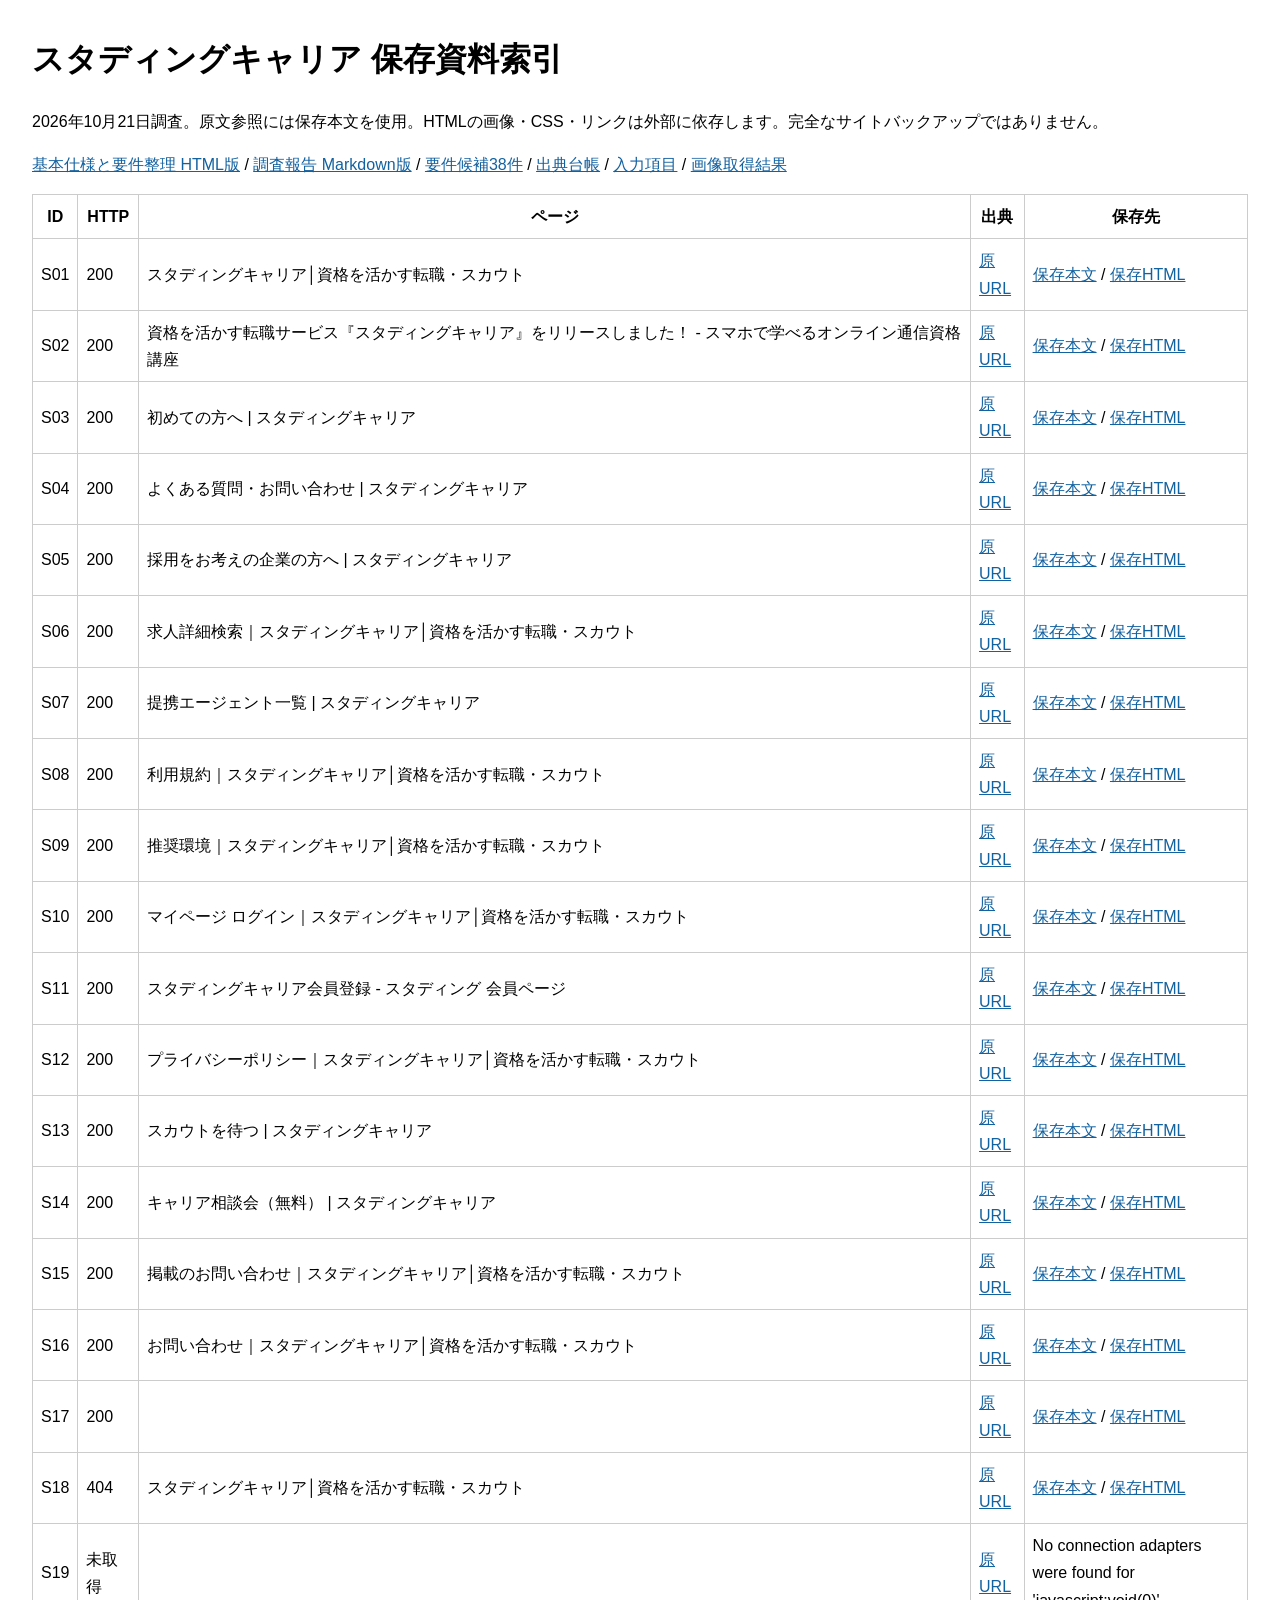
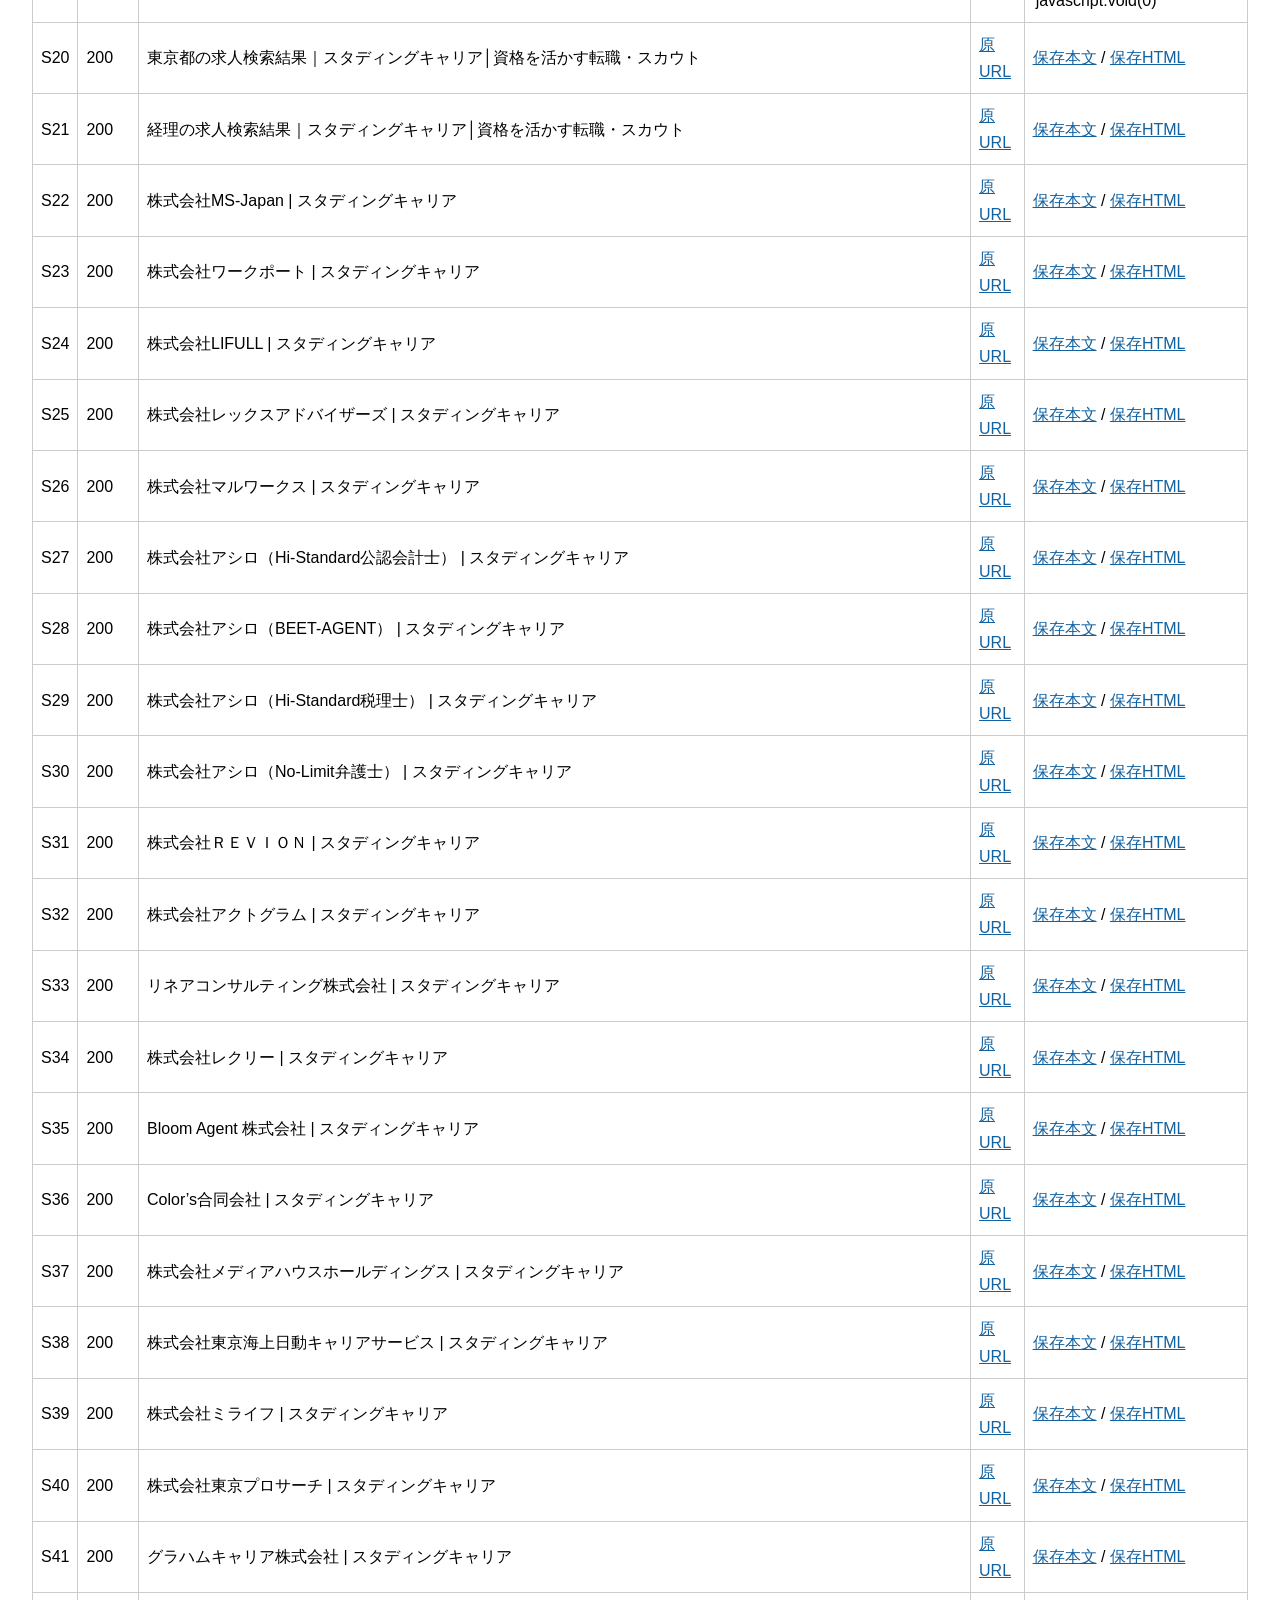
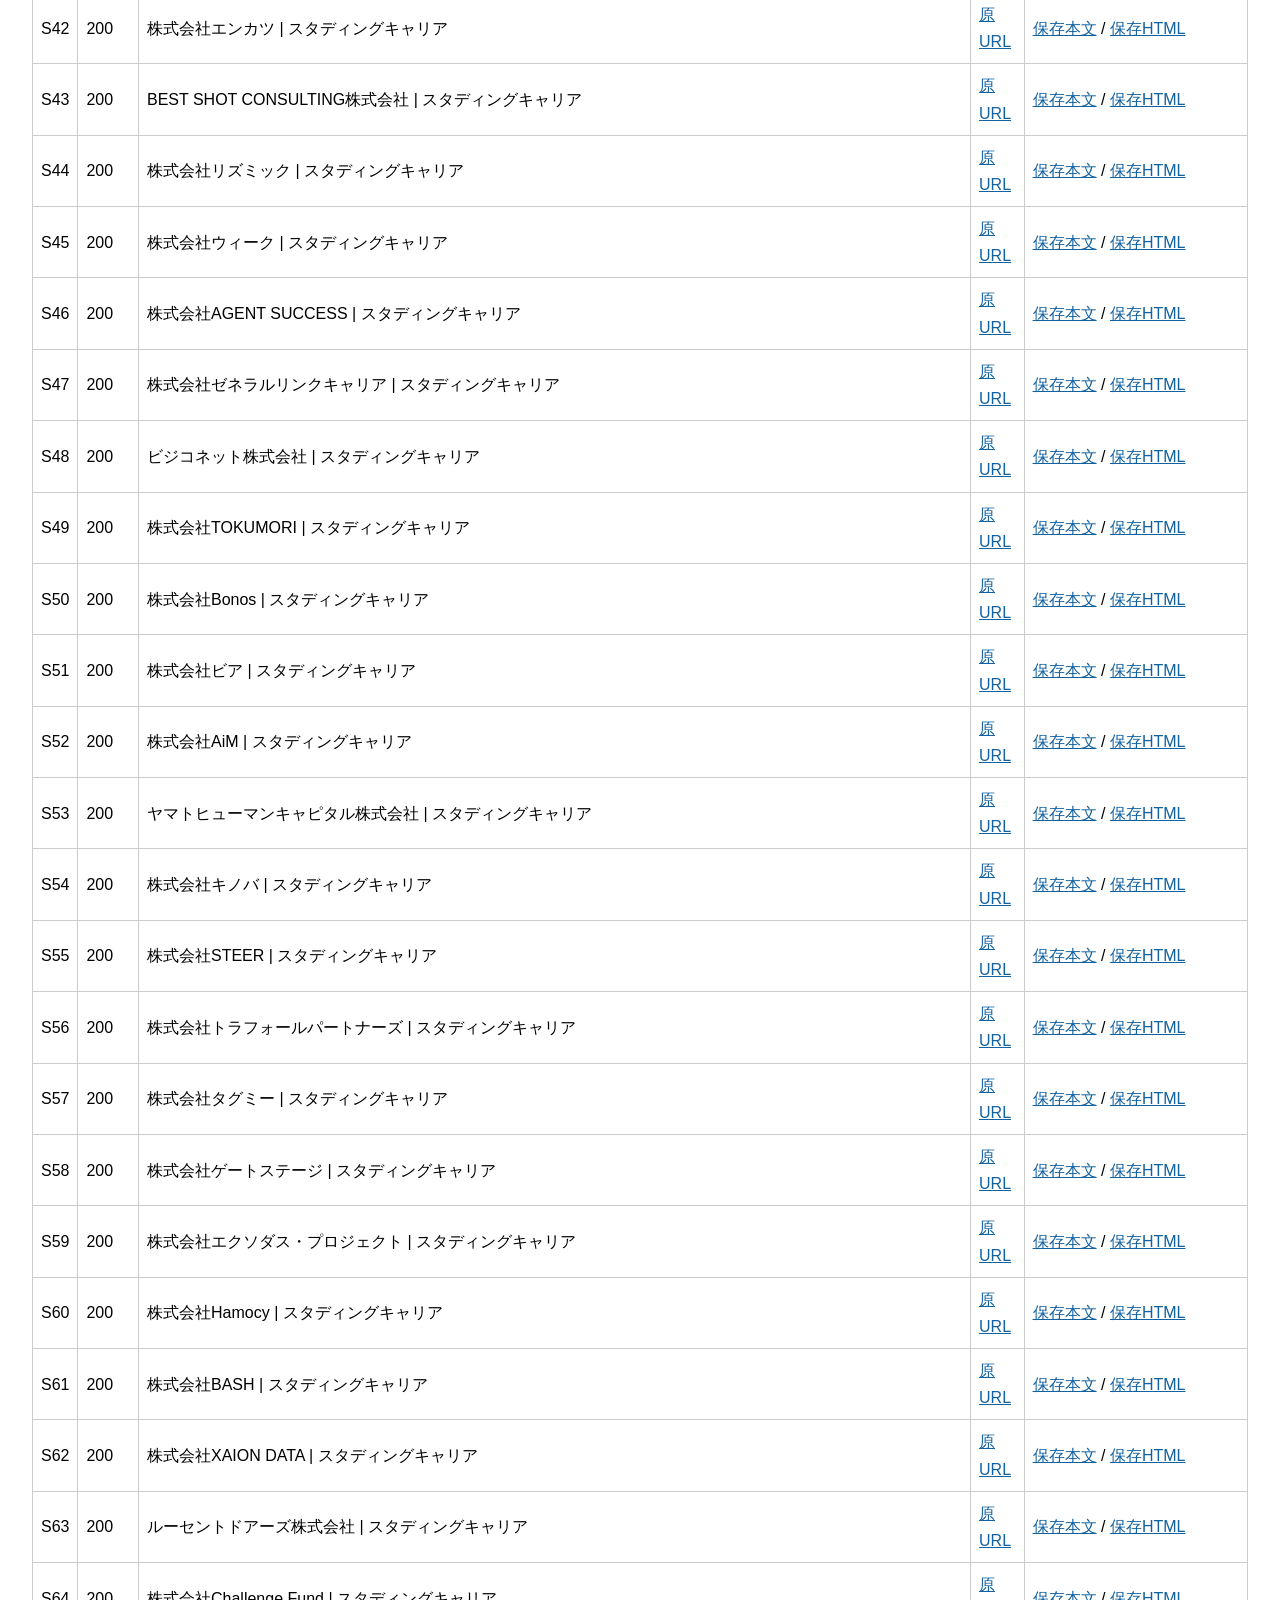
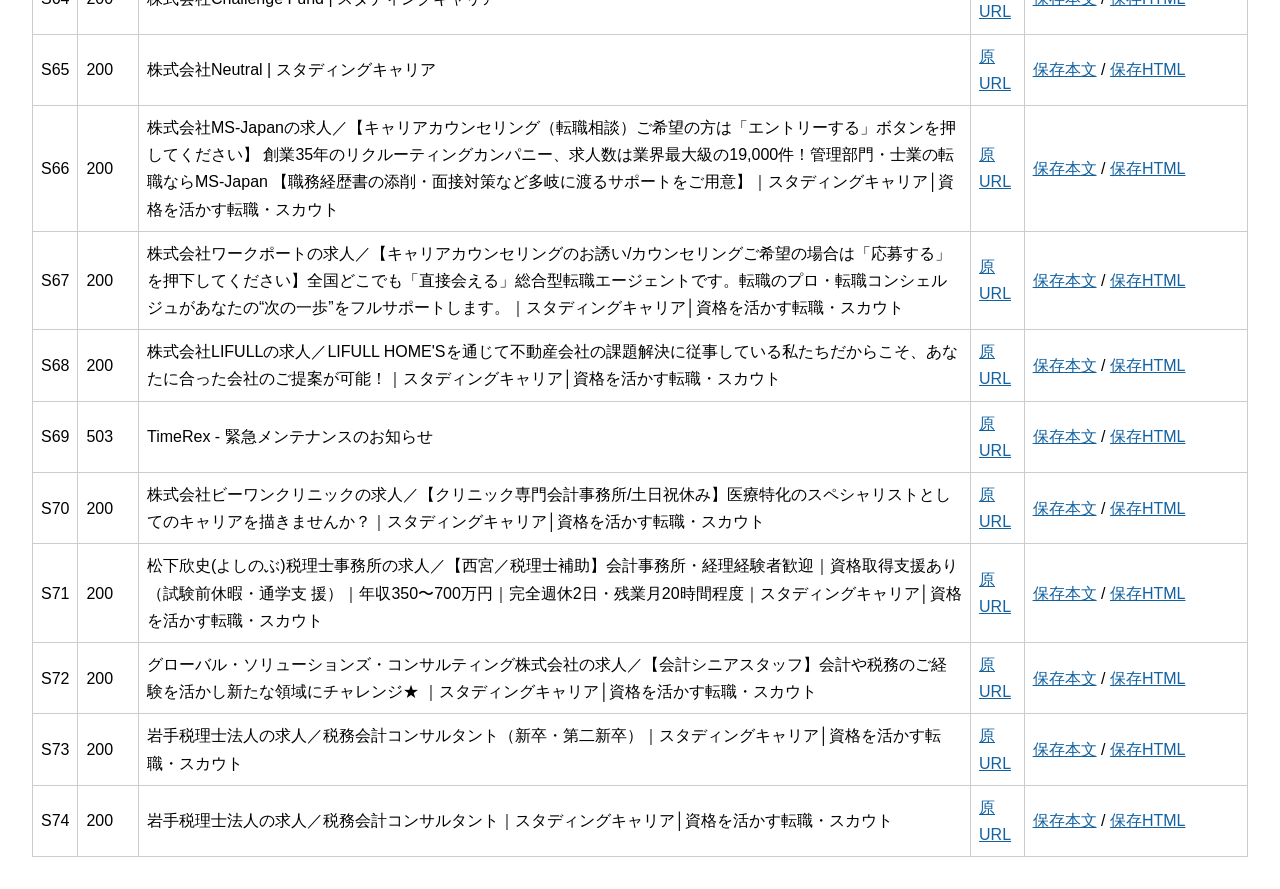
<file: research_20261021/index.html>
<!doctype html><html lang="ja"><meta charset="utf-8"><title>スタディングキャリア 保存資料索引</title><style>body{font:16px/1.7 sans-serif;margin:32px;max-width:1400px}table{border-collapse:collapse;width:100%}td,th{border:1px solid #ccc;padding:8px}a{color:#1261a0}</style><h1>スタディングキャリア 保存資料索引</h1><p>2026年10月21日調査。原文参照には保存本文を使用。HTMLの画像・CSS・リンクは外部に依存します。完全なサイトバックアップではありません。</p><p><a href="基本仕様と要件整理.html">基本仕様と要件整理 HTML版</a> / <a href="要件定義の基礎調査.md">調査報告 Markdown版</a> / <a href="requirements.csv">要件候補38件</a> / <a href="sources.csv">出典台帳</a> / <a href="form_fields.csv">入力項目</a> / <a href="assets_manifest.json">画像取得結果</a></p><table><tr><th>ID</th><th>HTTP</th><th>ページ</th><th>出典</th><th>保存先</th></tr><tr><td>S01</td><td>200</td><td>スタディングキャリア│資格を活かす転職・スカウト</td><td><a href="https://career.studying.jp/">原URL</a></td><td><a href="sources/S01.txt">保存本文</a> / <a href="sources/S01.html">保存HTML</a></td></tr><tr><td>S02</td><td>200</td><td>資格を活かす転職サービス『スタディングキャリア』をリリースしました！ - スマホで学べるオンライン通信資格講座</td><td><a href="https://studying.jp/career_release.html">原URL</a></td><td><a href="sources/S02.txt">保存本文</a> / <a href="sources/S02.html">保存HTML</a></td></tr><tr><td>S03</td><td>200</td><td>初めての方へ  |  スタディングキャリア</td><td><a href="https://career.studying.jp/column/about">原URL</a></td><td><a href="sources/S03.txt">保存本文</a> / <a href="sources/S03.html">保存HTML</a></td></tr><tr><td>S04</td><td>200</td><td>よくある質問・お問い合わせ  |  スタディングキャリア</td><td><a href="https://career.studying.jp/column/faq">原URL</a></td><td><a href="sources/S04.txt">保存本文</a> / <a href="sources/S04.html">保存HTML</a></td></tr><tr><td>S05</td><td>200</td><td>採用をお考えの企業の方へ  |  スタディングキャリア</td><td><a href="https://career.studying.jp/column/corporation">原URL</a></td><td><a href="sources/S05.txt">保存本文</a> / <a href="sources/S05.html">保存HTML</a></td></tr><tr><td>S06</td><td>200</td><td>求人詳細検索｜スタディングキャリア│資格を活かす転職・スカウト</td><td><a href="https://career.studying.jp/kyujin/search-detail">原URL</a></td><td><a href="sources/S06.txt">保存本文</a> / <a href="sources/S06.html">保存HTML</a></td></tr><tr><td>S07</td><td>200</td><td>提携エージェント一覧  |  スタディングキャリア</td><td><a href="https://career.studying.jp/column/agent-list">原URL</a></td><td><a href="sources/S07.txt">保存本文</a> / <a href="sources/S07.html">保存HTML</a></td></tr><tr><td>S08</td><td>200</td><td>利用規約｜スタディングキャリア│資格を活かす転職・スカウト</td><td><a href="https://career.studying.jp/policy?policy_no=7">原URL</a></td><td><a href="sources/S08.txt">保存本文</a> / <a href="sources/S08.html">保存HTML</a></td></tr><tr><td>S09</td><td>200</td><td>推奨環境｜スタディングキャリア│資格を活かす転職・スカウト</td><td><a href="https://career.studying.jp/contents/accessibility">原URL</a></td><td><a href="sources/S09.txt">保存本文</a> / <a href="sources/S09.html">保存HTML</a></td></tr><tr><td>S10</td><td>200</td><td>マイページ ログイン｜スタディングキャリア│資格を活かす転職・スカウト</td><td><a href="https://career.studying.jp/mypage/login">原URL</a></td><td><a href="sources/S10.txt">保存本文</a> / <a href="sources/S10.html">保存HTML</a></td></tr><tr><td>S11</td><td>200</td><td>スタディングキャリア会員登録 - スタディング 会員ページ</td><td><a href="https://member.studying.jp/career/signup/">原URL</a></td><td><a href="sources/S11.txt">保存本文</a> / <a href="sources/S11.html">保存HTML</a></td></tr><tr><td>S12</td><td>200</td><td>プライバシーポリシー｜スタディングキャリア│資格を活かす転職・スカウト</td><td><a href="https://career.studying.jp/policy?policy_no=6">原URL</a></td><td><a href="sources/S12.txt">保存本文</a> / <a href="sources/S12.html">保存HTML</a></td></tr><tr><td>S13</td><td>200</td><td>スカウトを待つ  |  スタディングキャリア</td><td><a href="https://career.studying.jp/column/scout">原URL</a></td><td><a href="sources/S13.txt">保存本文</a> / <a href="sources/S13.html">保存HTML</a></td></tr><tr><td>S14</td><td>200</td><td>キャリア相談会（無料）  |  スタディングキャリア</td><td><a href="https://career.studying.jp/column/careersupport">原URL</a></td><td><a href="sources/S14.txt">保存本文</a> / <a href="sources/S14.html">保存HTML</a></td></tr><tr><td>S15</td><td>200</td><td>掲載のお問い合わせ｜スタディングキャリア│資格を活かす転職・スカウト</td><td><a href="https://career.studying.jp/inquiry">原URL</a></td><td><a href="sources/S15.txt">保存本文</a> / <a href="sources/S15.html">保存HTML</a></td></tr><tr><td>S16</td><td>200</td><td>お問い合わせ｜スタディングキャリア│資格を活かす転職・スカウト</td><td><a href="https://career.studying.jp/member-inquiry">原URL</a></td><td><a href="sources/S16.txt">保存本文</a> / <a href="sources/S16.html">保存HTML</a></td></tr><tr><td>S17</td><td>200</td><td></td><td><a href="https://career.studying.jp/robots.txt">原URL</a></td><td><a href="sources/S17.txt">保存本文</a> / <a href="sources/S17.html">保存HTML</a></td></tr><tr><td>S18</td><td>404</td><td>スタディングキャリア│資格を活かす転職・スカウト</td><td><a href="https://career.studying.jp/sitemap.xml">原URL</a></td><td><a href="sources/S18.txt">保存本文</a> / <a href="sources/S18.html">保存HTML</a></td></tr><tr><td>S19</td><td>未取得</td><td></td><td><a href="javascript:void(0)">原URL</a></td><td>No connection adapters were found for &#x27;javascript:void(0)&#x27;</td></tr><tr><td>S20</td><td>200</td><td>東京都の求人検索結果｜スタディングキャリア│資格を活かす転職・スカウト</td><td><a href="https://career.studying.jp/zenkoku/PC13">原URL</a></td><td><a href="sources/S20.txt">保存本文</a> / <a href="sources/S20.html">保存HTML</a></td></tr><tr><td>S21</td><td>200</td><td>経理の求人検索結果｜スタディングキャリア│資格を活かす転職・スカウト</td><td><a href="https://career.studying.jp/zenkoku/MC2">原URL</a></td><td><a href="sources/S21.txt">保存本文</a> / <a href="sources/S21.html">保存HTML</a></td></tr><tr><td>S22</td><td>200</td><td>株式会社MS-Japan  |  スタディングキャリア</td><td><a href="https://career.studying.jp/column/agent/ms-japan">原URL</a></td><td><a href="sources/S22.txt">保存本文</a> / <a href="sources/S22.html">保存HTML</a></td></tr><tr><td>S23</td><td>200</td><td>株式会社ワークポート  |  スタディングキャリア</td><td><a href="https://career.studying.jp/column/agent/workport">原URL</a></td><td><a href="sources/S23.txt">保存本文</a> / <a href="sources/S23.html">保存HTML</a></td></tr><tr><td>S24</td><td>200</td><td>株式会社LIFULL  |  スタディングキャリア</td><td><a href="https://career.studying.jp/column/agent/lifull">原URL</a></td><td><a href="sources/S24.txt">保存本文</a> / <a href="sources/S24.html">保存HTML</a></td></tr><tr><td>S25</td><td>200</td><td>株式会社レックスアドバイザーズ  |  スタディングキャリア</td><td><a href="https://career.studying.jp/column/agent/rex">原URL</a></td><td><a href="sources/S25.txt">保存本文</a> / <a href="sources/S25.html">保存HTML</a></td></tr><tr><td>S26</td><td>200</td><td>株式会社マルワークス  |  スタディングキャリア</td><td><a href="https://career.studying.jp/column/agent/maruwa-kusu">原URL</a></td><td><a href="sources/S26.txt">保存本文</a> / <a href="sources/S26.html">保存HTML</a></td></tr><tr><td>S27</td><td>200</td><td>株式会社アシロ（Hi-Standard公認会計士）  |  スタディングキャリア</td><td><a href="https://career.studying.jp/column/agent/hi-standard-3">原URL</a></td><td><a href="sources/S27.txt">保存本文</a> / <a href="sources/S27.html">保存HTML</a></td></tr><tr><td>S28</td><td>200</td><td>株式会社アシロ（BEET-AGENT）  |  スタディングキャリア</td><td><a href="https://career.studying.jp/column/agent/beet-agent">原URL</a></td><td><a href="sources/S28.txt">保存本文</a> / <a href="sources/S28.html">保存HTML</a></td></tr><tr><td>S29</td><td>200</td><td>株式会社アシロ（Hi-Standard税理士）  |  スタディングキャリア</td><td><a href="https://career.studying.jp/column/agent/hi-standard-2">原URL</a></td><td><a href="sources/S29.txt">保存本文</a> / <a href="sources/S29.html">保存HTML</a></td></tr><tr><td>S30</td><td>200</td><td>株式会社アシロ（No-Limit弁護士）  |  スタディングキャリア</td><td><a href="https://career.studying.jp/column/agent/ashiro-no-limit-1">原URL</a></td><td><a href="sources/S30.txt">保存本文</a> / <a href="sources/S30.html">保存HTML</a></td></tr><tr><td>S31</td><td>200</td><td>株式会社ＲＥＶＩＯＮ  |  スタディングキャリア</td><td><a href="https://career.studying.jp/column/agent/revion">原URL</a></td><td><a href="sources/S31.txt">保存本文</a> / <a href="sources/S31.html">保存HTML</a></td></tr><tr><td>S32</td><td>200</td><td>株式会社アクトグラム  |  スタディングキャリア</td><td><a href="https://career.studying.jp/column/agent/actgram">原URL</a></td><td><a href="sources/S32.txt">保存本文</a> / <a href="sources/S32.html">保存HTML</a></td></tr><tr><td>S33</td><td>200</td><td>リネアコンサルティング株式会社  |  スタディングキャリア</td><td><a href="https://career.studying.jp/column/agent/lineaconsulting">原URL</a></td><td><a href="sources/S33.txt">保存本文</a> / <a href="sources/S33.html">保存HTML</a></td></tr><tr><td>S34</td><td>200</td><td>株式会社レクリー  |  スタディングキャリア</td><td><a href="https://career.studying.jp/column/agent/recree">原URL</a></td><td><a href="sources/S34.txt">保存本文</a> / <a href="sources/S34.html">保存HTML</a></td></tr><tr><td>S35</td><td>200</td><td>Bloom Agent 株式会社  |  スタディングキャリア</td><td><a href="https://career.studying.jp/column/agent/bloom-agent">原URL</a></td><td><a href="sources/S35.txt">保存本文</a> / <a href="sources/S35.html">保存HTML</a></td></tr><tr><td>S36</td><td>200</td><td>Color’s合同会社  |  スタディングキャリア</td><td><a href="https://career.studying.jp/column/agent/colorsllc">原URL</a></td><td><a href="sources/S36.txt">保存本文</a> / <a href="sources/S36.html">保存HTML</a></td></tr><tr><td>S37</td><td>200</td><td>株式会社メディアハウスホールディングス  |  スタディングキャリア</td><td><a href="https://career.studying.jp/column/agent/mediahouse">原URL</a></td><td><a href="sources/S37.txt">保存本文</a> / <a href="sources/S37.html">保存HTML</a></td></tr><tr><td>S38</td><td>200</td><td>株式会社東京海上日動キャリアサービス  |  スタディングキャリア</td><td><a href="https://career.studying.jp/column/agent/tokyokaijonichidocareer">原URL</a></td><td><a href="sources/S38.txt">保存本文</a> / <a href="sources/S38.html">保存HTML</a></td></tr><tr><td>S39</td><td>200</td><td>株式会社ミライフ  |  スタディングキャリア</td><td><a href="https://career.studying.jp/column/agent/miraif">原URL</a></td><td><a href="sources/S39.txt">保存本文</a> / <a href="sources/S39.html">保存HTML</a></td></tr><tr><td>S40</td><td>200</td><td>株式会社東京プロサーチ  |  スタディングキャリア</td><td><a href="https://career.studying.jp/column/agent/tokyoprofessionalserch">原URL</a></td><td><a href="sources/S40.txt">保存本文</a> / <a href="sources/S40.html">保存HTML</a></td></tr><tr><td>S41</td><td>200</td><td>グラハムキャリア株式会社  |  スタディングキャリア</td><td><a href="https://career.studying.jp/column/agent/grahamcareer">原URL</a></td><td><a href="sources/S41.txt">保存本文</a> / <a href="sources/S41.html">保存HTML</a></td></tr><tr><td>S42</td><td>200</td><td>株式会社エンカツ  |  スタディングキャリア</td><td><a href="https://career.studying.jp/column/agent/enkatsu">原URL</a></td><td><a href="sources/S42.txt">保存本文</a> / <a href="sources/S42.html">保存HTML</a></td></tr><tr><td>S43</td><td>200</td><td>BEST SHOT CONSULTING株式会社  |  スタディングキャリア</td><td><a href="https://career.studying.jp/column/agent/best-shot-consulting">原URL</a></td><td><a href="sources/S43.txt">保存本文</a> / <a href="sources/S43.html">保存HTML</a></td></tr><tr><td>S44</td><td>200</td><td>株式会社リズミック  |  スタディングキャリア</td><td><a href="https://career.studying.jp/column/agent/lismic">原URL</a></td><td><a href="sources/S44.txt">保存本文</a> / <a href="sources/S44.html">保存HTML</a></td></tr><tr><td>S45</td><td>200</td><td>株式会社ウィーク  |  スタディングキャリア</td><td><a href="https://career.studying.jp/column/agent/weec">原URL</a></td><td><a href="sources/S45.txt">保存本文</a> / <a href="sources/S45.html">保存HTML</a></td></tr><tr><td>S46</td><td>200</td><td>株式会社AGENT SUCCESS  |  スタディングキャリア</td><td><a href="https://career.studying.jp/column/agent/agentsuccess">原URL</a></td><td><a href="sources/S46.txt">保存本文</a> / <a href="sources/S46.html">保存HTML</a></td></tr><tr><td>S47</td><td>200</td><td>株式会社ゼネラルリンクキャリア  |  スタディングキャリア</td><td><a href="https://career.studying.jp/column/agent/generallinkcareer">原URL</a></td><td><a href="sources/S47.txt">保存本文</a> / <a href="sources/S47.html">保存HTML</a></td></tr><tr><td>S48</td><td>200</td><td>ビジコネット株式会社  |  スタディングキャリア</td><td><a href="https://career.studying.jp/column/agent/busiconet">原URL</a></td><td><a href="sources/S48.txt">保存本文</a> / <a href="sources/S48.html">保存HTML</a></td></tr><tr><td>S49</td><td>200</td><td>株式会社TOKUMORI  |  スタディングキャリア</td><td><a href="https://career.studying.jp/column/agent/tokumori">原URL</a></td><td><a href="sources/S49.txt">保存本文</a> / <a href="sources/S49.html">保存HTML</a></td></tr><tr><td>S50</td><td>200</td><td>株式会社Bonos  |  スタディングキャリア</td><td><a href="https://career.studying.jp/column/agent/bonos">原URL</a></td><td><a href="sources/S50.txt">保存本文</a> / <a href="sources/S50.html">保存HTML</a></td></tr><tr><td>S51</td><td>200</td><td>株式会社ビア  |  スタディングキャリア</td><td><a href="https://career.studying.jp/column/agent/bia">原URL</a></td><td><a href="sources/S51.txt">保存本文</a> / <a href="sources/S51.html">保存HTML</a></td></tr><tr><td>S52</td><td>200</td><td>株式会社AiM  |  スタディングキャリア</td><td><a href="https://career.studying.jp/column/agent/aim">原URL</a></td><td><a href="sources/S52.txt">保存本文</a> / <a href="sources/S52.html">保存HTML</a></td></tr><tr><td>S53</td><td>200</td><td>ヤマトヒューマンキャピタル株式会社  |  スタディングキャリア</td><td><a href="https://career.studying.jp/column/agent/%e3%83%a4%e3%83%9e%e3%83%88%e3%83%92%e3%83%a5%e3%83%bc%e3%83%9e%e3%83%b3%e3%82%ad%e3%83%a3%e3%83%94%e3%82%bf%e3%83%ab%e6%a0%aa%e5%bc%8f%e4%bc%9a%e7%a4%be">原URL</a></td><td><a href="sources/S53.txt">保存本文</a> / <a href="sources/S53.html">保存HTML</a></td></tr><tr><td>S54</td><td>200</td><td>株式会社キノバ  |  スタディングキャリア</td><td><a href="https://career.studying.jp/column/agent/keenova">原URL</a></td><td><a href="sources/S54.txt">保存本文</a> / <a href="sources/S54.html">保存HTML</a></td></tr><tr><td>S55</td><td>200</td><td>株式会社STEER  |  スタディングキャリア</td><td><a href="https://career.studying.jp/column/agent/steer">原URL</a></td><td><a href="sources/S55.txt">保存本文</a> / <a href="sources/S55.html">保存HTML</a></td></tr><tr><td>S56</td><td>200</td><td>株式会社トラフォールパートナーズ  |  スタディングキャリア</td><td><a href="https://career.studying.jp/column/agent/trufurpartners">原URL</a></td><td><a href="sources/S56.txt">保存本文</a> / <a href="sources/S56.html">保存HTML</a></td></tr><tr><td>S57</td><td>200</td><td>株式会社タグミー  |  スタディングキャリア</td><td><a href="https://career.studying.jp/column/agent/humaribution">原URL</a></td><td><a href="sources/S57.txt">保存本文</a> / <a href="sources/S57.html">保存HTML</a></td></tr><tr><td>S58</td><td>200</td><td>株式会社ゲートステージ  |  スタディングキャリア</td><td><a href="https://career.studying.jp/column/agent/gatestage">原URL</a></td><td><a href="sources/S58.txt">保存本文</a> / <a href="sources/S58.html">保存HTML</a></td></tr><tr><td>S59</td><td>200</td><td>株式会社エクソダス・プロジェクト  |  スタディングキャリア</td><td><a href="https://career.studying.jp/column/agent/ex-p">原URL</a></td><td><a href="sources/S59.txt">保存本文</a> / <a href="sources/S59.html">保存HTML</a></td></tr><tr><td>S60</td><td>200</td><td>株式会社Hamocy  |  スタディングキャリア</td><td><a href="https://career.studying.jp/column/agent/%e6%a0%aa%e5%bc%8f%e4%bc%9a%e7%a4%behamocy">原URL</a></td><td><a href="sources/S60.txt">保存本文</a> / <a href="sources/S60.html">保存HTML</a></td></tr><tr><td>S61</td><td>200</td><td>株式会社BASH  |  スタディングキャリア</td><td><a href="https://career.studying.jp/column/agent/bash">原URL</a></td><td><a href="sources/S61.txt">保存本文</a> / <a href="sources/S61.html">保存HTML</a></td></tr><tr><td>S62</td><td>200</td><td>株式会社XAION DATA  |  スタディングキャリア</td><td><a href="https://career.studying.jp/column/agent/xaion-data">原URL</a></td><td><a href="sources/S62.txt">保存本文</a> / <a href="sources/S62.html">保存HTML</a></td></tr><tr><td>S63</td><td>200</td><td>ルーセントドアーズ株式会社  |  スタディングキャリア</td><td><a href="https://career.studying.jp/column/agent/lucentdoors">原URL</a></td><td><a href="sources/S63.txt">保存本文</a> / <a href="sources/S63.html">保存HTML</a></td></tr><tr><td>S64</td><td>200</td><td>株式会社Challenge Fund  |  スタディングキャリア</td><td><a href="https://career.studying.jp/column/agent/challenge-fund">原URL</a></td><td><a href="sources/S64.txt">保存本文</a> / <a href="sources/S64.html">保存HTML</a></td></tr><tr><td>S65</td><td>200</td><td>株式会社Neutral  |  スタディングキャリア</td><td><a href="https://career.studying.jp/column/agent/neutral">原URL</a></td><td><a href="sources/S65.txt">保存本文</a> / <a href="sources/S65.html">保存HTML</a></td></tr><tr><td>S66</td><td>200</td><td>株式会社MS-Japanの求人／【キャリアカウンセリング（転職相談）ご希望の方は「エントリーする」ボタンを押してください】
創業35年のリクルーティングカンパニー、求人数は業界最大級の19,000件！管理部門・士業の転職ならMS-Japan
【職務経歴書の添削・面接対策など多岐に渡るサポートをご用意】｜スタディングキャリア│資格を活かす転職・スカウト</td><td><a href="https://career.studying.jp/kyujin/229636">原URL</a></td><td><a href="sources/S66.txt">保存本文</a> / <a href="sources/S66.html">保存HTML</a></td></tr><tr><td>S67</td><td>200</td><td>株式会社ワークポートの求人／【キャリアカウンセリングのお誘い/カウンセリングご希望の場合は「応募する」を押下してください】全国どこでも「直接会える」総合型転職エージェントです。転職のプロ・転職コンシェルジュがあなたの“次の一歩”をフルサポートします。｜スタディングキャリア│資格を活かす転職・スカウト</td><td><a href="https://career.studying.jp/kyujin/310845">原URL</a></td><td><a href="sources/S67.txt">保存本文</a> / <a href="sources/S67.html">保存HTML</a></td></tr><tr><td>S68</td><td>200</td><td>株式会社LIFULLの求人／LIFULL HOME&#x27;Sを通じて不動産会社の課題解決に従事している私たちだからこそ、あなたに合った会社のご提案が可能！｜スタディングキャリア│資格を活かす転職・スカウト</td><td><a href="https://career.studying.jp/kyujin/248576">原URL</a></td><td><a href="sources/S68.txt">保存本文</a> / <a href="sources/S68.html">保存HTML</a></td></tr><tr><td>S69</td><td>503</td><td>TimeRex - 緊急メンテナンスのお知らせ</td><td><a href="https://link.studying.jp/wp_career_entry">原URL</a></td><td><a href="sources/S69.txt">保存本文</a> / <a href="sources/S69.html">保存HTML</a></td></tr><tr><td>S70</td><td>200</td><td>株式会社ビーワンクリニックの求人／【クリニック専門会計事務所/土日祝休み】医療特化のスペシャリストとしてのキャリアを描きませんか？｜スタディングキャリア│資格を活かす転職・スカウト</td><td><a href="https://career.studying.jp/kyujin/258525">原URL</a></td><td><a href="sources/S70.txt">保存本文</a> / <a href="sources/S70.html">保存HTML</a></td></tr><tr><td>S71</td><td>200</td><td>松下欣史(よしのぶ)税理士事務所の求人／【西宮／税理士補助】会計事務所・経理経験者歓迎｜資格取得支援あり（試験前休暇・通学支
援）｜年収350〜700万円｜完全週休2日・残業月20時間程度｜スタディングキャリア│資格を活かす転職・スカウト</td><td><a href="https://career.studying.jp/kyujin/324113">原URL</a></td><td><a href="sources/S71.txt">保存本文</a> / <a href="sources/S71.html">保存HTML</a></td></tr><tr><td>S72</td><td>200</td><td>グローバル・ソリューションズ・コンサルティング株式会社の求人／【会計シニアスタッフ】会計や税務のご経験を活かし新たな領域にチャレンジ★ ｜スタディングキャリア│資格を活かす転職・スカウト</td><td><a href="https://career.studying.jp/kyujin/323600">原URL</a></td><td><a href="sources/S72.txt">保存本文</a> / <a href="sources/S72.html">保存HTML</a></td></tr><tr><td>S73</td><td>200</td><td>岩手税理士法人の求人／税務会計コンサルタント（新卒・第二新卒）｜スタディングキャリア│資格を活かす転職・スカウト</td><td><a href="https://career.studying.jp/kyujin/326115">原URL</a></td><td><a href="sources/S73.txt">保存本文</a> / <a href="sources/S73.html">保存HTML</a></td></tr><tr><td>S74</td><td>200</td><td>岩手税理士法人の求人／税務会計コンサルタント｜スタディングキャリア│資格を活かす転職・スカウト</td><td><a href="https://career.studying.jp/kyujin/326114">原URL</a></td><td><a href="sources/S74.txt">保存本文</a> / <a href="sources/S74.html">保存HTML</a></td></tr></table></html>
</file>
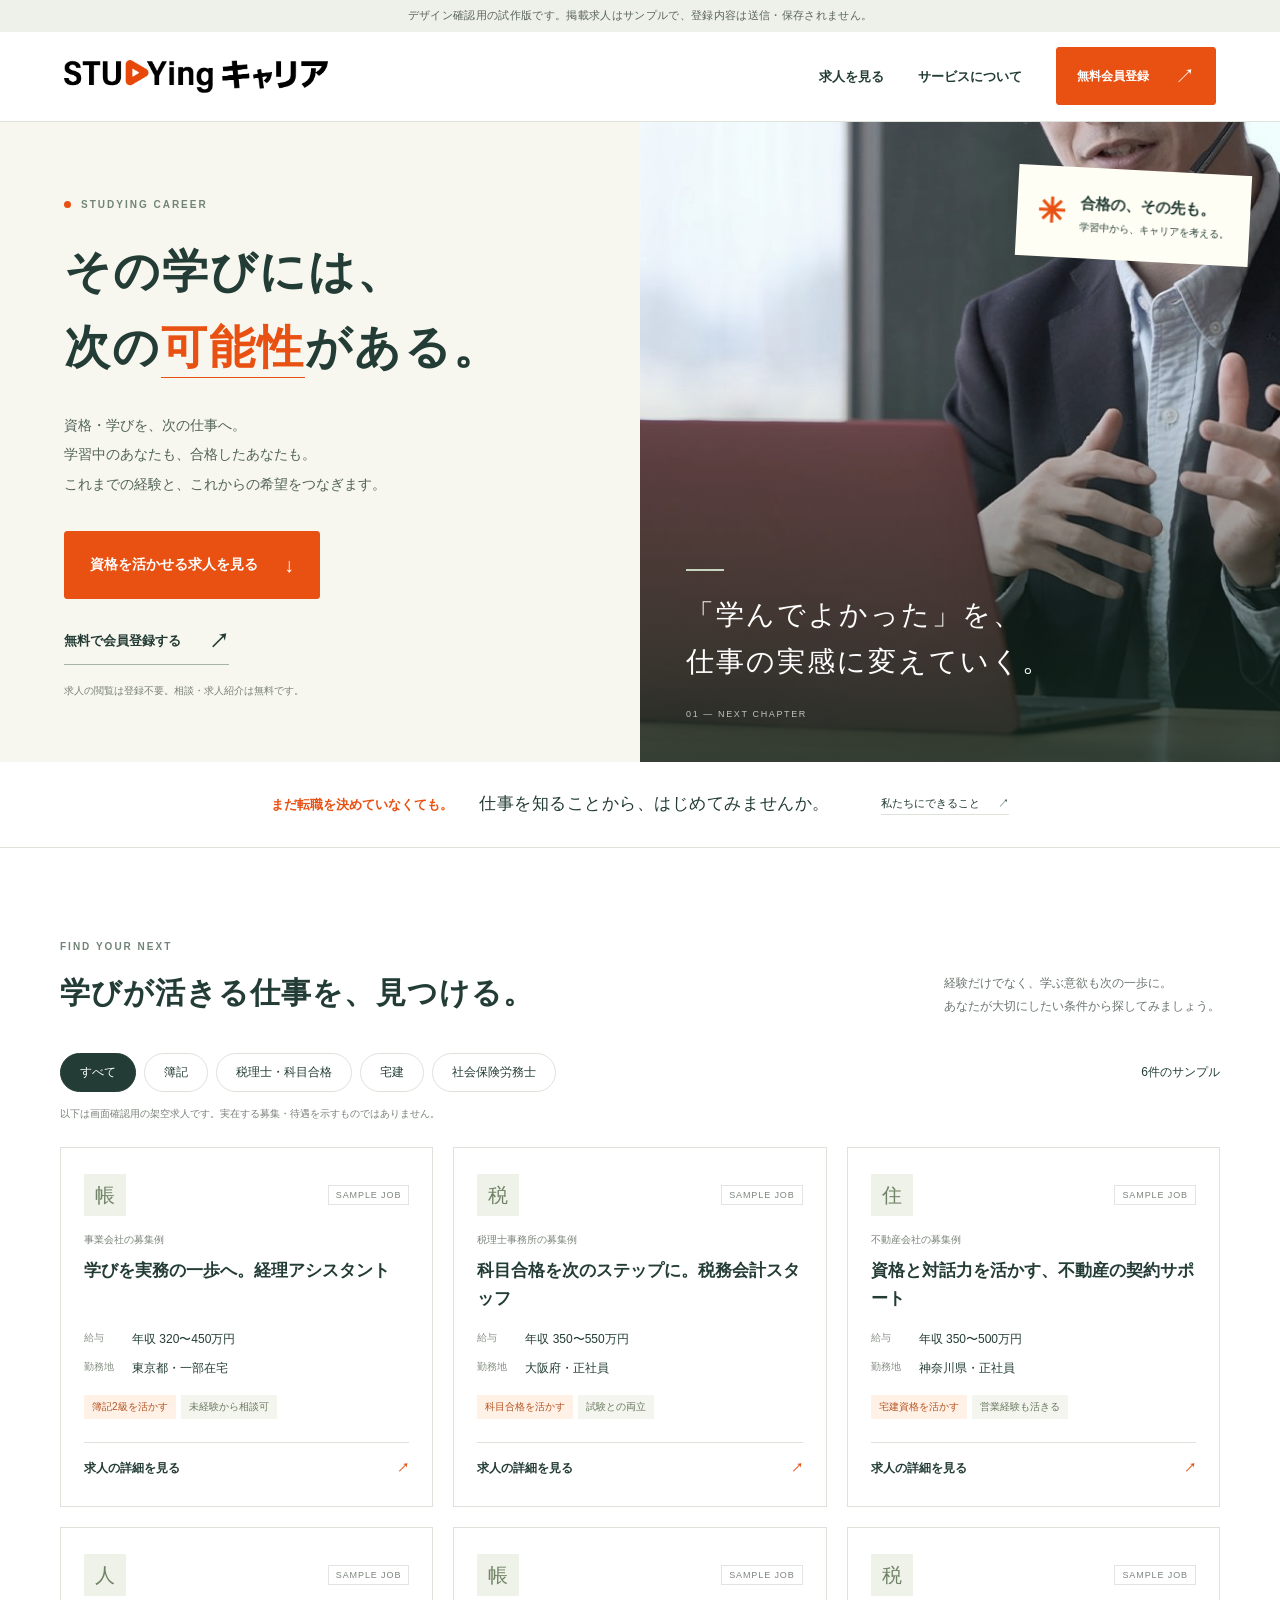
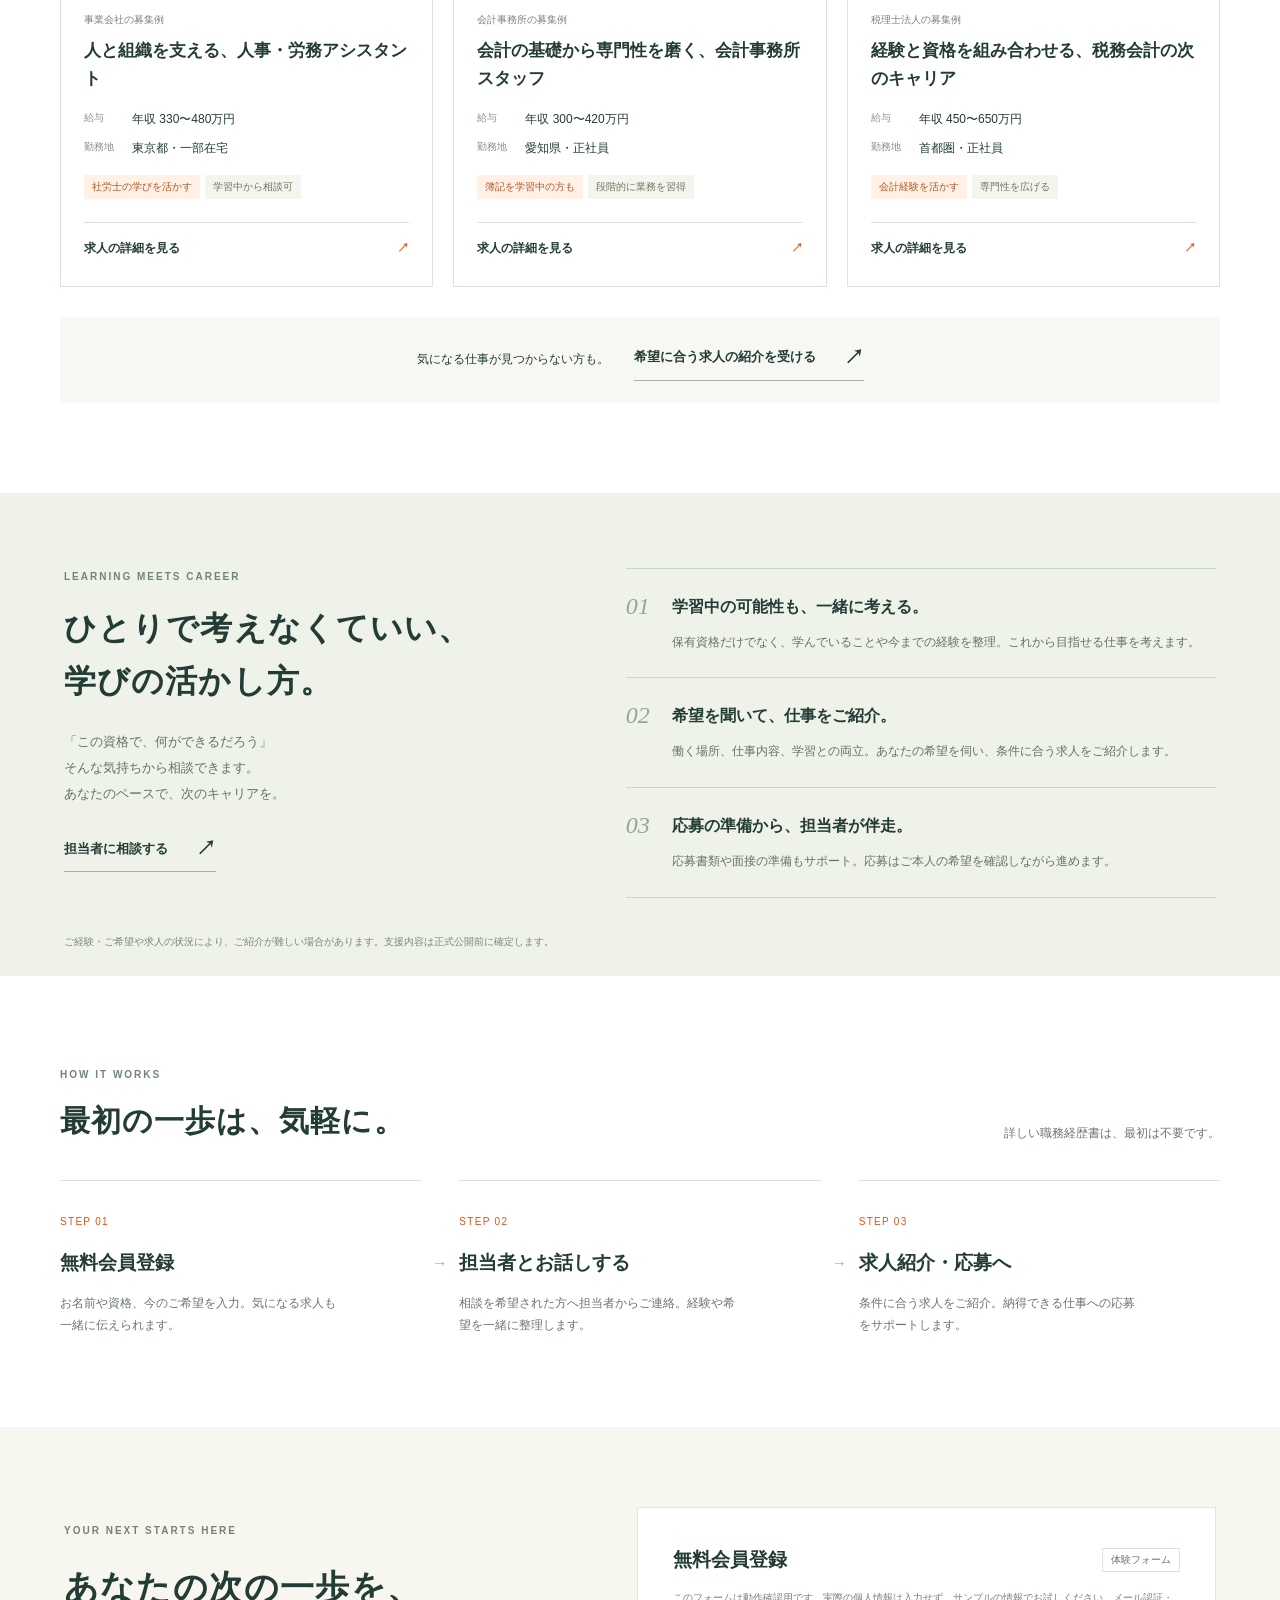
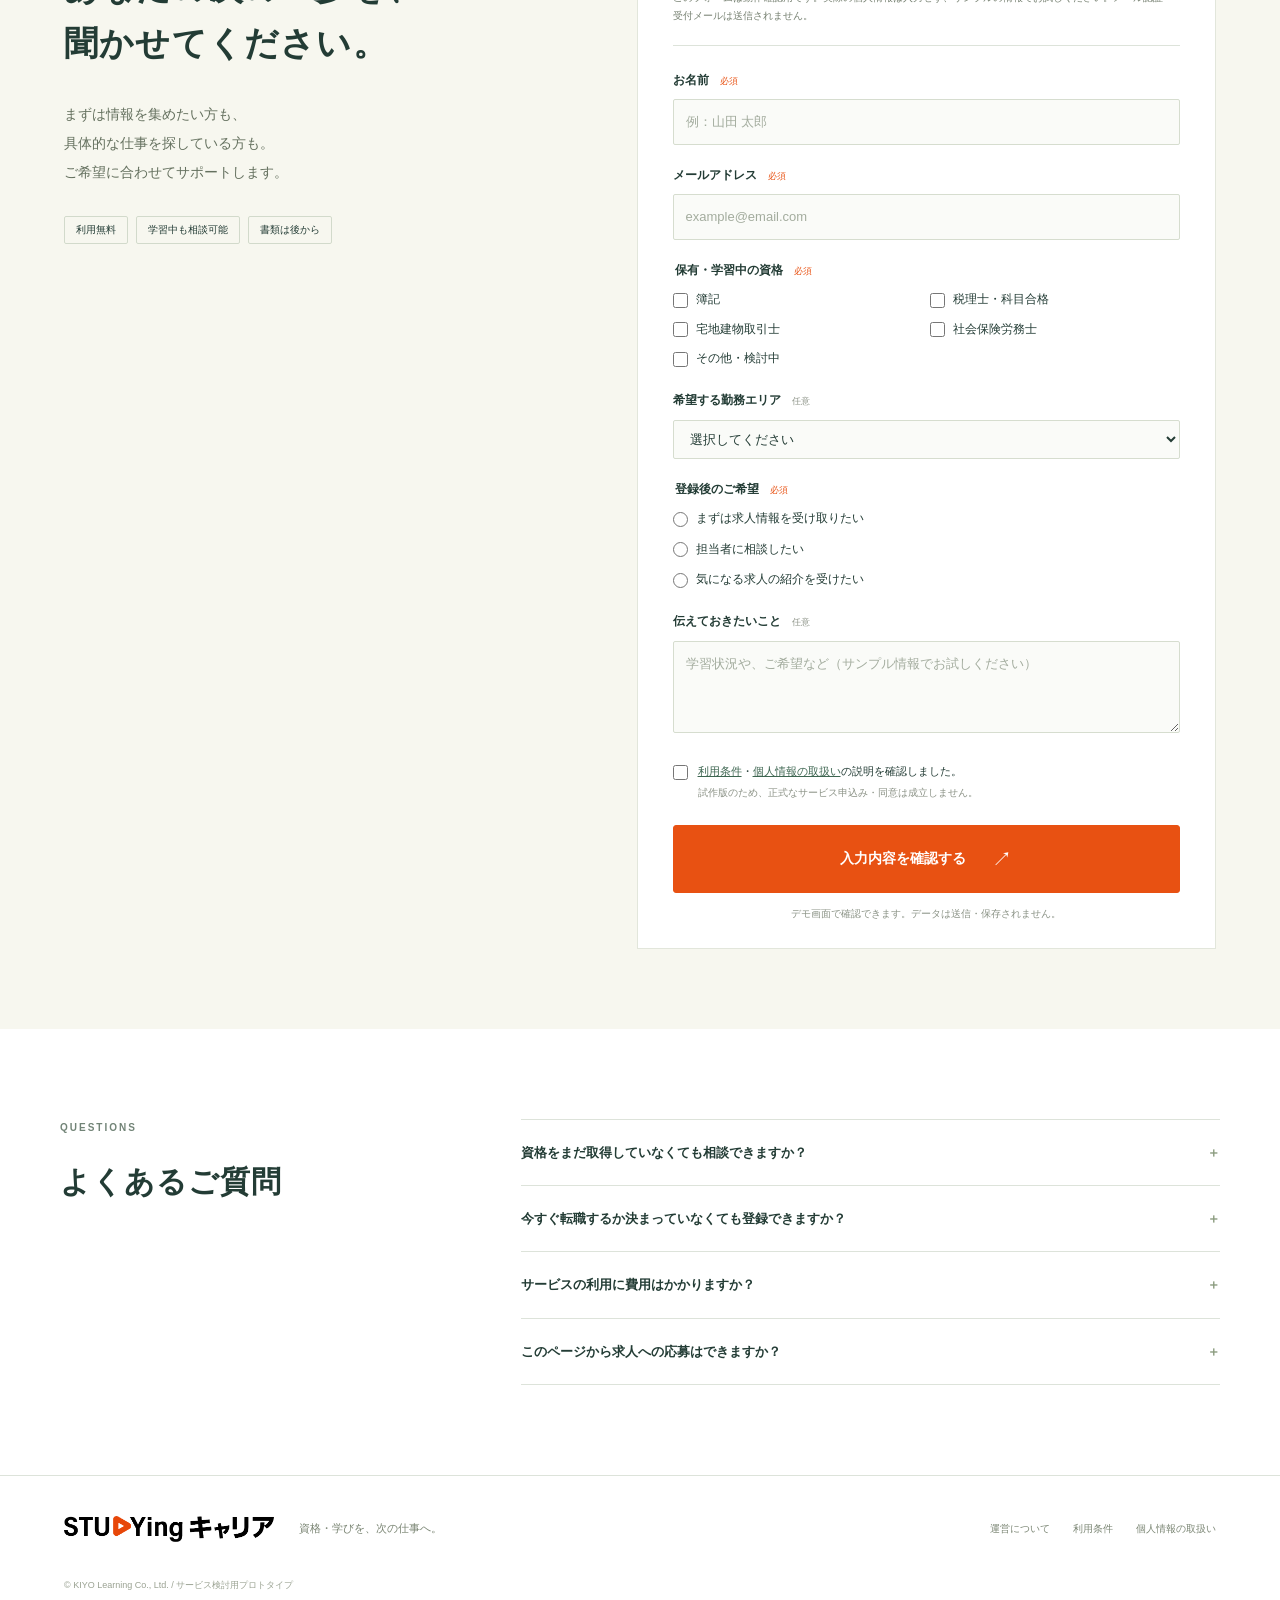
<file: simple-lp/index.html>
<!doctype html>
<html lang="ja">
<head>
<meta charset="utf-8"><meta name="viewport" content="width=device-width,initial-scale=1">
<title>スタディングキャリア｜資格・学びを、次の仕事へ。</title>
<meta name="description" content="資格や学びを活かせる仕事を見つける。求人閲覧とキャリア相談・会員登録の体験をご確認いただける試作版です。">
<link rel="stylesheet" href="style.css"><script src="app.js" defer></script>
</head>
<body>
<div class="prototype">デザイン確認用の試作版です。掲載求人はサンプルで、登録内容は送信・保存されません。</div>
<header class="header"><a class="brand" href="#" aria-label="スタディングキャリア トップ"><img src="assets/logo.png" alt="STUDYingキャリア" width="264" height="36"></a><nav aria-label="メインナビゲーション"><a href="#jobs">求人を見る</a><a href="#support">サービスについて</a><a class="button small" href="#register">無料会員登録 <span aria-hidden="true">↗</span></a></nav></header>
<main>
<section class="hero"><div class="hero-copy"><p class="eyebrow"><span></span> STUDYING CAREER</p><h1>その学びには、<br>次の<span>可能性</span>がある。</h1><p class="hero-description">資格・学びを、次の仕事へ。<br>学習中のあなたも、合格したあなたも。<br>これまでの経験と、これからの希望をつなぎます。</p><div class="hero-actions"><a class="button" href="#jobs">資格を活かせる求人を見る <span aria-hidden="true">↓</span></a><a class="text-link" href="#register">無料で会員登録する <span aria-hidden="true">↗</span></a></div><p class="hero-note">求人の閲覧は登録不要。相談・求人紹介は無料です。</p></div><div class="hero-visual"><img src="assets/career.jpg" alt="オンラインで仕事やキャリアについて対話するイメージ" width="1400" height="600"><div class="visual-caption"><span class="caption-line"></span><p>「学んでよかった」を、<br>仕事の実感に変えていく。</p><span class="caption-index">01 — NEXT CHAPTER</span></div><div class="floating-note"><span aria-hidden="true">✳</span><div>合格の、その先も。<small>学習中から、キャリアを考える。</small></div></div></div></section>
<div class="intro-strip"><span>まだ転職を決めていなくても。</span><p>仕事を知ることから、はじめてみませんか。</p><a href="#support">私たちにできること <span aria-hidden="true">↗</span></a></div>
<section class="section jobs" id="jobs"><div class="section-heading"><div><p class="eyebrow">FIND YOUR NEXT</p><h2>学びが活きる仕事を、見つける。</h2></div><p>経験だけでなく、学ぶ意欲も次の一歩に。<br>あなたが大切にしたい条件から探してみましょう。</p></div><div class="jobs-toolbar"><div class="filters" role="group" aria-label="資格で求人を絞り込む"><button class="filter active" data-filter="all" aria-pressed="true">すべて</button><button class="filter" data-filter="簿記" aria-pressed="false">簿記</button><button class="filter" data-filter="税理士" aria-pressed="false">税理士・科目合格</button><button class="filter" data-filter="宅建" aria-pressed="false">宅建</button><button class="filter" data-filter="社労士" aria-pressed="false">社会保険労務士</button></div><span class="job-count" aria-live="polite"></span></div><p class="sample-note">以下は画面確認用の架空求人です。実在する募集・待遇を示すものではありません。</p><div class="job-grid" id="job-grid"></div><div class="jobs-bottom"><span>気になる仕事が見つからない方も。</span><a class="text-link" href="#register">希望に合う求人の紹介を受ける <span aria-hidden="true">↗</span></a></div></section>
<section class="support" id="support"><div class="support-inner"><div class="support-heading"><p class="eyebrow">LEARNING MEETS CAREER</p><h2>ひとりで考えなくていい、<br>学びの活かし方。</h2><p>「この資格で、何ができるだろう」<br>そんな気持ちから相談できます。<br>あなたのペースで、次のキャリアを。</p><a class="text-link" href="#register">担当者に相談する <span aria-hidden="true">↗</span></a></div><div class="support-items"><article><span class="number">01</span><div><h3>学習中の可能性も、一緒に考える。</h3><p>保有資格だけでなく、学んでいることや今までの経験を整理。これから目指せる仕事を考えます。</p></div></article><article><span class="number">02</span><div><h3>希望を聞いて、仕事をご紹介。</h3><p>働く場所、仕事内容、学習との両立。あなたの希望を伺い、条件に合う求人をご紹介します。</p></div></article><article><span class="number">03</span><div><h3>応募の準備から、担当者が伴走。</h3><p>応募書類や面接の準備もサポート。応募はご本人の希望を確認しながら進めます。</p></div></article></div></div><p class="support-footnote">ご経験・ご希望や求人の状況により、ご紹介が難しい場合があります。支援内容は正式公開前に確定します。</p></section>
<section class="section flow"><div class="section-heading"><div><p class="eyebrow">HOW IT WORKS</p><h2>最初の一歩は、気軽に。</h2></div><p>詳しい職務経歴書は、最初は不要です。</p></div><div class="flow-grid"><article><span>STEP 01</span><h3>無料会員登録</h3><p>お名前や資格、今のご希望を入力。気になる求人も一緒に伝えられます。</p></article><article><span>STEP 02</span><h3>担当者とお話しする</h3><p>相談を希望された方へ担当者からご連絡。経験や希望を一緒に整理します。</p></article><article><span>STEP 03</span><h3>求人紹介・応募へ</h3><p>条件に合う求人をご紹介。納得できる仕事への応募をサポートします。</p></article></div></section>
<section class="register-section" id="register"><div class="register-intro"><p class="eyebrow">YOUR NEXT STARTS HERE</p><h2>あなたの次の一歩を、<br>聞かせてください。</h2><p>まずは情報を集めたい方も、<br>具体的な仕事を探している方も。<br>ご希望に合わせてサポートします。</p><div class="register-points"><span>利用無料</span><span>学習中も相談可能</span><span>書類は後から</span></div></div><form id="registration" novalidate><h3>無料会員登録 <span>体験フォーム</span></h3><p class="form-notice">このフォームは動作確認用です。実際の個人情報は入力せず、サンプルの情報でお試しください。メール認証・受付メールは送信されません。</p><div class="selected-job" id="selected-job" hidden><div><small>気になっている求人</small><strong id="selected-job-title"></strong></div><button type="button" id="clear-job" aria-label="選択した求人を解除">×</button></div><div class="form-row"><label for="name">お名前 <span class="required">必須</span></label><input id="name" name="name" autocomplete="name" placeholder="例：山田 太郎" required maxlength="80"></div><div class="form-row"><label for="email">メールアドレス <span class="required">必須</span></label><input id="email" name="email" type="email" autocomplete="email" placeholder="example@email.com" required maxlength="254"></div><fieldset class="form-row"><legend>保有・学習中の資格 <span class="required">必須</span></legend><div class="checkboxes"><label><input type="checkbox" name="qualification" value="簿記">簿記</label><label><input type="checkbox" name="qualification" value="税理士">税理士・科目合格</label><label><input type="checkbox" name="qualification" value="宅建">宅地建物取引士</label><label><input type="checkbox" name="qualification" value="社労士">社会保険労務士</label><label><input type="checkbox" name="qualification" value="その他">その他・検討中</label></div></fieldset><div class="form-row"><label for="location">希望する勤務エリア <span class="optional">任意</span></label><select id="location" name="location"><option value="">選択してください</option>首都圏</option><option>関西</option><option>東海</option><option>その他の地域</option><option>リモート勤務を希望</option><option>まだ決まっていない</option></select></div><fieldset class="form-row"><legend>登録後のご希望 <span class="required">必須</span></legend><div class="radios"><label><input type="radio" name="purpose" value="情報収集" required>まずは求人情報を受け取りたい</label><label><input type="radio" name="purpose" value="キャリア相談">担当者に相談したい</label><label><input type="radio" name="purpose" value="求人紹介">気になる求人の紹介を受けたい</label></div></fieldset><div class="form-row"><label for="message">伝えておきたいこと <span class="optional">任意</span></label><textarea id="message" name="message" rows="3" maxlength="1000" placeholder="学習状況や、ご希望など（サンプル情報でお試しください）"></textarea></div><label class="consent"><input id="consent" type="checkbox" required><span><button type="button" class="inline-link" data-policy="terms">利用条件</button>・<button type="button" class="inline-link" data-policy="privacy">個人情報の取扱い</button>の説明を確認しました。<br><small>試作版のため、正式なサービス申込み・同意は成立しません。</small></span></label><p id="form-error" class="form-error" role="alert"></p><button class="button submit" type="submit">入力内容を確認する <span aria-hidden="true">↗</span></button><p class="form-bottom-note">デモ画面で確認できます。データは送信・保存されません。</p></form></section>
<section class="section faq"><div><p class="eyebrow">QUESTIONS</p><h2>よくあるご質問</h2></div><div class="faq-list"><details><summary>資格をまだ取得していなくても相談できますか？</summary><p>学習中の方も相談いただけるサービスを予定しています。ご経験や学習状況、求人の募集条件を踏まえて、担当者とキャリアを考えていきます。</p></details><details><summary>今すぐ転職するか決まっていなくても登録できますか？</summary><p>はい。情報収集から始めたい方も利用できる構成です。登録時にご希望を選べるので、相談や応募を希望しない段階でも意思を伝えられます。</p></details><details><summary>サービスの利用に費用はかかりますか？</summary><p>求職者の相談・求人紹介は無料とする予定です。この試作ページから実際の登録や契約は行われません。</p></details><details><summary>このページから求人への応募はできますか？</summary><p>現在は試作版のため応募できません。掲載求人は架空のサンプルです。正式公開時は、ご本人の希望を確認してから担当者が応募をサポートする想定です。</p></details></div></section>
</main><footer><a href="#" class="brand"><img src="assets/logo.png" alt="STUDYingキャリア" width="230" height="32"></a><p>資格・学びを、次の仕事へ。</p><div class="footer-links"><button data-policy="company">運営について</button><button data-policy="terms">利用条件</button><button data-policy="privacy">個人情報の取扱い</button></div><small>© KIYO Learning Co., Ltd. / サービス検討用プロトタイプ</small></footer>
<dialog id="job-dialog" aria-labelledby="job-dialog-title"><div class="dialog-top"><span>求人詳細 <b>サンプル</b></span><button class="close-dialog" aria-label="閉じる">×</button></div><div id="job-detail"></div><button class="button dialog-cta" id="job-register">この求人について相談する <span aria-hidden="true">↗</span></button></dialog>
<dialog id="info-dialog" aria-labelledby="info-title"><div class="dialog-top"><span>INFORMATION</span><button class="close-dialog" aria-label="閉じる">×</button></div><h2 id="info-title"></h2><div id="info-body"></div><button class="button close-dialog">閉じる</button></dialog>
<dialog id="confirmation" aria-labelledby="confirmation-title"><div class="dialog-top"><span>REGISTRATION PREVIEW</span><button class="close-dialog" aria-label="閉じる">×</button></div><h2 id="confirmation-title">入力内容をご確認ください。</h2><p>これは登録の体験画面です。受付・メール送信・情報の保存は行いません。</p><dl id="confirmation-data"></dl><div class="confirmation-actions"><button class="secondary close-dialog">入力に戻る</button><button class="button" id="finish-demo">デモを完了する</button></div></dialog>
</body></html>
</file>
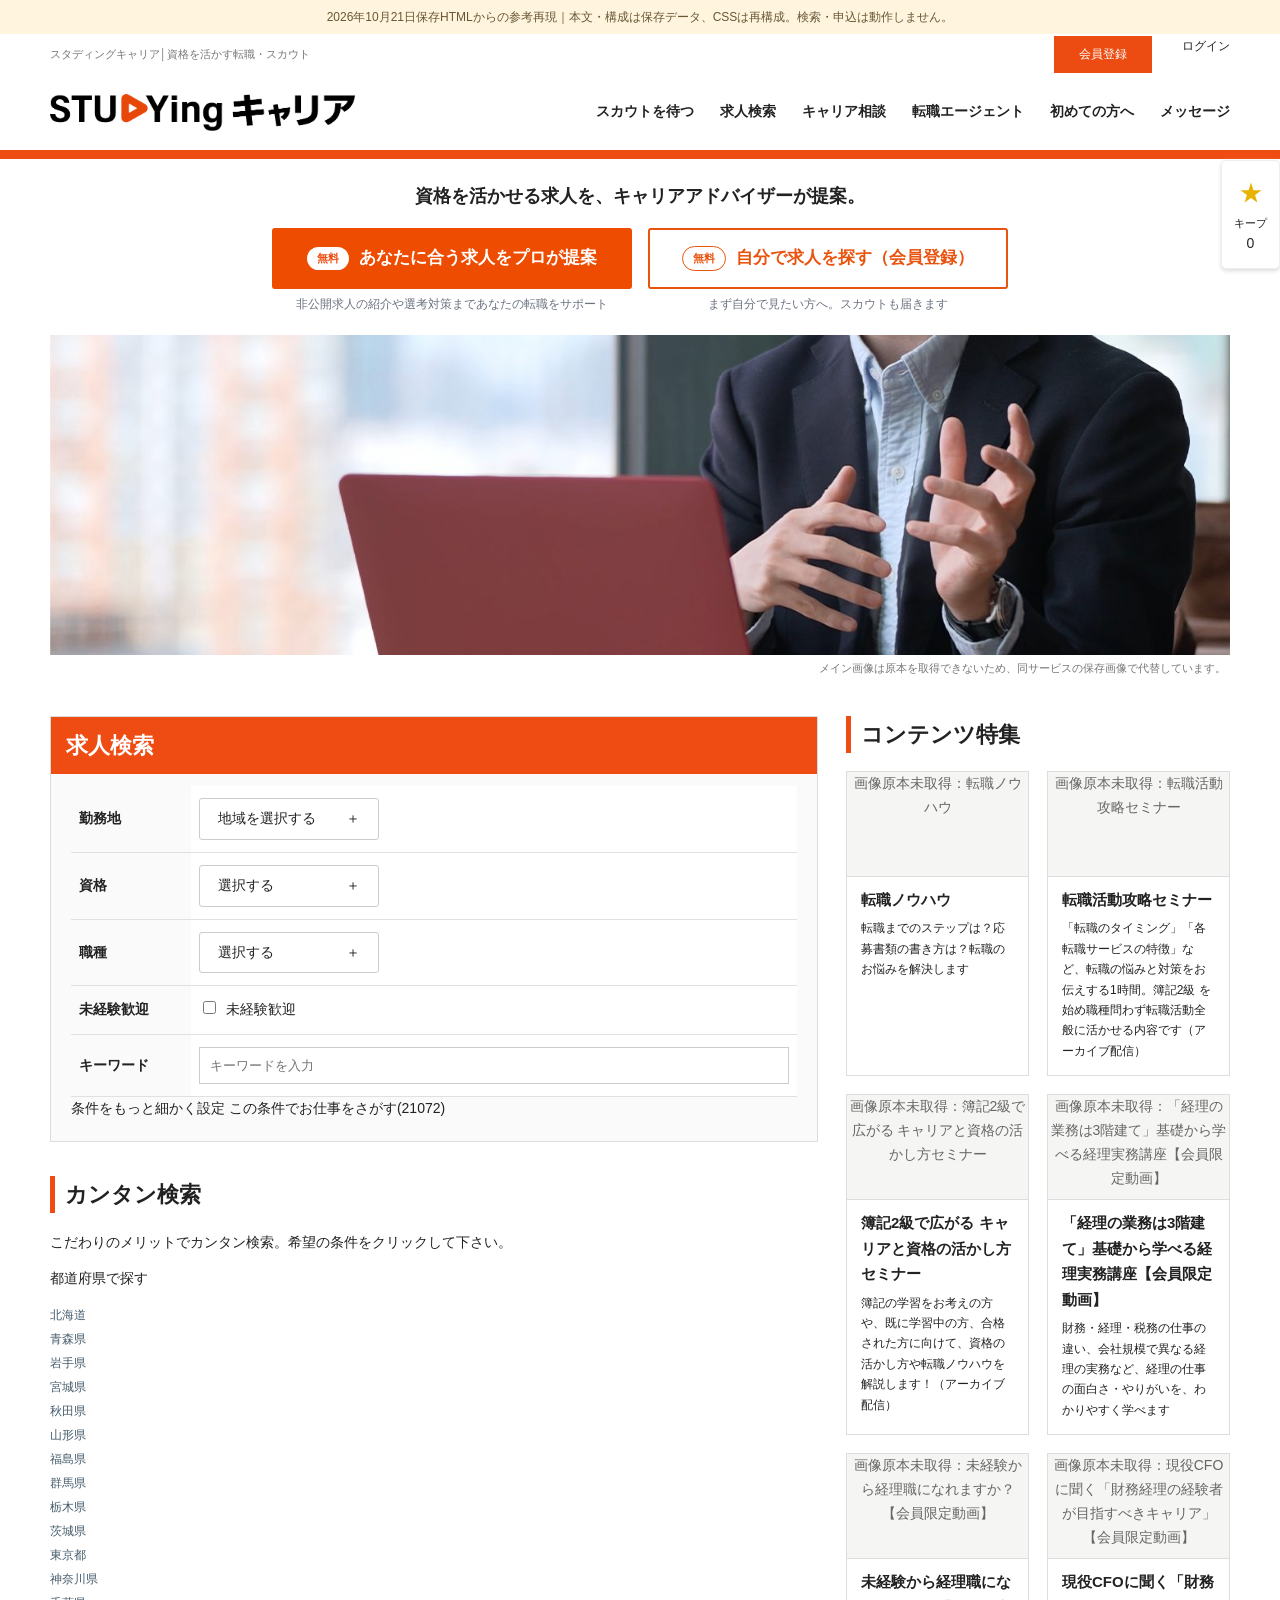
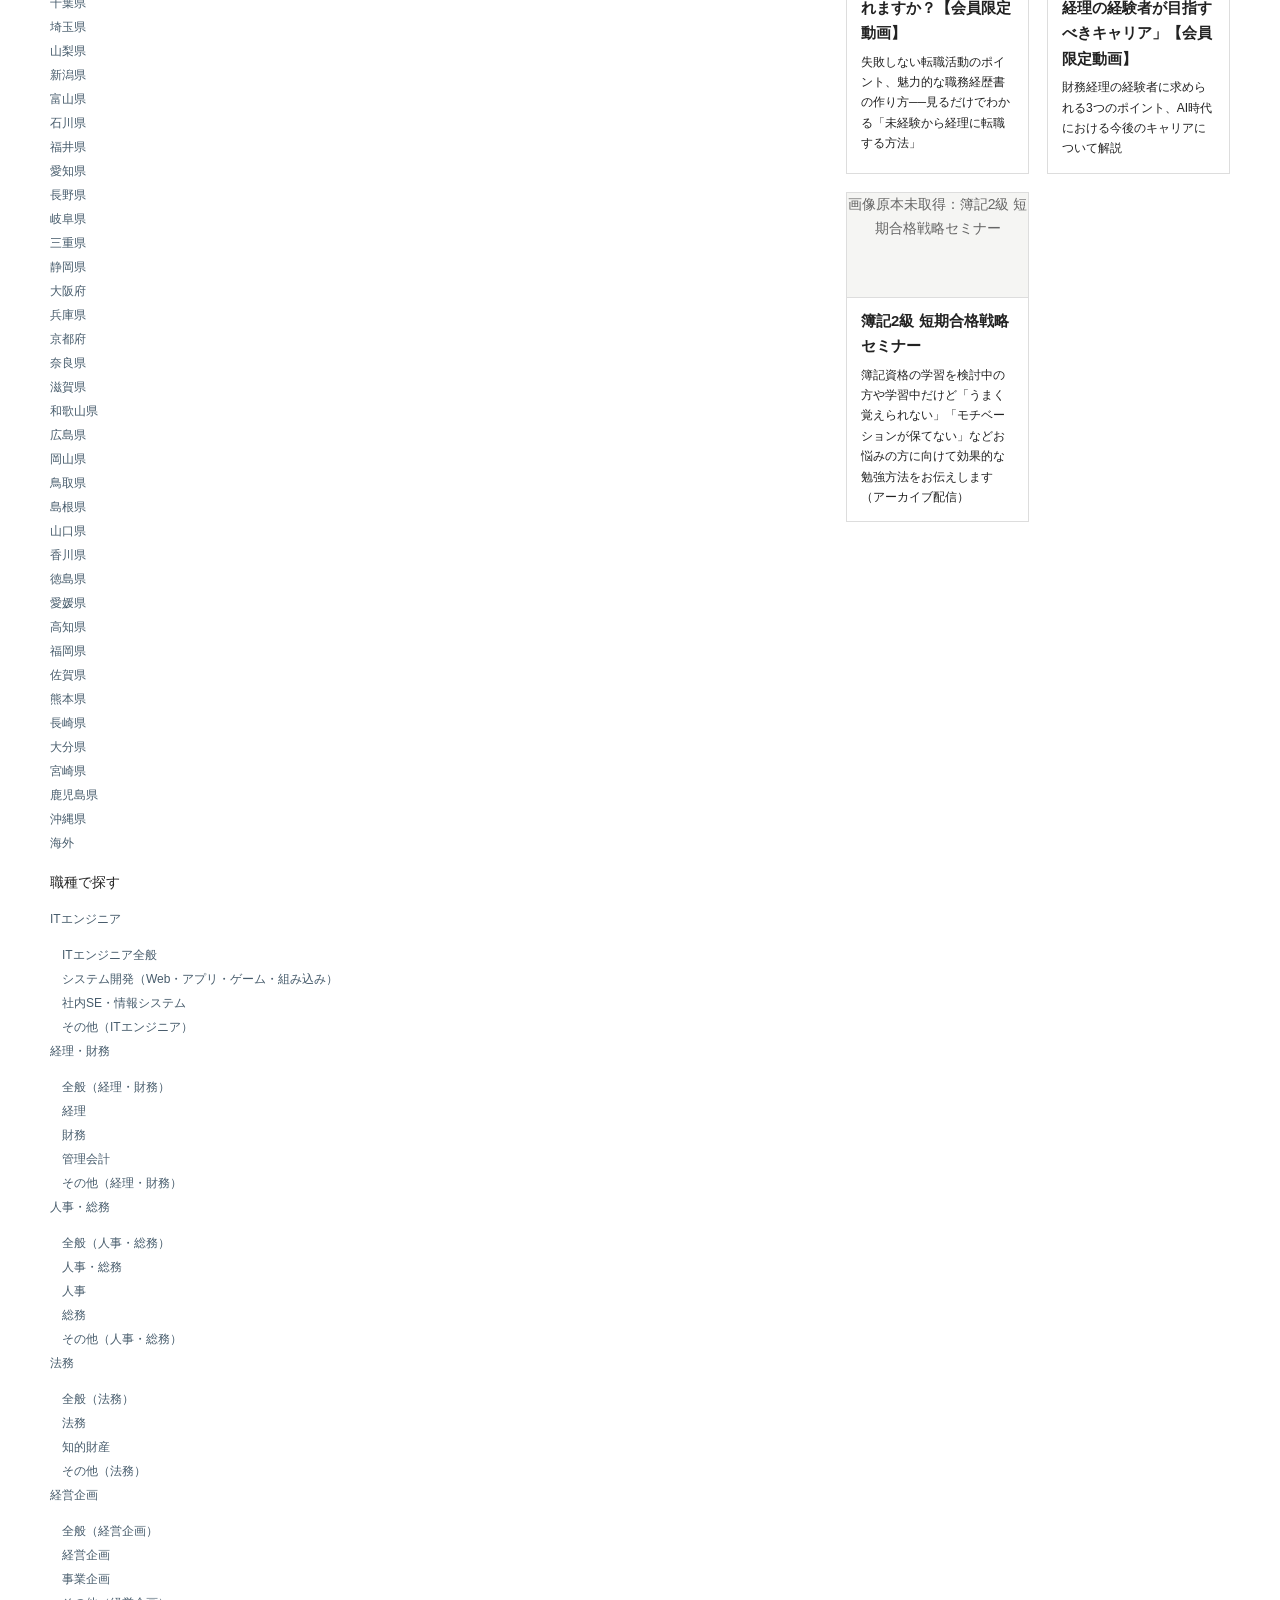
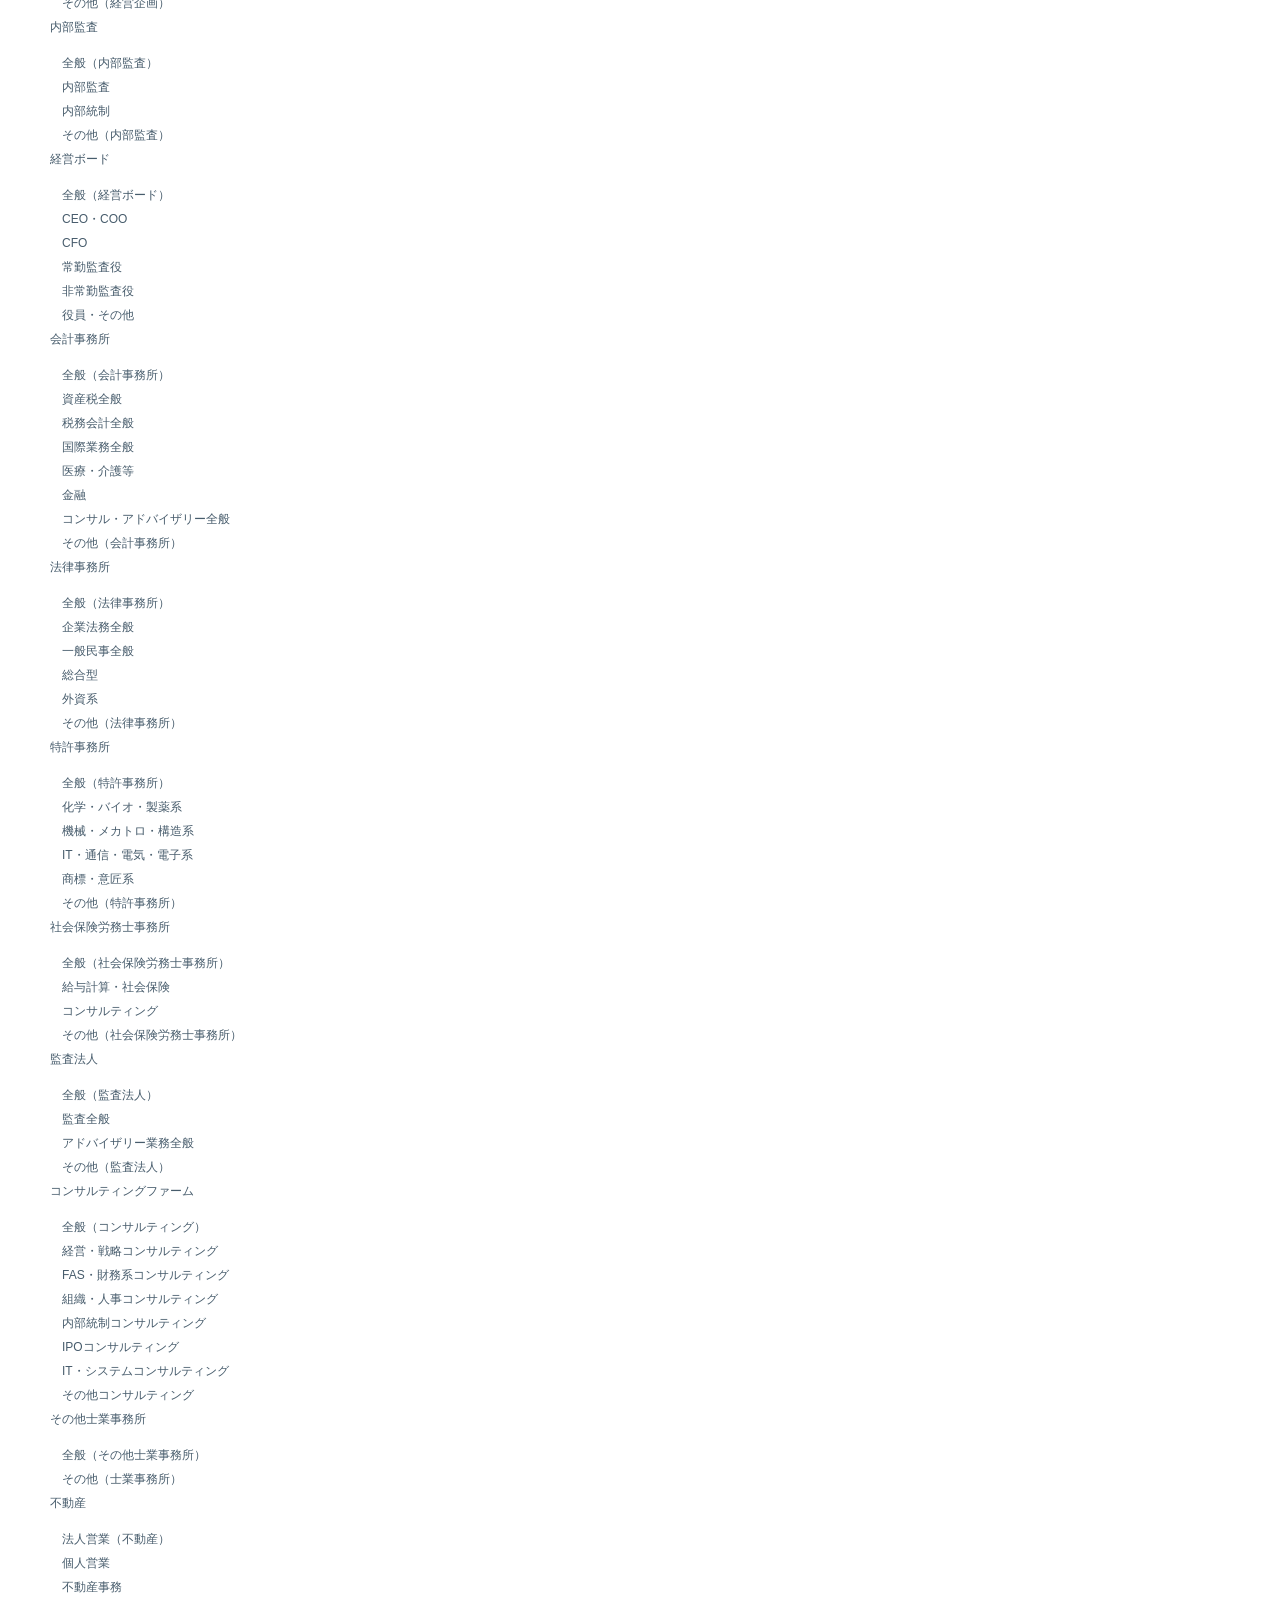
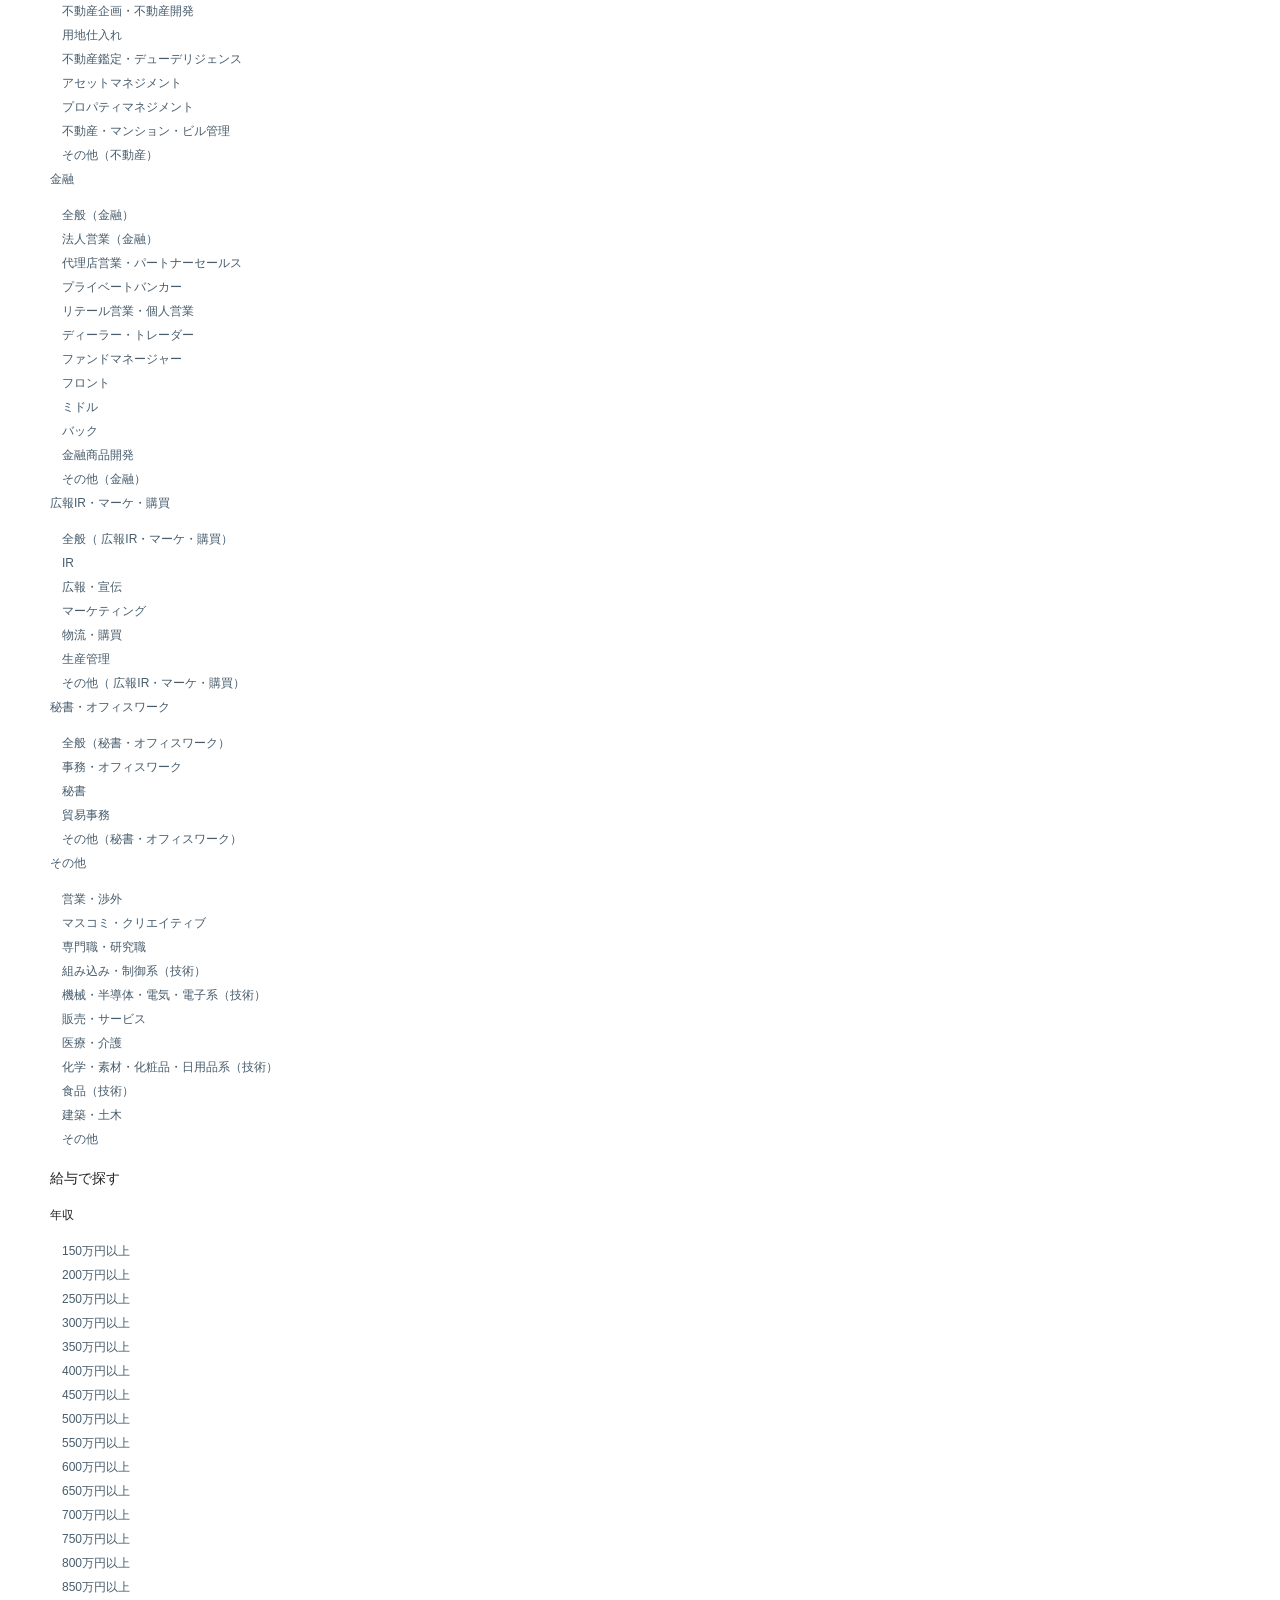
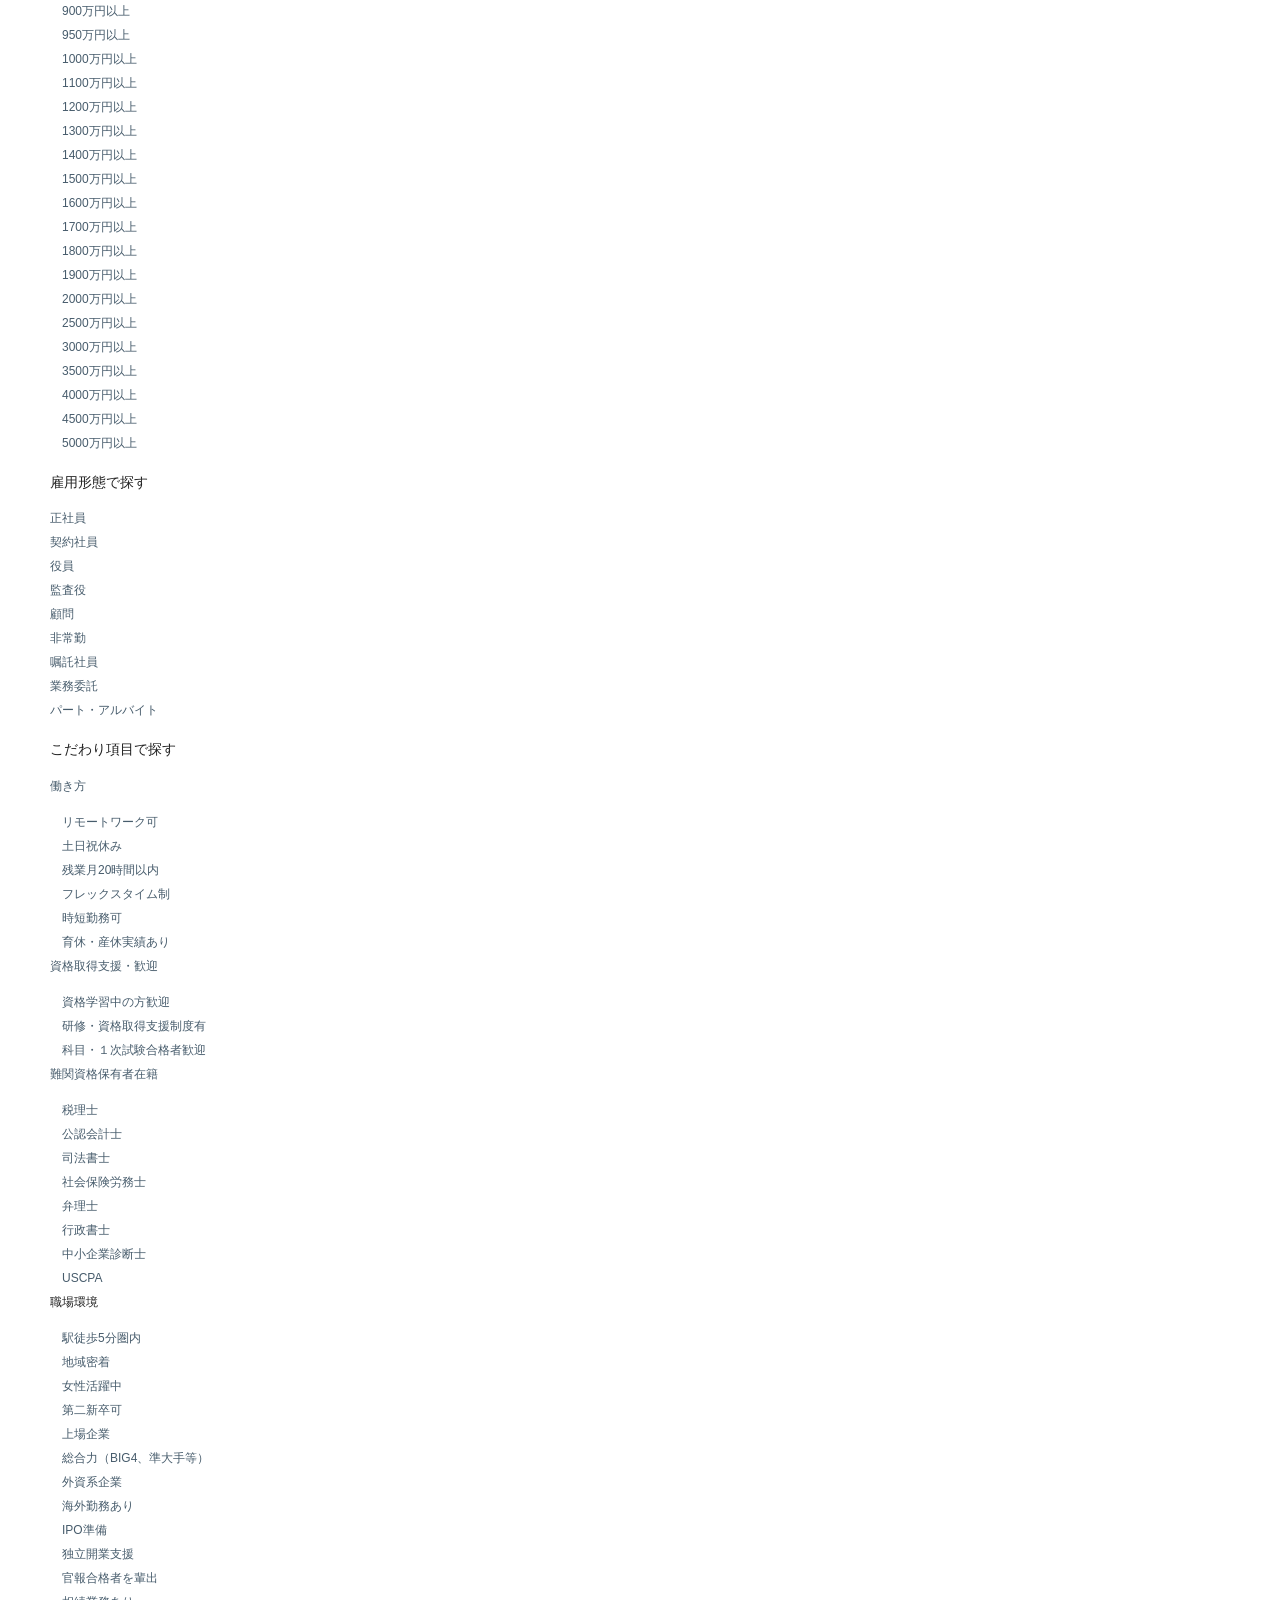
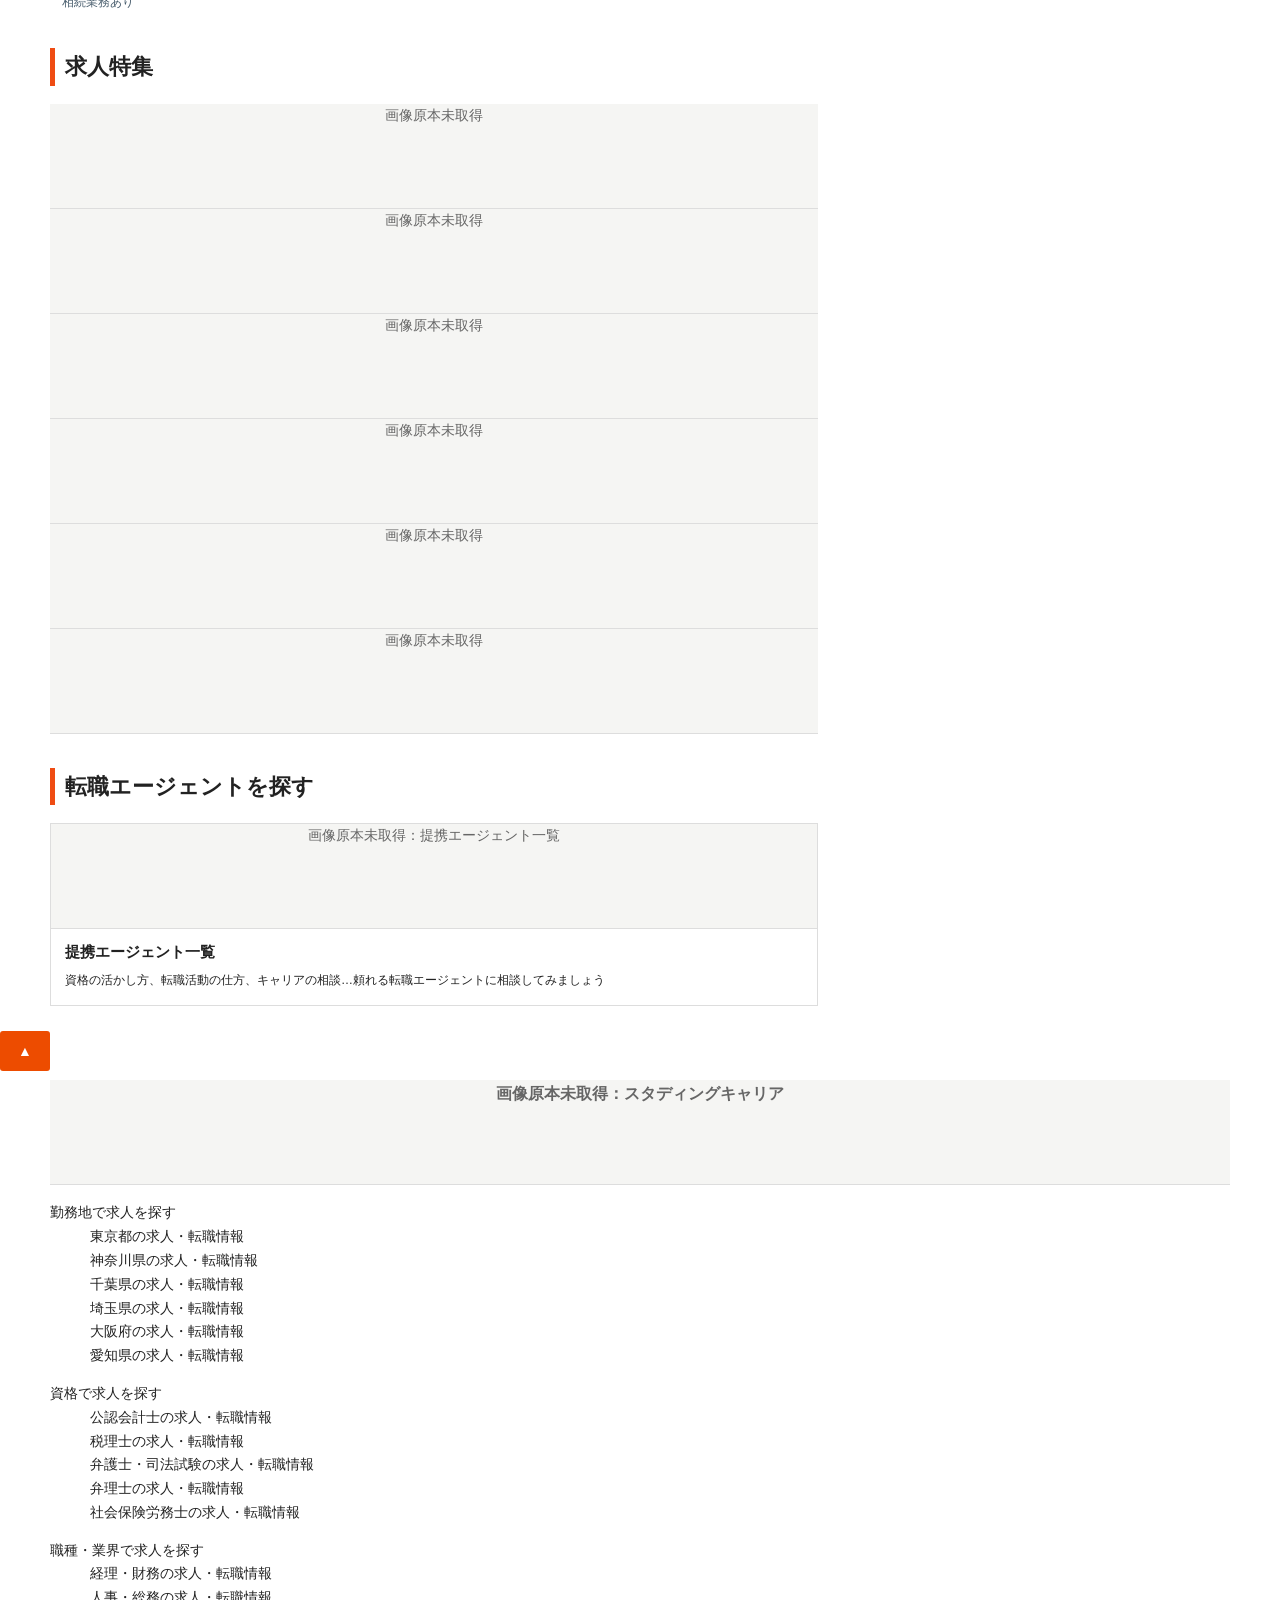
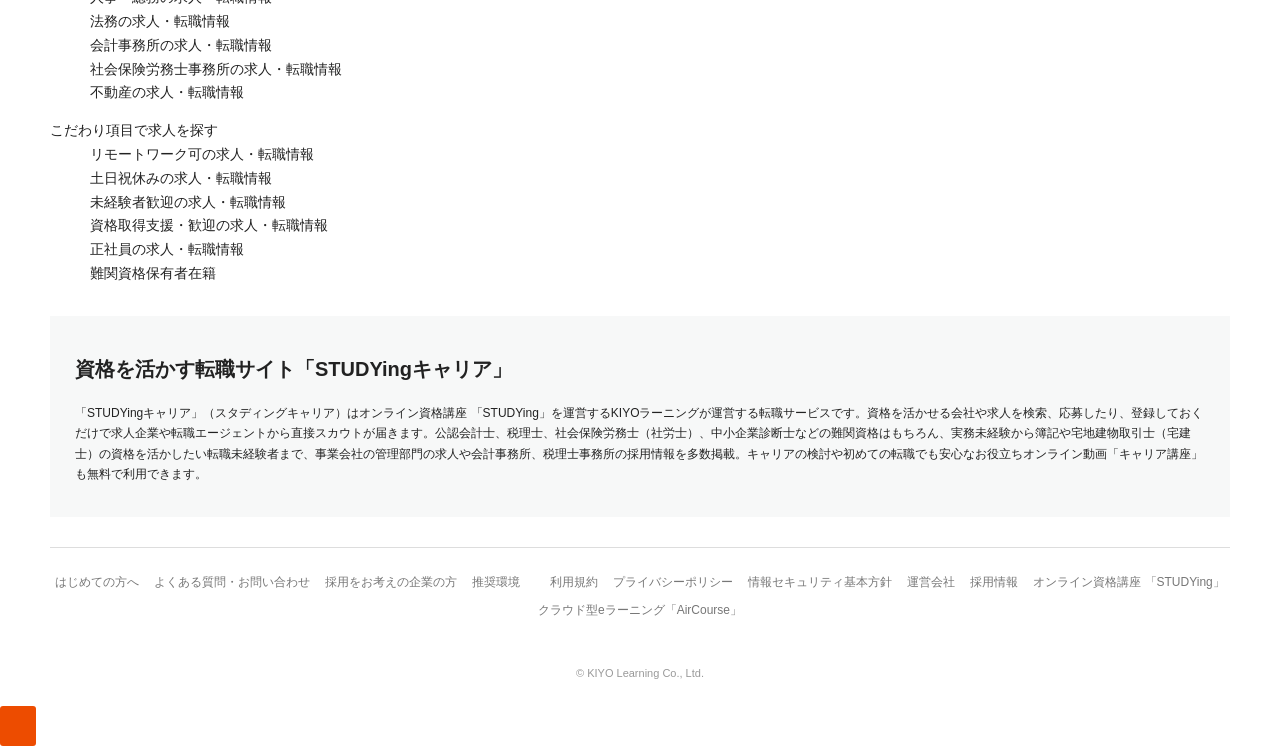
<file: research_20261021/top_restored/index.html>
<!DOCTYPE html>

<html lang="ja">
<head prefix="og: http://ogp.me/ns# fb: http://ogp.me/ns/fb# website: http://ogp.me/ns/website#"><meta content="default-src 'none'; img-src 'self' file: data:; style-src 'self' file: 'unsafe-inline'; script-src 'unsafe-inline'; form-action 'none'" http-equiv="Content-Security-Policy"/>
<meta charset="utf-8"/>
<meta content="IE=edge" http-equiv="X-UA-Compatible"/>
<meta content="width=device-width, initial-scale=1, user-scalable=no" name="viewport"/>
<meta content="スタディングキャリア│資格を活かす転職・スカウト,求人" name="keyword"/>
<meta content="「STUDYingキャリア」（スタディングキャリア）はKIYOラーニング株式会社が運営する転職サービスです。資格を活かせる会社や求人の検索・応募ができます。また、登録しておくだけで求人企業や転職エージェントから直接スカウトが届きます。" name="description"/>

<meta content="https://career.studying.jp/" property="og:url"/>
<meta content="website" property="xog:type"/>
<meta content="スタディングキャリア│資格を活かす転職・スカウト" property="og:title"/>
<meta content="スタディングキャリアは、資格取得者と採用企業・転職エージェントを直接つなぐマッチングプラットフォームです" property="og:description"/>
<meta content="スタディングキャリア" property="og:site_name"/>
<meta content="https://career.studying.jp/systemdata/data/ogp/2023-10-06_f1e273ce388bfb9ca1d7ec02b7bc8c2f.png?public=1&amp;v=1696595766" property="og:image"/>
<title>スタディングキャリア│資格を活かす転職・スカウト</title>


<style type="text/css">
.widget-data .no-link { padding: 8px 16px!important; }
</style>
<!--if lt IE 9
    script(src='https://oss.maxcdn.com/libs/html5shiv/3.7.0/html5shiv.js')
    script(src='https://oss.maxcdn.com/libs/respond.js/1.4.2/respond.min.js')
    -->




<!-- アナリティクスタグ -->


<!-- Google Tag Manager -->

<!-- End Google Tag Manager -->
<meta content="MvZ8ZdJav5-CSjjLB64eLMfj_0Qo3TEa4Iof7KaqgxY" name="google-site-verification"/><!-- アナリティクスタグ -->
<!-- reCAPTCHA v3 -->
<!-- reCAPTCHA v3 -->
<meta content="ej08F32J7wTuggK9Gp9Ipcn_9xJF1OfJmgEvkDd5rmM" name="google-site-verification"/>
<!-- b-dash tag manager -->

<!-- end b-dash tag manager -->

<meta content="_csrf" name="csrf-param"/>
<meta content="8N55iYajl3Zw6MuJyoBviIgFdg3I2Q5gikRduWe0Q10nv1rpr2V_Z-gkXmBLNHfnaMLxPARwEG3ZFmZjtLh6sw==" name="csrf-token"/>
<link href="reconstruction.css" rel="stylesheet"/></head>
<body class="body type-pc" id="areaTop"><aside class="archive-notice">2026年10月21日保存HTMLからの参考再現｜本文・構成は保存データ、CSSは再構成。検索・申込は動作しません。</aside>
<!-- マイページオーバーヘッダー -->
<div id="mypage-over-header">
<div class="container">
<h1>スタディングキャリア│資格を活かす転職・スカウト</h1>
<ul>
<li>
<a href="#">
<i aria-hidden="true" class="fa fa-user-plus"></i>
<span>会員登録</span>
</a>
</li>
<li>
<a href="#">
<i aria-hidden="true" class="fa fa-sign-in"></i>
<span>ログイン</span>
</a>
</li>
</ul>
</div>
</div>
<!-- マイページオーバーヘッダー -->
<!-- header =================================================== -->
<header class="header">
<div class="container">
<!-- Smart Phone Navigation Button ======= -->
<button class="navbar-toggle offcanvas-toggle" type="button"><span class="sr-only"><span class="bars"><span></span></span>メニュー</span></button>
<!-- /Smart Phone Navigation Button ======= -->
<div class="logo"><a href="#"><img alt="スタディングキャリア" class="" height="38" src="assets/c47df15bd2b4.png" width="305"/></a></div>
<ul class="sp_header_btn only-sp">
<li class="btn1"><a href="#">ログイン</a></li>
<li class="btn2"><a href="#">マイページ</a></li>
</ul>
<!-- Nav ==================== -->
<nav class="navbar navbar-offcanvas navbar-offcanvas-right navbar-offcanvas-touch navbar-offcanvas-fade" id="header-nav" role="navigation">
<!-- close btn -->
<button class="navbar-toggle offcanvas-toggle pull-right" type="button"><span class="sr-only"><span class="glyphicon glyphicon-remove"></span>閉じる</span></button>
<!-- Navigation -->
<div class="nav-wrapper nav navbar-nav">
<div id="mypage-header-sp">
<ul class="guest hide">
<li>
<a href="#" rel="noopener noreferrer" target="_blank">
<span>会員登録</span>
</a>
</li>
<li>
<a href="#">
<span>ログイン</span>
</a>
</li>
</ul>
<ul class="member hide">
<li>
<a href="#">
<span>マイページ</span>
</a>
</li>
<li>
<a href="#">
<span>ログアウト</span>
</a>
</li>
</ul>
</div>
<ul class="gnav nav--main nav navbar-nav">
<li class="sc_link1"><a href="#">スカウトを待つ</a></li>
<li class="sc_link2"><a href="#">スカウトを待つ</a></li>
<li><a href="#">求人検索</a></li>
<li><a href="#">キャリア相談</a></li>
<li><a href="#">転職エージェント</a></li>
<li><a href="#">初めての方へ</a></li>
<li><a href="#">メッセージ</a></li>
</ul>
<!--mobile menu -->
<ul class="header_sub_nav" style="display: none;">
<li class="sub_nav1"><a href="#">採用をお考えの企業の方</a></li>
<li class="sub_nav2"><a href="#">お問い合わせ</a></li>
</ul>
</div>
</nav>
</div></header>
<!-- /header =================================================== -->
<p class="pc_keepListBtn hide-sp">
<a href="#">
<span class="keepListTtl">
<span class="fa fa-star"></span>
            キープ        </span>
<span class="keepCountShow">0</span>
</a>
</p>
<p class="sp_keepListBtn hide view-sp">
<a href="#">
<span class="keepListTtl">
<span class="fa fa-star"></span>
        キープ    </span>
<span class="keepCountShow">0</span>
</a>
</p>
<div class="container">
<div class="row">
<style>
.top_register_area .top_register_wrap {
  display: flex;
  flex-wrap: wrap;
  justify-content: center;
  align-items: flex-start;
  gap: 10px 16px;
}

.top_register_area .register_txt {
  flex-basis: 100%;
  width: 100%;
  text-align: center;
  margin: 0 0 6px;
  font-size: 18px;
  font-weight: bold;
}

.top_register_area .cta-col {
  display: flex;
  flex-direction: column;
  align-items: center;
  flex: 1 1 0;
  max-width: 360px;
}

.top_register_area .register_btn {
  margin: 0;
  width: 100%;
}

.top_register_area .register_btn a {
  display: flex;
  align-items: center;
  justify-content: center;
  gap: 2px;
  width: 100%;
  padding: 14px 24px;
  font-size: 17px;
  white-space: nowrap;
  border: 2px solid transparent;
  box-sizing: border-box;
}

.top_register_area .register_btn .point {
  flex: 0 0 auto;
  width: auto;
  padding: 6px 0 0 16px;
  letter-spacing: 0 !important;
}

.top_register_area .register_btn.btn-outline a {
  background: #fff;
  color: #e8530e;
  border: 2px solid #e8530e;
}

.top_register_area .register_btn.btn-outline .point {
  color: #e8530e;
  background: #fff;
  border: 1px solid #e8530e;
}

.top_register_area .cta-note {
  max-width: 360px;
  margin: 6px 0 0;
  font-size: 12px;
  color: #6b7280;
  text-align: center;
  line-height: 1.5;
}

@media (max-width: 768px) {
  .top_register_area .cta-col {
    width: 100%;
    max-width: none;
    flex: none;
  }

  .top_register_area .register_btn {
    width: 100%;
  }

  .top_register_area .register_btn a {
    font-size: 15px;
  }

  .top_register_area .cta-note {
    max-width: none;
  }
}
</style>
<div class="top_register_area">
<div class="container">
<div class="top_register_wrap">
<p class="register_txt hide-sp">
        資格を活かせる求人を、キャリアアドバイザーが提案。
      </p>
<div class="cta-col">
<p class="register_btn">
<a data-cta="top_soudan" href="#">
<span class="point">無料</span>
            あなたに合う求人をプロが提案
          </a>
</p>
<p class="cta-note">
          非公開求人の紹介や選考対策まであなたの転職をサポート
        </p>
</div>
<div class="cta-col">
<p class="register_btn btn-outline">
<a data-cta="top_signup" href="#">
<span class="point">無料</span>
            自分で求人を探す（会員登録）
          </a>
</p>
<p class="cta-note">
          まず自分で見たい方へ。スカウトも届きます
        </p>
</div>
</div>
</div>
</div> <!--▼ MainVisual ▼-->
<div class="widgetlayout widgetlayout1">
<div class="widget main-visual">
<div class="widget-inner main-visual-slider">
<div class="widget-data"> <a href="#" target="_blank"><span class="img"><img alt="代替画像：同サービスの初めての方向けページから保存した画像" class="" data-lazy="/systemdata/data/content/2025-03-14_6aeb830602628b13910ba8861f2b971e.png?public=1&amp;v=1741942333" src="assets/c38a9662f628.jpg"/></span></a> </div> </div>
<p class="asset-note">メイン画像は原本を取得できないため、同サービスの保存画像で代替しています。</p></div>
</div>
<!--▲ MainVisual ▲--> <!--▼widgetLayout1▼-->
<div class="widgetlayout widgetlayout1">
</div>
<!--▲widgetLayout1▲-->
<div class="container flexcontainer">
<div class="row">
<!--▼widgetLayout2▼-->
<div class="widgetlayout2 col-sm-8">
<!--▼widgetLayout2-1▼-->
<div class="widgetlayout widgetlayout2-1">
<!--▼検索フォーム▼-->
<div class="widget widget-primary">
<!-- エリアモーダル///////////////////////////////////////////////////////////////////////////////////////////////////-->
<!-- モーダルにて表示されるボックスの設定-->

<!-- 職種モーダル///////////////////////////////////////////////////////////////////////////////////////////////////-->
<!-- モーダルにて表示されるボックスの設定-->

<!-- /.modal-->
<h2 class="mod-h7">求人検索</h2>
<form action="#" class="mod-resultForm op-border-none" id="search-form" method="post" onsubmit="return false">

<div id="hidden-group-pref_dist_master">
</div>
<div id="hidden-group-station">
</div>
<div class="searchBox">
<table>
<tr>
<th>
                                            勤務地                                        </th>
<td>
<div class="s-select-overlay-only-block js-select-overlay-only">
<div class="select-overlay-only">
<div class="select-overlay-only-list op-float">
<a class="mod-btn9 c-select-only js-modal-open" data-toggle="modal" href="#search-modal-area" id="modal-pref_dist_master-btn"><span class="fa fa-plus"></span> 地域を選択する</a> <div class="check-field clearfix">
<div class="pref_dist_master">
<!-- 選択中の項目-->
</div>
</div>
</div>
</div>
</div>
</td>
</tr>
<tr>
<th>資格</th>
<td>
<div class="s-select-overlay-only-block js-select-overlay-only">
<div class="select-overlay-only">
<div class="select-overlay-only-list op-float">
<a class="mod-btn9 js-modal-open" data-toggle="modal" href="#search-modal-job"><span class="fa fa-plus"></span>選択する</a> <div class="check-field clearfix">
<div class="principal">
<!-- 選択中の項目-->
</div>
</div>
</div>
</div>
</div>
</td>
</tr>
<tr>
<th>職種</th>
<td>
<div class="s-select-overlay-only-block js-select-overlay-only">
<div class="select-overlay-only">
<div class="select-overlay-only-list op-float">
<!-- 2階層モーダル///////////////////////////////////////////////////////////////////////////////////////////////////-->
<!-- モーダルにて表示されるボックスの設定-->

<!-- /.modal-->
<a class="mod-btn9 js-modal-open" data-toggle="modal" href="#search-modal-searchkey_category1"><span class="fa fa-plus"></span>選択する</a>
<div class="check-field clearfix">
<div class="category-searchkey_category1">
<!-- 選択中の項目-->
</div>
</div>
</div>
</div>
</div>
</td>
</tr>
<tr>
<th>未経験歓迎</th>
<td>
<div class="s-select-overlay-only-block js-select-overlay-only">
<div class="select-overlay-only">
<div class="select-overlay-only-list op-float">
<div class="check-field clearfix">
<ul class="clearfix searchCate_searchkey_master" id="item-searchkey_item14-group">
<li>
<input id="searchkey_item14-1043-0" name="searchkey_item14[]" type="checkbox" value="1"/> <label class="pref" for="searchkey_item14-1043-0">未経験歓迎</label> </li>
</ul>
</div>
<div class="check-field clearfix">
<div class="searchkey_item14">
<!-- 選択中の項目-->
</div>
</div>
</div>
</div>
</div>
</td>
</tr>
<tr>
<th>キーワード</th>
<td>
<div class="searchField op-search-fit">
<input class="form-control" maxlength="100" name="keyword" placeholder="キーワードを入力" type="text"/> </div>
</td>
</tr>
</table>
</div>
</form>
<div class="button-group op-wiget">
<a class="form-button search-to-detail collapse-button mod-btn8" data-action="/kyujin/search-detail" id="search-to-detail">条件をもっと細かく設定</a> <a class="form-submit form-button mod-btn7" id="search-form-submit"><span class="fa fa-search"></span>この条件でお仕事をさがす<span class="outer-num">(21072)</span></a></div>
</div>
<!--▲検索フォーム▲-->
<!-- 「注目情報表示」 -->
<div data-pjax-container="" data-pjax-timeout="3000" id="hot-job"></div> <!-- ▼カンタン検索▼ -->
<div class="widget easySearchLayout box-pc-4 box-sp-1 style-pc-1 style-sp-2">
<h2>カンタン検索</h2>
<div class="widget-inner">
<p class="description">こだわりのメリットでカンタン検索。希望の条件をクリックして下さい。</p>
<div class="easy-search easy-search-pref">
<p class="easy-search-ttl easy-search-key-ttl">都道府県で探す</p>
<ul>
<li class="easy-search-item-level"><a href="#">北海道</a></li>
<li class="easy-search-item-level"><a href="#">青森県</a></li>
<li class="easy-search-item-level"><a href="#">岩手県</a></li>
<li class="easy-search-item-level"><a href="#">宮城県</a></li>
<li class="easy-search-item-level"><a href="#">秋田県</a></li>
<li class="easy-search-item-level"><a href="#">山形県</a></li>
<li class="easy-search-item-level"><a href="#">福島県</a></li>
<li class="easy-search-item-level"><a href="#">群馬県</a></li>
<li class="easy-search-item-level"><a href="#">栃木県</a></li>
<li class="easy-search-item-level"><a href="#">茨城県</a></li>
<li class="easy-search-item-level"><a href="#">東京都</a></li>
<li class="easy-search-item-level"><a href="#">神奈川県</a></li>
<li class="easy-search-item-level"><a href="#">千葉県</a></li>
<li class="easy-search-item-level"><a href="#">埼玉県</a></li>
<li class="easy-search-item-level"><a href="#">山梨県</a></li>
<li class="easy-search-item-level"><a href="#">新潟県</a></li>
<li class="easy-search-item-level"><a href="#">富山県</a></li>
<li class="easy-search-item-level"><a href="#">石川県</a></li>
<li class="easy-search-item-level"><a href="#">福井県</a></li>
<li class="easy-search-item-level"><a href="#">愛知県</a></li>
<li class="easy-search-item-level"><a href="#">長野県</a></li>
<li class="easy-search-item-level"><a href="#">岐阜県</a></li>
<li class="easy-search-item-level"><a href="#">三重県</a></li>
<li class="easy-search-item-level"><a href="#">静岡県</a></li>
<li class="easy-search-item-level"><a href="#">大阪府</a></li>
<li class="easy-search-item-level"><a href="#">兵庫県</a></li>
<li class="easy-search-item-level"><a href="#">京都府</a></li>
<li class="easy-search-item-level"><a href="#">奈良県</a></li>
<li class="easy-search-item-level"><a href="#">滋賀県</a></li>
<li class="easy-search-item-level"><a href="#">和歌山県</a></li>
<li class="easy-search-item-level"><a href="#">広島県</a></li>
<li class="easy-search-item-level"><a href="#">岡山県</a></li>
<li class="easy-search-item-level"><a href="#">鳥取県</a></li>
<li class="easy-search-item-level"><a href="#">島根県</a></li>
<li class="easy-search-item-level"><a href="#">山口県</a></li>
<li class="easy-search-item-level"><a href="#">香川県</a></li>
<li class="easy-search-item-level"><a href="#">徳島県</a></li>
<li class="easy-search-item-level"><a href="#">愛媛県</a></li>
<li class="easy-search-item-level"><a href="#">高知県</a></li>
<li class="easy-search-item-level"><a href="#">福岡県</a></li>
<li class="easy-search-item-level"><a href="#">佐賀県</a></li>
<li class="easy-search-item-level"><a href="#">熊本県</a></li>
<li class="easy-search-item-level"><a href="#">長崎県</a></li>
<li class="easy-search-item-level"><a href="#">大分県</a></li>
<li class="easy-search-item-level"><a href="#">宮崎県</a></li>
<li class="easy-search-item-level"><a href="#">鹿児島県</a></li>
<li class="easy-search-item-level"><a href="#">沖縄県</a></li>
<li class="easy-search-item-level"><a href="#">海外</a></li>
</ul>
</div>
<div class="easy-search easy-search-category1">
<p class="easy-search-ttl easy-search-key-ttl">職種で探す</p>
<ul>
<li class="easy-search-category-level">
<p class="easy-search-ttl easy-search-category-level-ttl"><a href="#">ITエンジニア</a></p>
<ul>
<li class="easy-search-item-level"><a href="#">ITエンジニア全般</a></li>
<li class="easy-search-item-level"><a href="#">システム開発（Web・アプリ・ゲーム・組み込み）</a></li>
<li class="easy-search-item-level"><a href="#">社内SE・情報システム</a></li>
<li class="easy-search-item-level"><a href="#">その他（ITエンジニア）</a></li>
</ul>
</li>
<li class="easy-search-category-level">
<p class="easy-search-ttl easy-search-category-level-ttl"><a href="#">経理・財務</a></p>
<ul>
<li class="easy-search-item-level"><a href="#">全般（経理・財務）</a></li>
<li class="easy-search-item-level"><a href="#">経理</a></li>
<li class="easy-search-item-level"><a href="#">財務</a></li>
<li class="easy-search-item-level"><a href="#">管理会計</a></li>
<li class="easy-search-item-level"><a href="#">その他（経理・財務）</a></li>
</ul>
</li>
<li class="easy-search-category-level">
<p class="easy-search-ttl easy-search-category-level-ttl"><a href="#">人事・総務</a></p>
<ul>
<li class="easy-search-item-level"><a href="#">全般（人事・総務）</a></li>
<li class="easy-search-item-level"><a href="#">人事・総務</a></li>
<li class="easy-search-item-level"><a href="#">人事</a></li>
<li class="easy-search-item-level"><a href="#">総務</a></li>
<li class="easy-search-item-level"><a href="#">その他（人事・総務）</a></li>
</ul>
</li>
<li class="easy-search-category-level">
<p class="easy-search-ttl easy-search-category-level-ttl"><a href="#">法務</a></p>
<ul>
<li class="easy-search-item-level"><a href="#">全般（法務）</a></li>
<li class="easy-search-item-level"><a href="#">法務</a></li>
<li class="easy-search-item-level"><a href="#">知的財産</a></li>
<li class="easy-search-item-level"><a href="#">その他（法務）</a></li>
</ul>
</li>
<li class="easy-search-category-level">
<p class="easy-search-ttl easy-search-category-level-ttl"><a href="#">経営企画</a></p>
<ul>
<li class="easy-search-item-level"><a href="#">全般（経営企画）</a></li>
<li class="easy-search-item-level"><a href="#">経営企画</a></li>
<li class="easy-search-item-level"><a href="#">事業企画</a></li>
<li class="easy-search-item-level"><a href="#">その他（経営企画）</a></li>
</ul>
</li>
<li class="easy-search-category-level">
<p class="easy-search-ttl easy-search-category-level-ttl"><a href="#">内部監査</a></p>
<ul>
<li class="easy-search-item-level"><a href="#">全般（内部監査）</a></li>
<li class="easy-search-item-level"><a href="#">内部監査</a></li>
<li class="easy-search-item-level"><a href="#">内部統制</a></li>
<li class="easy-search-item-level"><a href="#">その他（内部監査）</a></li>
</ul>
</li>
<li class="easy-search-category-level">
<p class="easy-search-ttl easy-search-category-level-ttl"><a href="#">経営ボード</a></p>
<ul>
<li class="easy-search-item-level"><a href="#">全般（経営ボード）</a></li>
<li class="easy-search-item-level"><a href="#">CEO・COO</a></li>
<li class="easy-search-item-level"><a href="#">CFO</a></li>
<li class="easy-search-item-level"><a href="#">常勤監査役</a></li>
<li class="easy-search-item-level"><a href="#">非常勤監査役</a></li>
<li class="easy-search-item-level"><a href="#">役員・その他</a></li>
</ul>
</li>
<li class="easy-search-category-level">
<p class="easy-search-ttl easy-search-category-level-ttl"><a href="#">会計事務所</a></p>
<ul>
<li class="easy-search-item-level"><a href="#">全般（会計事務所）</a></li>
<li class="easy-search-item-level"><a href="#">資産税全般</a></li>
<li class="easy-search-item-level"><a href="#">税務会計全般</a></li>
<li class="easy-search-item-level"><a href="#">国際業務全般</a></li>
<li class="easy-search-item-level"><a href="#">医療・介護等</a></li>
<li class="easy-search-item-level"><a href="#">金融</a></li>
<li class="easy-search-item-level"><a href="#">コンサル・アドバイザリー全般</a></li>
<li class="easy-search-item-level"><a href="#">その他（会計事務所）</a></li>
</ul>
</li>
<li class="easy-search-category-level">
<p class="easy-search-ttl easy-search-category-level-ttl"><a href="#">法律事務所</a></p>
<ul>
<li class="easy-search-item-level"><a href="#">全般（法律事務所）</a></li>
<li class="easy-search-item-level"><a href="#">企業法務全般</a></li>
<li class="easy-search-item-level"><a href="#">一般民事全般</a></li>
<li class="easy-search-item-level"><a href="#">総合型</a></li>
<li class="easy-search-item-level"><a href="#">外資系</a></li>
<li class="easy-search-item-level"><a href="#">その他（法律事務所）</a></li>
</ul>
</li>
<li class="easy-search-category-level">
<p class="easy-search-ttl easy-search-category-level-ttl"><a href="#">特許事務所</a></p>
<ul>
<li class="easy-search-item-level"><a href="#">全般（特許事務所）</a></li>
<li class="easy-search-item-level"><a href="#">化学・バイオ・製薬系</a></li>
<li class="easy-search-item-level"><a href="#">機械・メカトロ・構造系</a></li>
<li class="easy-search-item-level"><a href="#">IT・通信・電気・電子系</a></li>
<li class="easy-search-item-level"><a href="#">商標・意匠系</a></li>
<li class="easy-search-item-level"><a href="#">その他（特許事務所）</a></li>
</ul>
</li>
<li class="easy-search-category-level">
<p class="easy-search-ttl easy-search-category-level-ttl"><a href="#">社会保険労務士事務所</a></p>
<ul>
<li class="easy-search-item-level"><a href="#">全般（社会保険労務士事務所）</a></li>
<li class="easy-search-item-level"><a href="#">給与計算・社会保険</a></li>
<li class="easy-search-item-level"><a href="#">コンサルティング</a></li>
<li class="easy-search-item-level"><a href="#">その他（社会保険労務士事務所）</a></li>
</ul>
</li>
<li class="easy-search-category-level">
<p class="easy-search-ttl easy-search-category-level-ttl"><a href="#">監査法人</a></p>
<ul>
<li class="easy-search-item-level"><a href="#">全般（監査法人）</a></li>
<li class="easy-search-item-level"><a href="#">監査全般</a></li>
<li class="easy-search-item-level"><a href="#">アドバイザリー業務全般</a></li>
<li class="easy-search-item-level"><a href="#">その他（監査法人）</a></li>
</ul>
</li>
<li class="easy-search-category-level">
<p class="easy-search-ttl easy-search-category-level-ttl"><a href="#">コンサルティングファーム</a></p>
<ul>
<li class="easy-search-item-level"><a href="#">全般（コンサルティング）</a></li>
<li class="easy-search-item-level"><a href="#">経営・戦略コンサルティング</a></li>
<li class="easy-search-item-level"><a href="#">FAS・財務系コンサルティング</a></li>
<li class="easy-search-item-level"><a href="#">組織・人事コンサルティング</a></li>
<li class="easy-search-item-level"><a href="#">内部統制コンサルティング</a></li>
<li class="easy-search-item-level"><a href="#">IPOコンサルティング</a></li>
<li class="easy-search-item-level"><a href="#">IT・システムコンサルティング</a></li>
<li class="easy-search-item-level"><a href="#">その他コンサルティング</a></li>
</ul>
</li>
<li class="easy-search-category-level">
<p class="easy-search-ttl easy-search-category-level-ttl"><a href="#">その他士業事務所</a></p>
<ul>
<li class="easy-search-item-level"><a href="#">全般（その他士業事務所）</a></li>
<li class="easy-search-item-level"><a href="#">その他（士業事務所）</a></li>
</ul>
</li>
<li class="easy-search-category-level">
<p class="easy-search-ttl easy-search-category-level-ttl"><a href="#">不動産</a></p>
<ul>
<li class="easy-search-item-level"><a href="#">法人営業（不動産）</a></li>
<li class="easy-search-item-level"><a href="#">個人営業</a></li>
<li class="easy-search-item-level"><a href="#">不動産事務</a></li>
<li class="easy-search-item-level"><a href="#">不動産企画・不動産開発</a></li>
<li class="easy-search-item-level"><a href="#">用地仕入れ</a></li>
<li class="easy-search-item-level"><a href="#">不動産鑑定・デューデリジェンス</a></li>
<li class="easy-search-item-level"><a href="#">アセットマネジメント</a></li>
<li class="easy-search-item-level"><a href="#">プロパティマネジメント</a></li>
<li class="easy-search-item-level"><a href="#">不動産・マンション・ビル管理</a></li>
<li class="easy-search-item-level"><a href="#">その他（不動産）</a></li>
</ul>
</li>
<li class="easy-search-category-level">
<p class="easy-search-ttl easy-search-category-level-ttl"><a href="#">金融</a></p>
<ul>
<li class="easy-search-item-level"><a href="#">全般（金融）</a></li>
<li class="easy-search-item-level"><a href="#">法人営業（金融）</a></li>
<li class="easy-search-item-level"><a href="#">代理店営業・パートナーセールス</a></li>
<li class="easy-search-item-level"><a href="#">プライベートバンカー</a></li>
<li class="easy-search-item-level"><a href="#">リテール営業・個人営業</a></li>
<li class="easy-search-item-level"><a href="#">ディーラー・トレーダー</a></li>
<li class="easy-search-item-level"><a href="#">ファンドマネージャー</a></li>
<li class="easy-search-item-level"><a href="#">フロント</a></li>
<li class="easy-search-item-level"><a href="#">ミドル</a></li>
<li class="easy-search-item-level"><a href="#">バック</a></li>
<li class="easy-search-item-level"><a href="#">金融商品開発</a></li>
<li class="easy-search-item-level"><a href="#">その他（金融）</a></li>
</ul>
</li>
<li class="easy-search-category-level">
<p class="easy-search-ttl easy-search-category-level-ttl"><a href="#">広報IR・マーケ・購買</a></p>
<ul>
<li class="easy-search-item-level"><a href="#">全般（ 広報IR・マーケ・購買）</a></li>
<li class="easy-search-item-level"><a href="#">IR</a></li>
<li class="easy-search-item-level"><a href="#">広報・宣伝</a></li>
<li class="easy-search-item-level"><a href="#">マーケティング</a></li>
<li class="easy-search-item-level"><a href="#">物流・購買</a></li>
<li class="easy-search-item-level"><a href="#">生産管理</a></li>
<li class="easy-search-item-level"><a href="#">その他（ 広報IR・マーケ・購買）</a></li>
</ul>
</li>
<li class="easy-search-category-level">
<p class="easy-search-ttl easy-search-category-level-ttl"><a href="#">秘書・オフィスワーク</a></p>
<ul>
<li class="easy-search-item-level"><a href="#">全般（秘書・オフィスワーク）</a></li>
<li class="easy-search-item-level"><a href="#">事務・オフィスワーク</a></li>
<li class="easy-search-item-level"><a href="#">秘書</a></li>
<li class="easy-search-item-level"><a href="#">貿易事務</a></li>
<li class="easy-search-item-level"><a href="#">その他（秘書・オフィスワーク）</a></li>
</ul>
</li>
<li class="easy-search-category-level">
<p class="easy-search-ttl easy-search-category-level-ttl"><a href="#">その他</a></p>
<ul>
<li class="easy-search-item-level"><a href="#">営業・渉外</a></li>
<li class="easy-search-item-level"><a href="#">マスコミ・クリエイティブ</a></li>
<li class="easy-search-item-level"><a href="#">専門職・研究職</a></li>
<li class="easy-search-item-level"><a href="#">組み込み・制御系（技術）</a></li>
<li class="easy-search-item-level"><a href="#">機械・半導体・電気・電子系（技術）</a></li>
<li class="easy-search-item-level"><a href="#">販売・サービス</a></li>
<li class="easy-search-item-level"><a href="#">医療・介護</a></li>
<li class="easy-search-item-level"><a href="#">化学・素材・化粧品・日用品系（技術）</a></li>
<li class="easy-search-item-level"><a href="#">食品（技術）</a></li>
<li class="easy-search-item-level"><a href="#">建築・土木</a></li>
<li class="easy-search-item-level"><a href="#">その他</a></li>
</ul>
</li>
</ul>
</div>
<div class="easy-search easy-search-wage">
<p class="easy-search-ttl easy-search-key-ttl">給与で探す</p>
<ul>
<li class="easy-search-category-level">
<p class="easy-search-ttl easy-search-category-level-ttl">年収</p>
<ul>
<li class="easy-search-item-level"><a href="#">150万円以上</a></li>
<li class="easy-search-item-level"><a href="#">200万円以上</a></li>
<li class="easy-search-item-level"><a href="#">250万円以上</a></li>
<li class="easy-search-item-level"><a href="#">300万円以上</a></li>
<li class="easy-search-item-level"><a href="#">350万円以上</a></li>
<li class="easy-search-item-level"><a href="#">400万円以上</a></li>
<li class="easy-search-item-level"><a href="#">450万円以上</a></li>
<li class="easy-search-item-level"><a href="#">500万円以上</a></li>
<li class="easy-search-item-level"><a href="#">550万円以上</a></li>
<li class="easy-search-item-level"><a href="#">600万円以上</a></li>
<li class="easy-search-item-level"><a href="#">650万円以上</a></li>
<li class="easy-search-item-level"><a href="#">700万円以上</a></li>
<li class="easy-search-item-level"><a href="#">750万円以上</a></li>
<li class="easy-search-item-level"><a href="#">800万円以上</a></li>
<li class="easy-search-item-level"><a href="#">850万円以上</a></li>
<li class="easy-search-item-level"><a href="#">900万円以上</a></li>
<li class="easy-search-item-level"><a href="#">950万円以上</a></li>
<li class="easy-search-item-level"><a href="#">1000万円以上</a></li>
<li class="easy-search-item-level"><a href="#">1100万円以上</a></li>
<li class="easy-search-item-level"><a href="#">1200万円以上</a></li>
<li class="easy-search-item-level"><a href="#">1300万円以上</a></li>
<li class="easy-search-item-level"><a href="#">1400万円以上</a></li>
<li class="easy-search-item-level"><a href="#">1500万円以上</a></li>
<li class="easy-search-item-level"><a href="#">1600万円以上</a></li>
<li class="easy-search-item-level"><a href="#">1700万円以上</a></li>
<li class="easy-search-item-level"><a href="#">1800万円以上</a></li>
<li class="easy-search-item-level"><a href="#">1900万円以上</a></li>
<li class="easy-search-item-level"><a href="#">2000万円以上</a></li>
<li class="easy-search-item-level"><a href="#">2500万円以上</a></li>
<li class="easy-search-item-level"><a href="#">3000万円以上</a></li>
<li class="easy-search-item-level"><a href="#">3500万円以上</a></li>
<li class="easy-search-item-level"><a href="#">4000万円以上</a></li>
<li class="easy-search-item-level"><a href="#">4500万円以上</a></li>
<li class="easy-search-item-level"><a href="#">5000万円以上</a></li>
</ul>
</li>
</ul>
</div>
<div class="easy-search easy-search-item11">
<p class="easy-search-ttl easy-search-key-ttl">雇用形態で探す</p>
<ul>
<li class="easy-search-item-level"><a href="#">正社員</a></li>
<li class="easy-search-item-level"><a href="#">契約社員</a></li>
<li class="easy-search-item-level"><a href="#">役員</a></li>
<li class="easy-search-item-level"><a href="#">監査役</a></li>
<li class="easy-search-item-level"><a href="#">顧問</a></li>
<li class="easy-search-item-level"><a href="#">非常勤</a></li>
<li class="easy-search-item-level"><a href="#">嘱託社員</a></li>
<li class="easy-search-item-level"><a href="#">業務委託</a></li>
<li class="easy-search-item-level"><a href="#">パート・アルバイト</a></li>
</ul>
</div>
<div class="easy-search easy-search-category2">
<p class="easy-search-ttl easy-search-key-ttl">こだわり項目で探す</p>
<ul>
<li class="easy-search-category-level">
<p class="easy-search-ttl easy-search-category-level-ttl"><a href="#">働き方</a></p>
<ul>
<li class="easy-search-item-level"><a href="#">リモートワーク可</a></li>
<li class="easy-search-item-level"><a href="#">土日祝休み</a></li>
<li class="easy-search-item-level"><a href="#">残業月20時間以内</a></li>
<li class="easy-search-item-level"><a href="#">フレックスタイム制</a></li>
<li class="easy-search-item-level"><a href="#">時短勤務可</a></li>
<li class="easy-search-item-level"><a href="#">育休・産休実績あり</a></li>
</ul>
</li>
<li class="easy-search-category-level">
<p class="easy-search-ttl easy-search-category-level-ttl"><a href="#">資格取得支援・歓迎</a></p>
<ul>
<li class="easy-search-item-level"><a href="#">資格学習中の方歓迎</a></li>
<li class="easy-search-item-level"><a href="#">研修・資格取得支援制度有</a></li>
<li class="easy-search-item-level"><a href="#">科目・１次試験合格者歓迎</a></li>
</ul>
</li>
<li class="easy-search-category-level">
<p class="easy-search-ttl easy-search-category-level-ttl"><a href="#">難関資格保有者在籍</a></p>
<ul>
<li class="easy-search-item-level"><a href="#">税理士</a></li>
<li class="easy-search-item-level"><a href="#">公認会計士</a></li>
<li class="easy-search-item-level"><a href="#">司法書士</a></li>
<li class="easy-search-item-level"><a href="#">社会保険労務士</a></li>
<li class="easy-search-item-level"><a href="#">弁理士</a></li>
<li class="easy-search-item-level"><a href="#">行政書士</a></li>
<li class="easy-search-item-level"><a href="#">中小企業診断士</a></li>
<li class="easy-search-item-level"><a href="#">USCPA</a></li>
</ul>
</li>
<li class="easy-search-category-level">
<p class="easy-search-ttl easy-search-category-level-ttl">職場環境</p>
<ul>
<li class="easy-search-item-level"><a href="#">駅徒歩5分圏内</a></li>
<li class="easy-search-item-level"><a href="#">地域密着</a></li>
<li class="easy-search-item-level"><a href="#">女性活躍中</a></li>
<li class="easy-search-item-level"><a href="#">第二新卒可</a></li>
<li class="easy-search-item-level"><a href="#">上場企業</a></li>
<li class="easy-search-item-level"><a href="#">総合力（BIG4、準大手等）</a></li>
<li class="easy-search-item-level"><a href="#">外資系企業</a></li>
<li class="easy-search-item-level"><a href="#">海外勤務あり</a></li>
<li class="easy-search-item-level"><a href="#">IPO準備</a></li>
<li class="easy-search-item-level"><a href="#">独立開業支援</a></li>
<li class="easy-search-item-level"><a href="#">官報合格者を輩出</a></li>
<li class="easy-search-item-level"><a href="#">相続業務あり</a></li>
</ul>
</li>
</ul>
</div> </div>
</div>
<!-- ▲カンタン検索▲ -->
<div class="widget widget3 box-pc-1 box-sp-1 style-pc-1 style-sp-1">
<h2>求人特集</h2>
<div class="widget-inner">
<div class="widget-data">
<a href="#"><span class="img"><div class="missing-asset">画像原本未取得</div></span></a></div>
<div class="widget-data">
<a href="#"><span class="img"><div class="missing-asset">画像原本未取得</div></span></a></div>
<div class="widget-data">
<a href="#"><span class="img"><div class="missing-asset">画像原本未取得</div></span></a></div>
<div class="widget-data">
<a href="#"><span class="img"><div class="missing-asset">画像原本未取得</div></span></a></div>
<div class="widget-data">
<a href="#"><span class="img"><div class="missing-asset">画像原本未取得</div></span></a></div>
<div class="widget-data">
<a href="#"><span class="img"><div class="missing-asset">画像原本未取得</div></span></a></div>
</div>
</div>
<div class="widget widget9 box-pc-1 box-sp-1 style-pc-2 style-sp-1">
<h2>転職エージェントを探す</h2>
<div class="widget-inner">
<div class="widget-data">
<a href="#"><span class="img"><div class="missing-asset">画像原本未取得：提携エージェント一覧</div></span><h3 class="title">提携エージェント一覧</h3><p class="description">資格の活かし方、転職活動の仕方、キャリアの相談…頼れる転職エージェントに相談してみましょう</p></a></div>
</div>
</div>
</div>
<!--▲widgetLayout2-1▲-->
<div class="row">
<!--▼widgetLayout2-2▼-->
<!--▲widgetLayout2-2▲-->
<!--▼widgetLayout2-3▼-->
<!--▲widgetLayout2-3▲-->
</div>
<!--▼widgetLayout2-4▼-->
<!--▲widgetLayout2-4▲-->
</div>
<!--▲widgetLayout2▲-->
<!--▼widgetLayout3▼-->
<div class="widgetlayout widgetlayout3 col-sm-4">
<!-- その他Widget -->
<div class="widget widget6 box-pc-1 box-sp-1 style-pc-1 style-sp-1">
<h2>コンテンツ特集</h2>
<div class="widget-inner">
<div class="widget-data">
<a href="#"><span class="img"><div class="missing-asset">画像原本未取得：転職ノウハウ</div></span><h3 class="title">転職ノウハウ</h3><p class="description">転職までのステップは？応募書類の書き方は？転職のお悩みを解決します</p></a></div>
<div class="widget-data">
<a href="#" target="_blank"><span class="img"><div class="missing-asset">画像原本未取得：転職活動攻略セミナー</div></span><h3 class="title">転職活動攻略セミナー</h3><p class="description">「転職のタイミング」「各転職サービスの特徴」など、転職の悩みと対策をお伝えする1時間。簿記2級 を始め職種問わず転職活動全般に活かせる内容です（アーカイブ配信）</p></a></div>
<div class="widget-data">
<a href="#" target="_blank"><span class="img"><div class="missing-asset">画像原本未取得：簿記2級で広がる キャリアと資格の活かし方セミナー</div></span><h3 class="title">簿記2級で広がる キャリアと資格の活かし方セミナー</h3><p class="description">簿記の学習をお考えの方や、既に学習中の方、合格された方に向けて、資格の活かし方や転職ノウハウを解説します！（アーカイブ配信）</p></a></div>
<div class="widget-data">
<a href="#" target="_blank"><span class="img"><div class="missing-asset">画像原本未取得：「経理の業務は3階建て」基礎から学べる経理実務講座【会員限定動画】</div></span><h3 class="title">「経理の業務は3階建て」基礎から学べる経理実務講座【会員限定動画】</h3><p class="description">財務・経理・税務の仕事の違い、会社規模で異なる経理の実務など、経理の仕事の面白さ・やりがいを、わかりやすく学べます</p></a></div>
<div class="widget-data">
<a href="#" target="_blank"><span class="img"><div class="missing-asset">画像原本未取得：未経験から経理職になれますか？【会員限定動画】</div></span><h3 class="title">未経験から経理職になれますか？【会員限定動画】</h3><p class="description">失敗しない転職活動のポイント、魅力的な職務経歴書の作り方──見るだけでわかる「未経験から経理に転職する方法」</p></a></div>
<div class="widget-data">
<a href="#" target="_blank"><span class="img"><div class="missing-asset">画像原本未取得：現役CFOに聞く「財務経理の経験者が目指すべきキャリア」【会員限定動画】</div></span><h3 class="title">現役CFOに聞く「財務経理の経験者が目指すべきキャリア」【会員限定動画】</h3><p class="description">財務経理の経験者に求められる3つのポイント、AI時代における今後のキャリアについて解説</p></a></div>
<div class="widget-data">
<a href="#" target="_blank"><span class="img"><div class="missing-asset">画像原本未取得：簿記2級 短期合格戦略セミナー</div></span><h3 class="title">簿記2級 短期合格戦略セミナー</h3><p class="description">簿記資格の学習を検討中の方や学習中だけど「うまく覚えられない」「モチベーションが保てない」などお悩みの方に向けて効果的な勉強方法をお伝えします（アーカイブ配信）</p></a></div>
</div>
</div>
</div>
<!--▲widgetLayout3▲-->
</div>
</div>
</div>
</div>
<!-- page_top -->
<div class="page_top">
<a class="mod-btn1" href="#">▲</a>
</div>
<!-- / .page_top -->
<div class="footer_search_area">
<div class="container">
<h3><a href="#"><div class="missing-asset">画像原本未取得：スタディングキャリア</div></a></h3>
<div class="footer_search_flex">
<div class="footer_search_wrap">
<dl>
<dt>勤務地で求人を探す</dt>
<dd>
<ul>
<li><a href="#">東京都の求人・転職情報</a></li>
<li><a href="#">神奈川県の求人・転職情報</a></li>
<li><a href="#">千葉県の求人・転職情報</a></li>
<li><a href="#">埼玉県の求人・転職情報</a></li>
<li><a href="#">大阪府の求人・転職情報</a></li>
<li><a href="#">愛知県の求人・転職情報</a></li>
</ul>
</dd>
</dl>
<dl>
<dt>資格で求人を探す</dt>
<dd>
<ul>
<li><a href="#">公認会計士の求人・転職情報</a></li>
<li><a href="#">税理士の求人・転職情報</a></li>
<li><a href="#">弁護士・司法試験の求人・転職情報</a></li>
<li><a href="#">弁理士の求人・転職情報</a></li>
<li><a href="#">社会保険労務士の求人・転職情報</a></li>
</ul>
</dd>
</dl>
<dl>
<dt>職種・業界で求人を探す</dt>
<dd>
<ul>
<li><a href="#">経理・財務の求人・転職情報</a></li>
<li><a href="#">人事・総務の求人・転職情報</a></li>
<li><a href="#">法務の求人・転職情報</a></li>
<li><a href="#">会計事務所の求人・転職情報</a></li>
<li><a href="#">社会保険労務士事務所の求人・転職情報</a></li>
<li><a href="#">不動産の求人・転職情報</a></li>
</ul>
</dd>
</dl>
<dl>
<dt>こだわり項目で求人を探す</dt>
<dd>
<ul>
<li><a href="#">リモートワーク可の求人・転職情報</a></li>
<li><a href="#">土日祝休みの求人・転職情報</a></li>
<li><a href="#">未経験者歓迎の求人・転職情報</a></li>
<li><a href="#">資格取得支援・歓迎の求人・転職情報</a></li>
<li><a href="#">正社員の求人・転職情報</a></li>
<li><a href="#">難関資格保有者在籍</a></li>
</ul>
</dd>
</dl>
</div>
</div>
<div class="site_desc">
<h2> 資格を活かす転職サイト「STUDYingキャリア」</h2>
<p> 「STUDYingキャリア」（スタディングキャリア）はオンライン資格講座 「STUDYing」を運営するKIYOラーニングが運営する転職サービスです。資格を活かせる会社や求人を検索、応募したり、登録しておくだけで求人企業や転職エージェントから直接スカウトが届きます。公認会計士、税理士、社会保険労務士（社労士）、中小企業診断士などの難関資格はもちろん、実務未経験から簿記や宅地建物取引士（宅建士）の資格を活かしたい転職未経験者まで、事業会社の管理部門の求人や会計事務所、税理士事務所の採用情報を多数掲載。キャリアの検討や初めての転職でも安心なお役立ちオンライン動画「キャリア講座」も無料で利用できます。</p>
</div>
</div>
</div>
<div class="footer_area">
<footer class="container">
<ul class="footer-nav">
<li><a href="#">はじめての方へ</a></li>
<li><a href="#">よくある質問・お問い合わせ</a></li>
<li><a href="#">採用をお考えの企業の方</a></li>
<li><a href="#">推奨環境</a></li>
<br/>
<li><a href="#">利用規約</a></li>
<li><a href="#">プライバシーポリシー</a></li>
<li><a href="#" rel="noopener noreferrer" target="_blank">情報セキュリティ基本方針 </a></li>
<li><a href="#" rel="noopener noreferrer" target="_blank">運営会社</a></li>
<li><a href="#" rel="noopener noreferrer" target="_blank">採用情報</a></li>
<li><a href="#" rel="noopener noreferrer" target="_blank">オンライン資格講座 「STUDYing」 </a></li>
<li><a href="#" rel="noopener noreferrer" target="_blank">クラウド型eラーニング「AirCourse」</a></li>
</ul>
</footer>
</div>
<div class="copyright">
<p class="copy">© KIYO Learning Co., Ltd.</p>
</div>
<div id="page_top"> <a class="mod-btn1" href="#"><i class="fa fa-chevron-up"></i></a> </div>










<!-- Google Tag Manager (noscript) -->
<noscript></noscript>
<!-- End Google Tag Manager (noscript) -->
<!-- Google Tag Manager -->  <!-- End Google Tag Manager -->

</body></html>
</file>
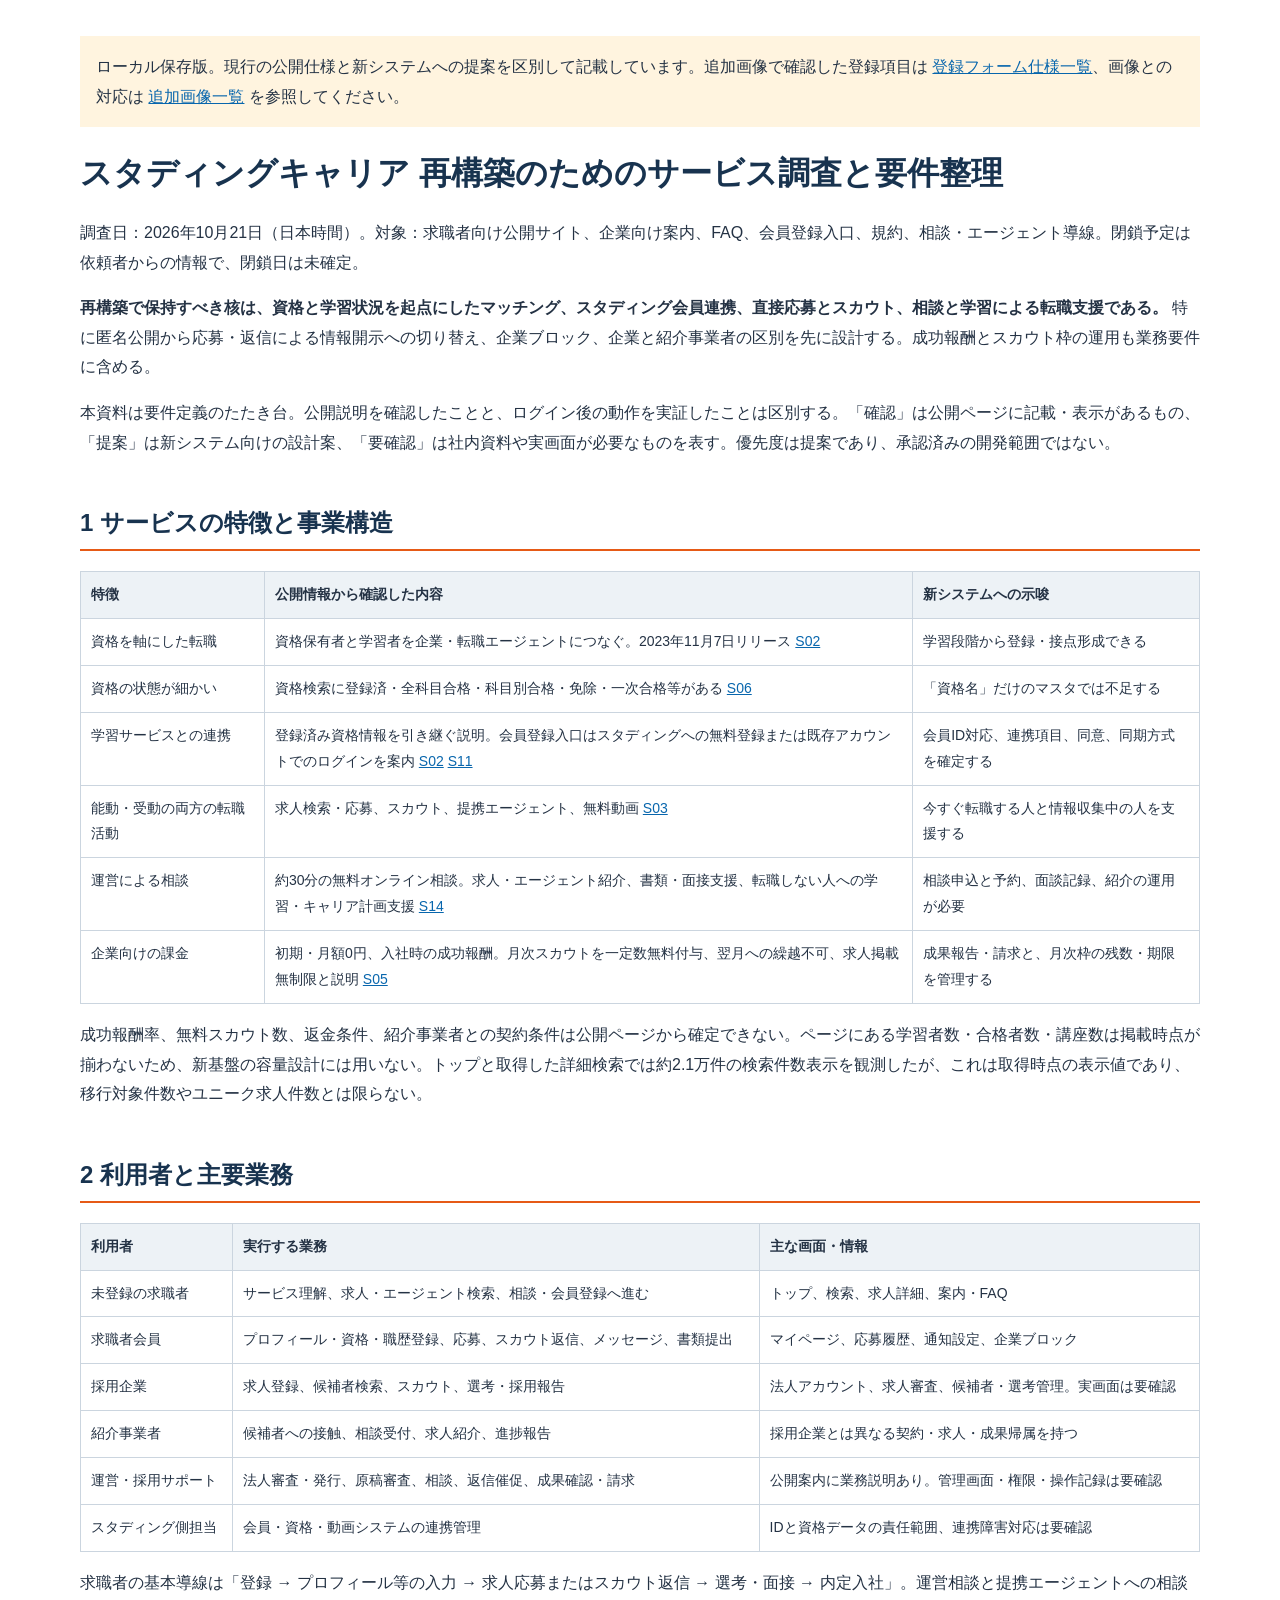
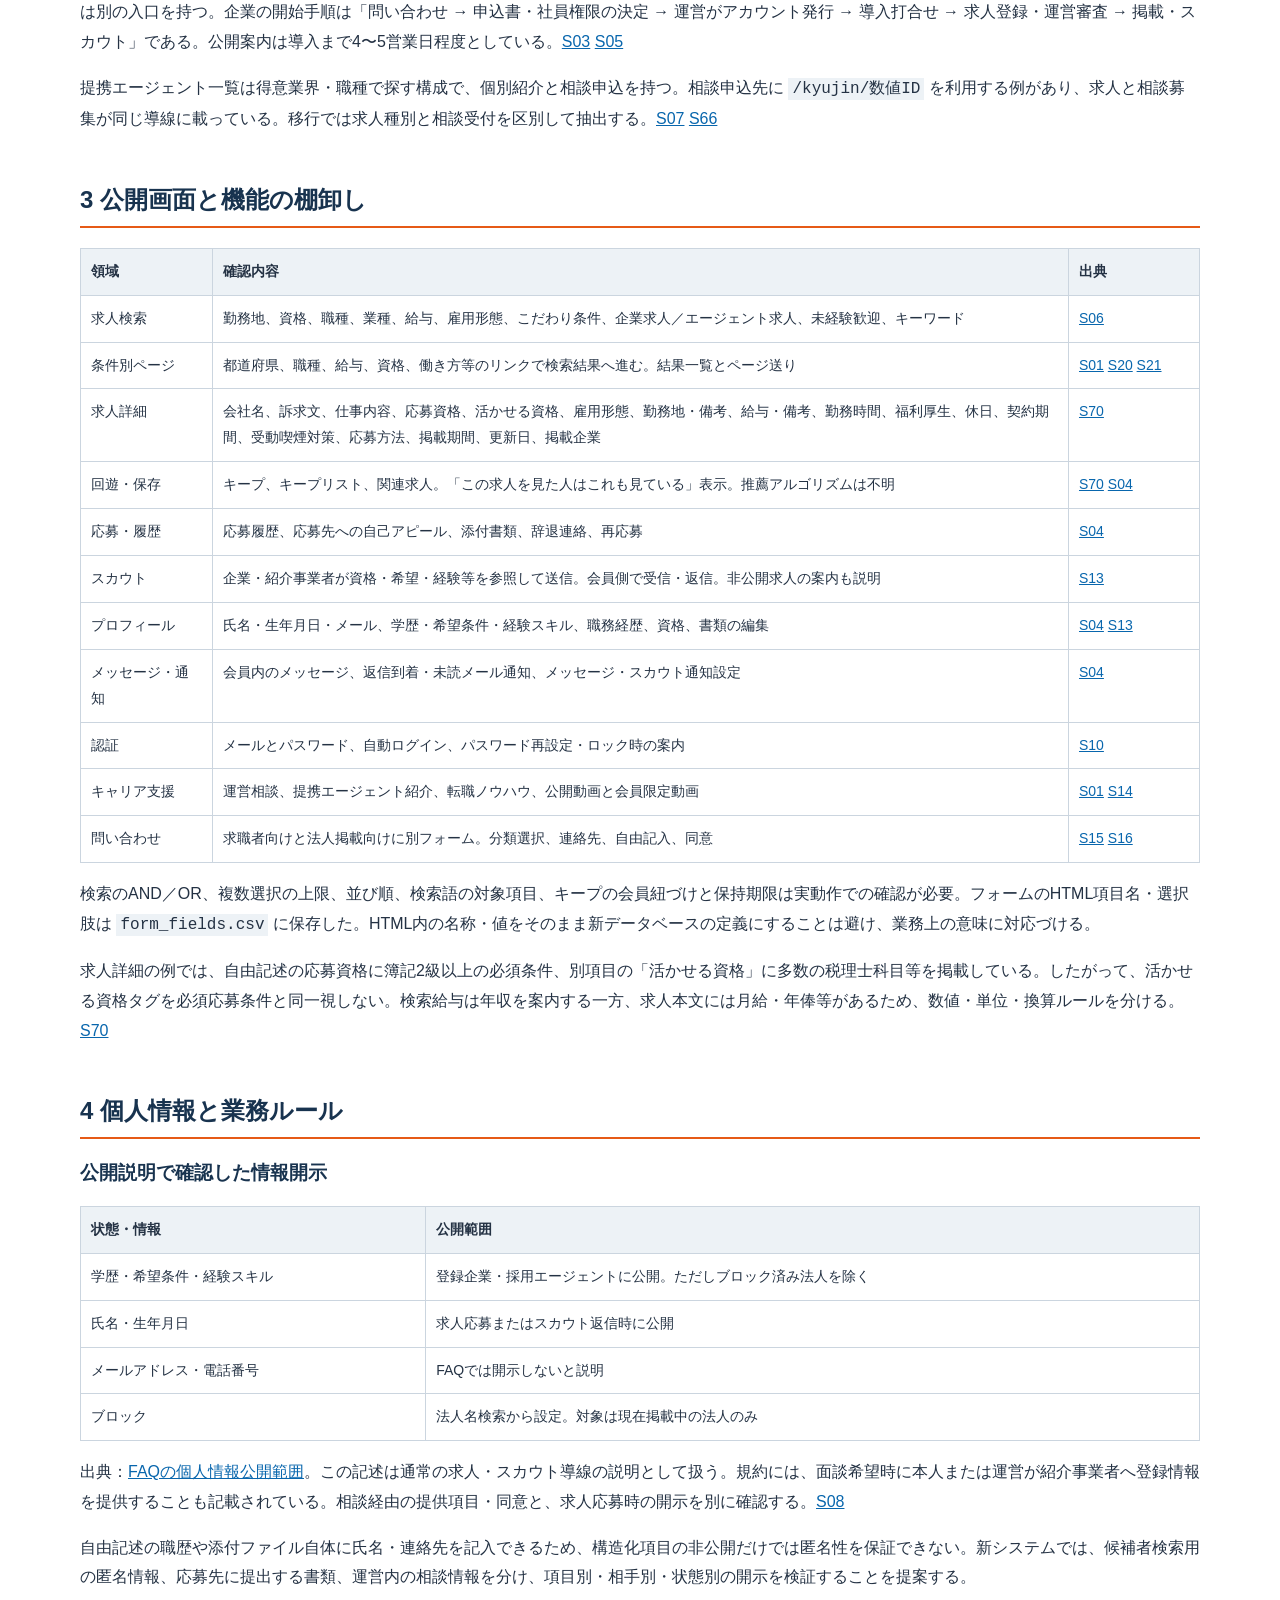
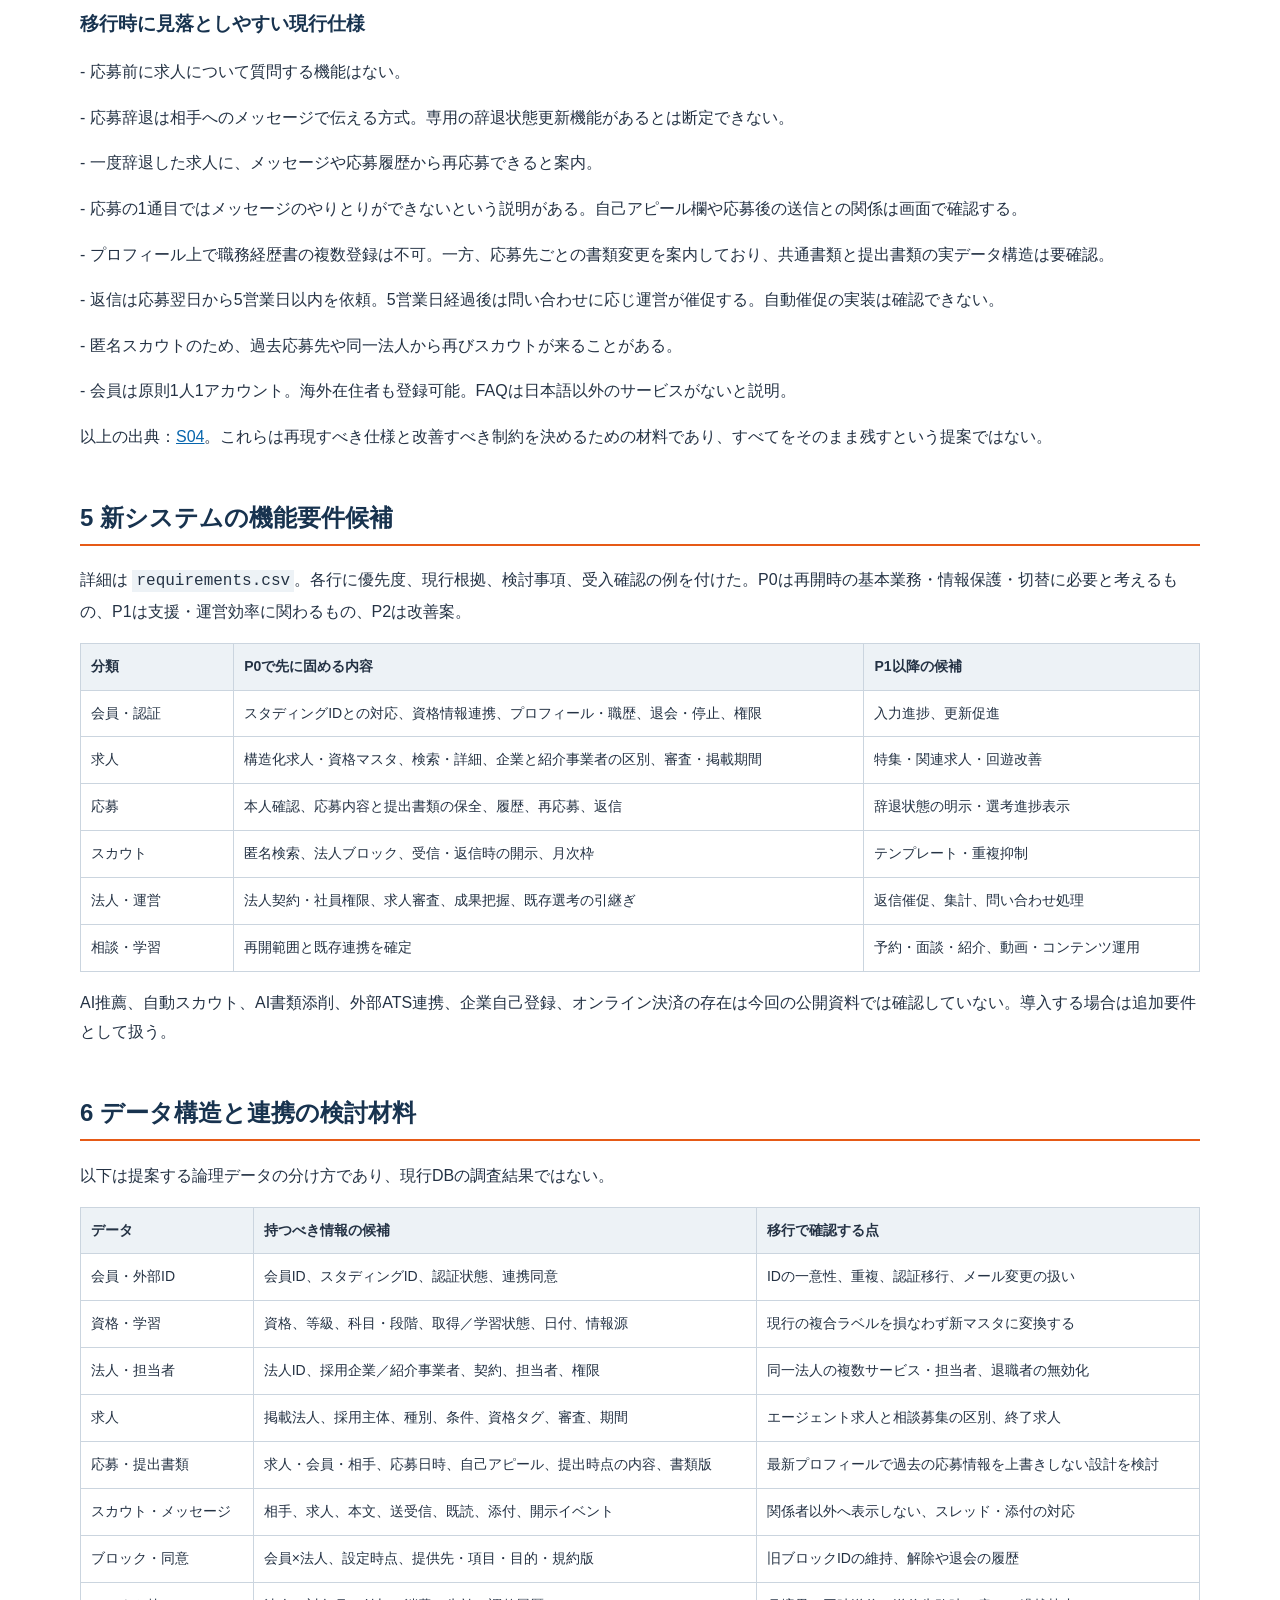
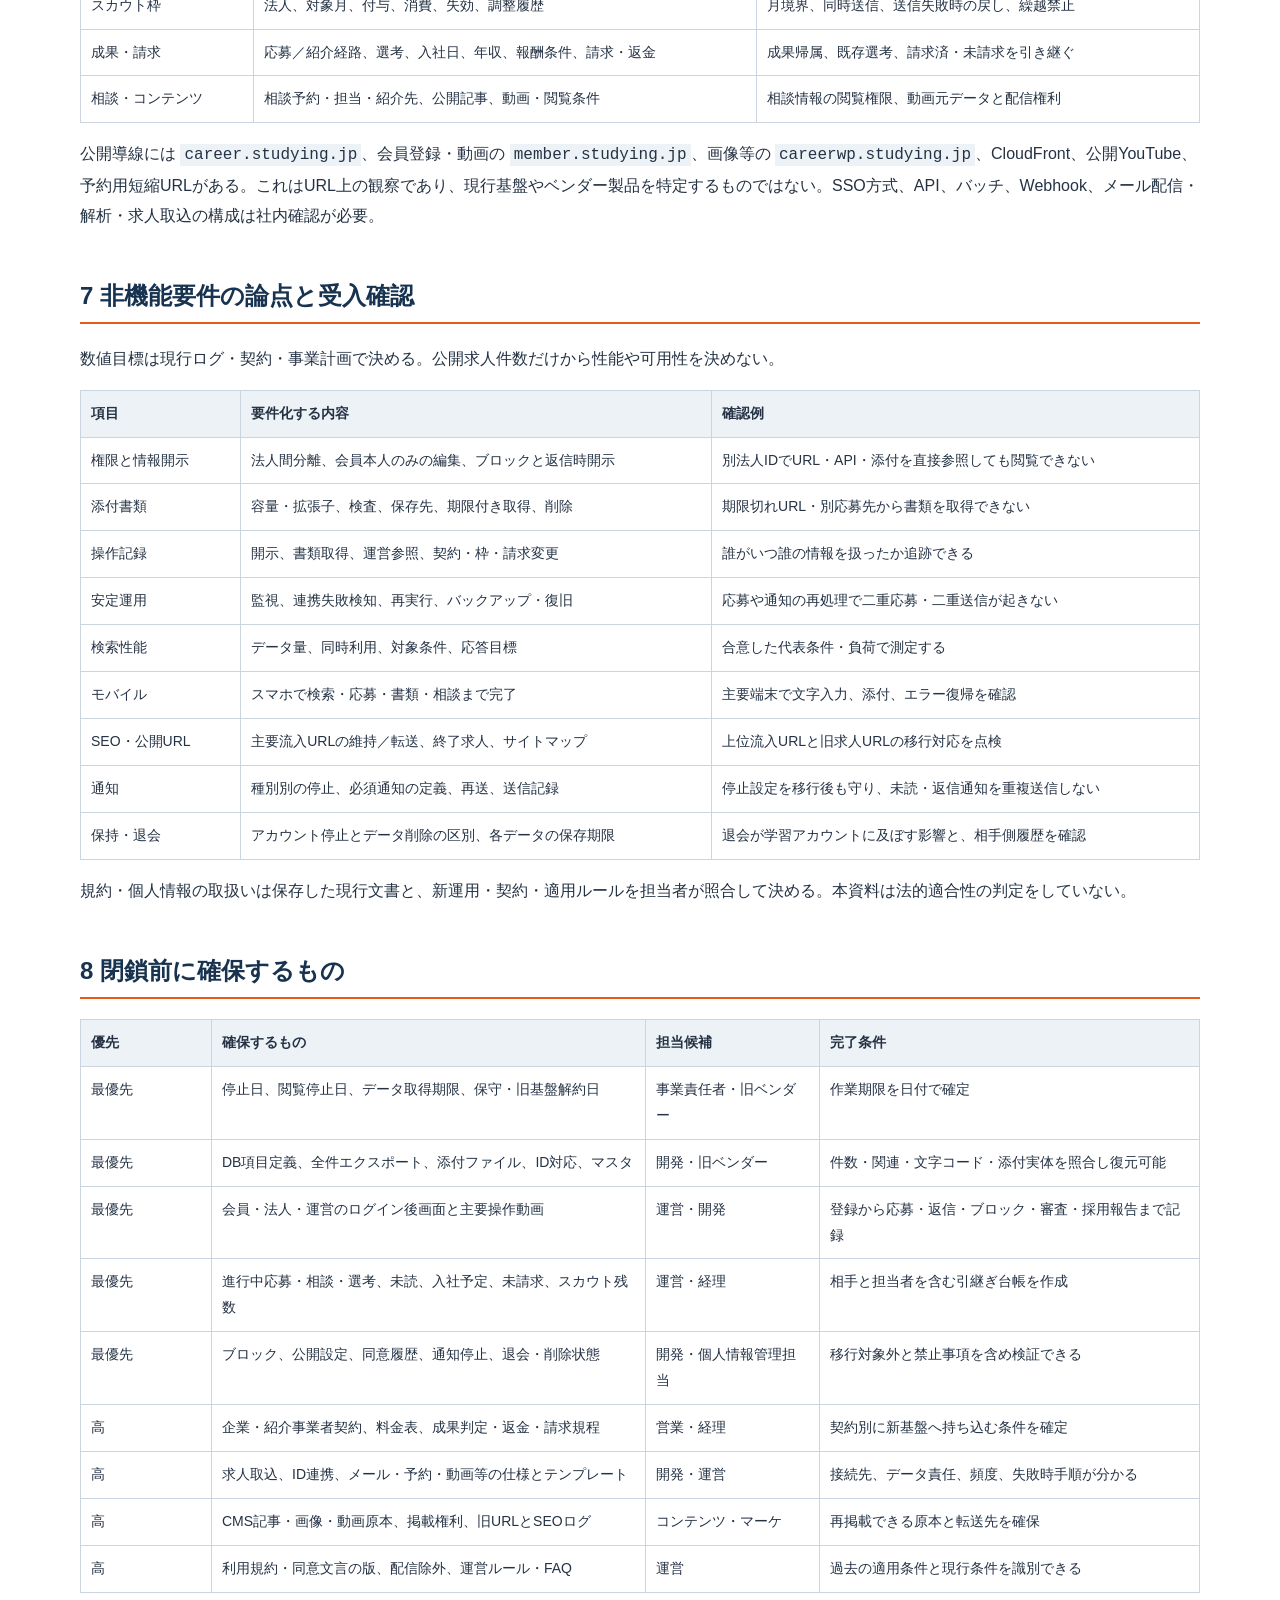
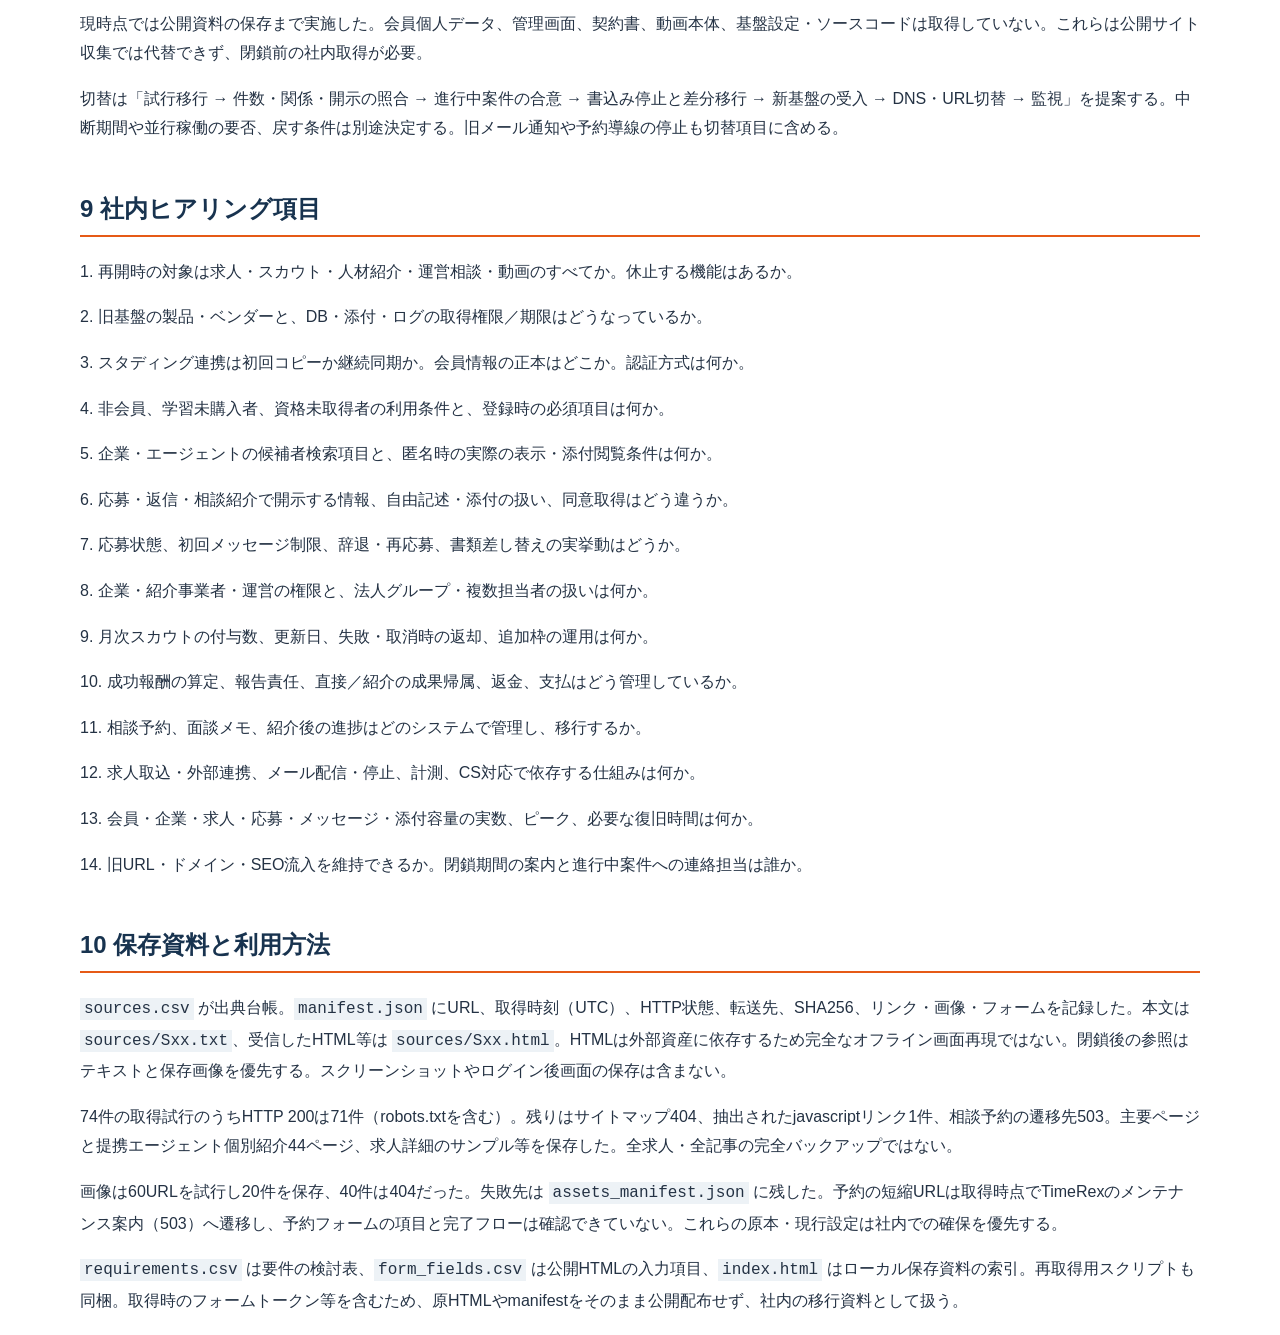
<file: research_20261021/基本仕様と要件整理.html>
<!doctype html><html lang="ja"><meta charset="utf-8"><meta name="viewport" content="width=device-width,initial-scale=1"><title>スタディングキャリア 基本仕様と要件整理</title><style>body{font:16px/1.85 "Yu Gothic",Meiryo,sans-serif;max-width:1120px;margin:36px auto;padding:0 24px;color:#243244}h1,h2,h3{line-height:1.5;color:#18334f}h2{margin-top:48px;border-bottom:2px solid #e65a16;padding-bottom:8px}table{border-collapse:collapse;width:100%;font-size:14px}td{border:1px solid #cbd5df;padding:10px;vertical-align:top;min-width:110px}tr:first-child{background:#edf2f6;font-weight:bold}.table{overflow:auto}a{color:#0866ad}code{background:#edf2f6;padding:2px 4px}.notice{background:#fff4df;padding:16px} @media print{body{max-width:none;margin:0}h2{break-after:avoid}tr{break-inside:avoid}}</style><p class="notice">ローカル保存版。現行の公開仕様と新システムへの提案を区別して記載しています。追加画像で確認した登録項目は <a href="screenshot_review/登録フォーム確認項目.csv">登録フォーム仕様一覧</a>、画像との対応は <a href="screenshot_review/追加画像の確認.csv">追加画像一覧</a> を参照してください。</p><h1>スタディングキャリア 再構築のためのサービス調査と要件整理</h1>
<p>調査日：2026年10月21日（日本時間）。対象：求職者向け公開サイト、企業向け案内、FAQ、会員登録入口、規約、相談・エージェント導線。閉鎖予定は依頼者からの情報で、閉鎖日は未確定。</p>
<p><strong>再構築で保持すべき核は、資格と学習状況を起点にしたマッチング、スタディング会員連携、直接応募とスカウト、相談と学習による転職支援である。</strong> 特に匿名公開から応募・返信による情報開示への切り替え、企業ブロック、企業と紹介事業者の区別を先に設計する。成功報酬とスカウト枠の運用も業務要件に含める。</p>
<p>本資料は要件定義のたたき台。公開説明を確認したことと、ログイン後の動作を実証したことは区別する。「確認」は公開ページに記載・表示があるもの、「提案」は新システム向けの設計案、「要確認」は社内資料や実画面が必要なものを表す。優先度は提案であり、承認済みの開発範囲ではない。</p>
<h2>1 サービスの特徴と事業構造</h2>
<div class="table"><table>
<tr><td>特徴</td><td>公開情報から確認した内容</td><td>新システムへの示唆</td></tr>
<tr><td>資格を軸にした転職</td><td>資格保有者と学習者を企業・転職エージェントにつなぐ。2023年11月7日リリース <a href="https://studying.jp/career_release.html">S02</a></td><td>学習段階から登録・接点形成できる</td></tr>
<tr><td>資格の状態が細かい</td><td>資格検索に登録済・全科目合格・科目別合格・免除・一次合格等がある <a href="https://career.studying.jp/kyujin/search-detail">S06</a></td><td>「資格名」だけのマスタでは不足する</td></tr>
<tr><td>学習サービスとの連携</td><td>登録済み資格情報を引き継ぐ説明。会員登録入口はスタディングへの無料登録または既存アカウントでのログインを案内 <a href="https://studying.jp/career_release.html">S02</a> <a href="https://member.studying.jp/career/signup/">S11</a></td><td>会員ID対応、連携項目、同意、同期方式を確定する</td></tr>
<tr><td>能動・受動の両方の転職活動</td><td>求人検索・応募、スカウト、提携エージェント、無料動画 <a href="https://career.studying.jp/column/about">S03</a></td><td>今すぐ転職する人と情報収集中の人を支援する</td></tr>
<tr><td>運営による相談</td><td>約30分の無料オンライン相談。求人・エージェント紹介、書類・面接支援、転職しない人への学習・キャリア計画支援 <a href="https://career.studying.jp/column/careersupport">S14</a></td><td>相談申込と予約、面談記録、紹介の運用が必要</td></tr>
<tr><td>企業向けの課金</td><td>初期・月額0円、入社時の成功報酬。月次スカウトを一定数無料付与、翌月への繰越不可、求人掲載無制限と説明 <a href="https://career.studying.jp/column/corporation">S05</a></td><td>成果報告・請求と、月次枠の残数・期限を管理する</td></tr>
</table></div>
<p>成功報酬率、無料スカウト数、返金条件、紹介事業者との契約条件は公開ページから確定できない。ページにある学習者数・合格者数・講座数は掲載時点が揃わないため、新基盤の容量設計には用いない。トップと取得した詳細検索では約2.1万件の検索件数表示を観測したが、これは取得時点の表示値であり、移行対象件数やユニーク求人件数とは限らない。</p>
<h2>2 利用者と主要業務</h2>
<div class="table"><table>
<tr><td>利用者</td><td>実行する業務</td><td>主な画面・情報</td></tr>
<tr><td>未登録の求職者</td><td>サービス理解、求人・エージェント検索、相談・会員登録へ進む</td><td>トップ、検索、求人詳細、案内・FAQ</td></tr>
<tr><td>求職者会員</td><td>プロフィール・資格・職歴登録、応募、スカウト返信、メッセージ、書類提出</td><td>マイページ、応募履歴、通知設定、企業ブロック</td></tr>
<tr><td>採用企業</td><td>求人登録、候補者検索、スカウト、選考・採用報告</td><td>法人アカウント、求人審査、候補者・選考管理。実画面は要確認</td></tr>
<tr><td>紹介事業者</td><td>候補者への接触、相談受付、求人紹介、進捗報告</td><td>採用企業とは異なる契約・求人・成果帰属を持つ</td></tr>
<tr><td>運営・採用サポート</td><td>法人審査・発行、原稿審査、相談、返信催促、成果確認・請求</td><td>公開案内に業務説明あり。管理画面・権限・操作記録は要確認</td></tr>
<tr><td>スタディング側担当</td><td>会員・資格・動画システムの連携管理</td><td>IDと資格データの責任範囲、連携障害対応は要確認</td></tr>
</table></div>
<p>求職者の基本導線は「登録 → プロフィール等の入力 → 求人応募またはスカウト返信 → 選考・面接 → 内定入社」。運営相談と提携エージェントへの相談は別の入口を持つ。企業の開始手順は「問い合わせ → 申込書・社員権限の決定 → 運営がアカウント発行 → 導入打合せ → 求人登録・運営審査 → 掲載・スカウト」である。公開案内は導入まで4〜5営業日程度としている。<a href="https://career.studying.jp/column/about">S03</a> <a href="https://career.studying.jp/column/corporation">S05</a></p>
<p>提携エージェント一覧は得意業界・職種で探す構成で、個別紹介と相談申込を持つ。相談申込先に <code>/kyujin/数値ID</code> を利用する例があり、求人と相談募集が同じ導線に載っている。移行では求人種別と相談受付を区別して抽出する。<a href="https://career.studying.jp/column/agent-list">S07</a> <a href="https://career.studying.jp/kyujin/229636">S66</a></p>
<h2>3 公開画面と機能の棚卸し</h2>
<div class="table"><table>
<tr><td>領域</td><td>確認内容</td><td>出典</td></tr>
<tr><td>求人検索</td><td>勤務地、資格、職種、業種、給与、雇用形態、こだわり条件、企業求人／エージェント求人、未経験歓迎、キーワード</td><td><a href="https://career.studying.jp/kyujin/search-detail">S06</a></td></tr>
<tr><td>条件別ページ</td><td>都道府県、職種、給与、資格、働き方等のリンクで検索結果へ進む。結果一覧とページ送り</td><td><a href="https://career.studying.jp/">S01</a> <a href="https://career.studying.jp/zenkoku/PC13">S20</a> <a href="https://career.studying.jp/zenkoku/MC2">S21</a></td></tr>
<tr><td>求人詳細</td><td>会社名、訴求文、仕事内容、応募資格、活かせる資格、雇用形態、勤務地・備考、給与・備考、勤務時間、福利厚生、休日、契約期間、受動喫煙対策、応募方法、掲載期間、更新日、掲載企業</td><td><a href="https://career.studying.jp/kyujin/258525">S70</a></td></tr>
<tr><td>回遊・保存</td><td>キープ、キープリスト、関連求人。「この求人を見た人はこれも見ている」表示。推薦アルゴリズムは不明</td><td><a href="https://career.studying.jp/kyujin/258525">S70</a> <a href="https://career.studying.jp/column/faq">S04</a></td></tr>
<tr><td>応募・履歴</td><td>応募履歴、応募先への自己アピール、添付書類、辞退連絡、再応募</td><td><a href="https://career.studying.jp/column/faq">S04</a></td></tr>
<tr><td>スカウト</td><td>企業・紹介事業者が資格・希望・経験等を参照して送信。会員側で受信・返信。非公開求人の案内も説明</td><td><a href="https://career.studying.jp/column/scout">S13</a></td></tr>
<tr><td>プロフィール</td><td>氏名・生年月日・メール、学歴・希望条件・経験スキル、職務経歴、資格、書類の編集</td><td><a href="https://career.studying.jp/column/faq">S04</a> <a href="https://career.studying.jp/column/scout">S13</a></td></tr>
<tr><td>メッセージ・通知</td><td>会員内のメッセージ、返信到着・未読メール通知、メッセージ・スカウト通知設定</td><td><a href="https://career.studying.jp/column/faq">S04</a></td></tr>
<tr><td>認証</td><td>メールとパスワード、自動ログイン、パスワード再設定・ロック時の案内</td><td><a href="https://career.studying.jp/mypage/login">S10</a></td></tr>
<tr><td>キャリア支援</td><td>運営相談、提携エージェント紹介、転職ノウハウ、公開動画と会員限定動画</td><td><a href="https://career.studying.jp/">S01</a> <a href="https://career.studying.jp/column/careersupport">S14</a></td></tr>
<tr><td>問い合わせ</td><td>求職者向けと法人掲載向けに別フォーム。分類選択、連絡先、自由記入、同意</td><td><a href="https://career.studying.jp/inquiry">S15</a> <a href="https://career.studying.jp/member-inquiry">S16</a></td></tr>
</table></div>
<p>検索のAND／OR、複数選択の上限、並び順、検索語の対象項目、キープの会員紐づけと保持期限は実動作での確認が必要。フォームのHTML項目名・選択肢は <code>form_fields.csv</code> に保存した。HTML内の名称・値をそのまま新データベースの定義にすることは避け、業務上の意味に対応づける。</p>
<p>求人詳細の例では、自由記述の応募資格に簿記2級以上の必須条件、別項目の「活かせる資格」に多数の税理士科目等を掲載している。したがって、活かせる資格タグを必須応募条件と同一視しない。検索給与は年収を案内する一方、求人本文には月給・年俸等があるため、数値・単位・換算ルールを分ける。<a href="https://career.studying.jp/kyujin/258525">S70</a></p>
<h2>4 個人情報と業務ルール</h2>
<h3>公開説明で確認した情報開示</h3>
<div class="table"><table>
<tr><td>状態・情報</td><td>公開範囲</td></tr>
<tr><td>学歴・希望条件・経験スキル</td><td>登録企業・採用エージェントに公開。ただしブロック済み法人を除く</td></tr>
<tr><td>氏名・生年月日</td><td>求人応募またはスカウト返信時に公開</td></tr>
<tr><td>メールアドレス・電話番号</td><td>FAQでは開示しないと説明</td></tr>
<tr><td>ブロック</td><td>法人名検索から設定。対象は現在掲載中の法人のみ</td></tr>
</table></div>
<p>出典：<a href="https://career.studying.jp/column/faq">FAQの個人情報公開範囲</a>。この記述は通常の求人・スカウト導線の説明として扱う。規約には、面談希望時に本人または運営が紹介事業者へ登録情報を提供することも記載されている。相談経由の提供項目・同意と、求人応募時の開示を別に確認する。<a href="https://career.studying.jp/policy?policy_no=7">S08</a></p>
<p>自由記述の職歴や添付ファイル自体に氏名・連絡先を記入できるため、構造化項目の非公開だけでは匿名性を保証できない。新システムでは、候補者検索用の匿名情報、応募先に提出する書類、運営内の相談情報を分け、項目別・相手別・状態別の開示を検証することを提案する。</p>
<h3>移行時に見落としやすい現行仕様</h3>
<p>- 応募前に求人について質問する機能はない。</p>
<p>- 応募辞退は相手へのメッセージで伝える方式。専用の辞退状態更新機能があるとは断定できない。</p>
<p>- 一度辞退した求人に、メッセージや応募履歴から再応募できると案内。</p>
<p>- 応募の1通目ではメッセージのやりとりができないという説明がある。自己アピール欄や応募後の送信との関係は画面で確認する。</p>
<p>- プロフィール上で職務経歴書の複数登録は不可。一方、応募先ごとの書類変更を案内しており、共通書類と提出書類の実データ構造は要確認。</p>
<p>- 返信は応募翌日から5営業日以内を依頼。5営業日経過後は問い合わせに応じ運営が催促する。自動催促の実装は確認できない。</p>
<p>- 匿名スカウトのため、過去応募先や同一法人から再びスカウトが来ることがある。</p>
<p>- 会員は原則1人1アカウント。海外在住者も登録可能。FAQは日本語以外のサービスがないと説明。</p>
<p>以上の出典：<a href="https://career.studying.jp/column/faq">S04</a>。これらは再現すべき仕様と改善すべき制約を決めるための材料であり、すべてをそのまま残すという提案ではない。</p>
<h2>5 新システムの機能要件候補</h2>
<p>詳細は <code>requirements.csv</code>。各行に優先度、現行根拠、検討事項、受入確認の例を付けた。P0は再開時の基本業務・情報保護・切替に必要と考えるもの、P1は支援・運営効率に関わるもの、P2は改善案。</p>
<div class="table"><table>
<tr><td>分類</td><td>P0で先に固める内容</td><td>P1以降の候補</td></tr>
<tr><td>会員・認証</td><td>スタディングIDとの対応、資格情報連携、プロフィール・職歴、退会・停止、権限</td><td>入力進捗、更新促進</td></tr>
<tr><td>求人</td><td>構造化求人・資格マスタ、検索・詳細、企業と紹介事業者の区別、審査・掲載期間</td><td>特集・関連求人・回遊改善</td></tr>
<tr><td>応募</td><td>本人確認、応募内容と提出書類の保全、履歴、再応募、返信</td><td>辞退状態の明示・選考進捗表示</td></tr>
<tr><td>スカウト</td><td>匿名検索、法人ブロック、受信・返信時の開示、月次枠</td><td>テンプレート・重複抑制</td></tr>
<tr><td>法人・運営</td><td>法人契約・社員権限、求人審査、成果把握、既存選考の引継ぎ</td><td>返信催促、集計、問い合わせ処理</td></tr>
<tr><td>相談・学習</td><td>再開範囲と既存連携を確定</td><td>予約・面談・紹介、動画・コンテンツ運用</td></tr>
</table></div>
<p>AI推薦、自動スカウト、AI書類添削、外部ATS連携、企業自己登録、オンライン決済の存在は今回の公開資料では確認していない。導入する場合は追加要件として扱う。</p>
<h2>6 データ構造と連携の検討材料</h2>
<p>以下は提案する論理データの分け方であり、現行DBの調査結果ではない。</p>
<div class="table"><table>
<tr><td>データ</td><td>持つべき情報の候補</td><td>移行で確認する点</td></tr>
<tr><td>会員・外部ID</td><td>会員ID、スタディングID、認証状態、連携同意</td><td>IDの一意性、重複、認証移行、メール変更の扱い</td></tr>
<tr><td>資格・学習</td><td>資格、等級、科目・段階、取得／学習状態、日付、情報源</td><td>現行の複合ラベルを損なわず新マスタに変換する</td></tr>
<tr><td>法人・担当者</td><td>法人ID、採用企業／紹介事業者、契約、担当者、権限</td><td>同一法人の複数サービス・担当者、退職者の無効化</td></tr>
<tr><td>求人</td><td>掲載法人、採用主体、種別、条件、資格タグ、審査、期間</td><td>エージェント求人と相談募集の区別、終了求人</td></tr>
<tr><td>応募・提出書類</td><td>求人・会員・相手、応募日時、自己アピール、提出時点の内容、書類版</td><td>最新プロフィールで過去の応募情報を上書きしない設計を検討</td></tr>
<tr><td>スカウト・メッセージ</td><td>相手、求人、本文、送受信、既読、添付、開示イベント</td><td>関係者以外へ表示しない、スレッド・添付の対応</td></tr>
<tr><td>ブロック・同意</td><td>会員×法人、設定時点、提供先・項目・目的・規約版</td><td>旧ブロックIDの維持、解除や退会の履歴</td></tr>
<tr><td>スカウト枠</td><td>法人、対象月、付与、消費、失効、調整履歴</td><td>月境界、同時送信、送信失敗時の戻し、繰越禁止</td></tr>
<tr><td>成果・請求</td><td>応募／紹介経路、選考、入社日、年収、報酬条件、請求・返金</td><td>成果帰属、既存選考、請求済・未請求を引き継ぐ</td></tr>
<tr><td>相談・コンテンツ</td><td>相談予約・担当・紹介先、公開記事、動画・閲覧条件</td><td>相談情報の閲覧権限、動画元データと配信権利</td></tr>
</table></div>
<p>公開導線には <code>career.studying.jp</code>、会員登録・動画の <code>member.studying.jp</code>、画像等の <code>careerwp.studying.jp</code>、CloudFront、公開YouTube、予約用短縮URLがある。これはURL上の観察であり、現行基盤やベンダー製品を特定するものではない。SSO方式、API、バッチ、Webhook、メール配信・解析・求人取込の構成は社内確認が必要。</p>
<h2>7 非機能要件の論点と受入確認</h2>
<p>数値目標は現行ログ・契約・事業計画で決める。公開求人件数だけから性能や可用性を決めない。</p>
<div class="table"><table>
<tr><td>項目</td><td>要件化する内容</td><td>確認例</td></tr>
<tr><td>権限と情報開示</td><td>法人間分離、会員本人のみの編集、ブロックと返信時開示</td><td>別法人IDでURL・API・添付を直接参照しても閲覧できない</td></tr>
<tr><td>添付書類</td><td>容量・拡張子、検査、保存先、期限付き取得、削除</td><td>期限切れURL・別応募先から書類を取得できない</td></tr>
<tr><td>操作記録</td><td>開示、書類取得、運営参照、契約・枠・請求変更</td><td>誰がいつ誰の情報を扱ったか追跡できる</td></tr>
<tr><td>安定運用</td><td>監視、連携失敗検知、再実行、バックアップ・復旧</td><td>応募や通知の再処理で二重応募・二重送信が起きない</td></tr>
<tr><td>検索性能</td><td>データ量、同時利用、対象条件、応答目標</td><td>合意した代表条件・負荷で測定する</td></tr>
<tr><td>モバイル</td><td>スマホで検索・応募・書類・相談まで完了</td><td>主要端末で文字入力、添付、エラー復帰を確認</td></tr>
<tr><td>SEO・公開URL</td><td>主要流入URLの維持／転送、終了求人、サイトマップ</td><td>上位流入URLと旧求人URLの移行対応を点検</td></tr>
<tr><td>通知</td><td>種別別の停止、必須通知の定義、再送、送信記録</td><td>停止設定を移行後も守り、未読・返信通知を重複送信しない</td></tr>
<tr><td>保持・退会</td><td>アカウント停止とデータ削除の区別、各データの保存期限</td><td>退会が学習アカウントに及ぼす影響と、相手側履歴を確認</td></tr>
</table></div>
<p>規約・個人情報の取扱いは保存した現行文書と、新運用・契約・適用ルールを担当者が照合して決める。本資料は法的適合性の判定をしていない。</p>
<h2>8 閉鎖前に確保するもの</h2>
<div class="table"><table>
<tr><td>優先</td><td>確保するもの</td><td>担当候補</td><td>完了条件</td></tr>
<tr><td>最優先</td><td>停止日、閲覧停止日、データ取得期限、保守・旧基盤解約日</td><td>事業責任者・旧ベンダー</td><td>作業期限を日付で確定</td></tr>
<tr><td>最優先</td><td>DB項目定義、全件エクスポート、添付ファイル、ID対応、マスタ</td><td>開発・旧ベンダー</td><td>件数・関連・文字コード・添付実体を照合し復元可能</td></tr>
<tr><td>最優先</td><td>会員・法人・運営のログイン後画面と主要操作動画</td><td>運営・開発</td><td>登録から応募・返信・ブロック・審査・採用報告まで記録</td></tr>
<tr><td>最優先</td><td>進行中応募・相談・選考、未読、入社予定、未請求、スカウト残数</td><td>運営・経理</td><td>相手と担当者を含む引継ぎ台帳を作成</td></tr>
<tr><td>最優先</td><td>ブロック、公開設定、同意履歴、通知停止、退会・削除状態</td><td>開発・個人情報管理担当</td><td>移行対象外と禁止事項を含め検証できる</td></tr>
<tr><td>高</td><td>企業・紹介事業者契約、料金表、成果判定・返金・請求規程</td><td>営業・経理</td><td>契約別に新基盤へ持ち込む条件を確定</td></tr>
<tr><td>高</td><td>求人取込、ID連携、メール・予約・動画等の仕様とテンプレート</td><td>開発・運営</td><td>接続先、データ責任、頻度、失敗時手順が分かる</td></tr>
<tr><td>高</td><td>CMS記事・画像・動画原本、掲載権利、旧URLとSEOログ</td><td>コンテンツ・マーケ</td><td>再掲載できる原本と転送先を確保</td></tr>
<tr><td>高</td><td>利用規約・同意文言の版、配信除外、運営ルール・FAQ</td><td>運営</td><td>過去の適用条件と現行条件を識別できる</td></tr>
</table></div>
<p>現時点では公開資料の保存まで実施した。会員個人データ、管理画面、契約書、動画本体、基盤設定・ソースコードは取得していない。これらは公開サイト収集では代替できず、閉鎖前の社内取得が必要。</p>
<p>切替は「試行移行 → 件数・関係・開示の照合 → 進行中案件の合意 → 書込み停止と差分移行 → 新基盤の受入 → DNS・URL切替 → 監視」を提案する。中断期間や並行稼働の要否、戻す条件は別途決定する。旧メール通知や予約導線の停止も切替項目に含める。</p>
<h2>9 社内ヒアリング項目</h2>
<p>1. 再開時の対象は求人・スカウト・人材紹介・運営相談・動画のすべてか。休止する機能はあるか。</p>
<p>2. 旧基盤の製品・ベンダーと、DB・添付・ログの取得権限／期限はどうなっているか。</p>
<p>3. スタディング連携は初回コピーか継続同期か。会員情報の正本はどこか。認証方式は何か。</p>
<p>4. 非会員、学習未購入者、資格未取得者の利用条件と、登録時の必須項目は何か。</p>
<p>5. 企業・エージェントの候補者検索項目と、匿名時の実際の表示・添付閲覧条件は何か。</p>
<p>6. 応募・返信・相談紹介で開示する情報、自由記述・添付の扱い、同意取得はどう違うか。</p>
<p>7. 応募状態、初回メッセージ制限、辞退・再応募、書類差し替えの実挙動はどうか。</p>
<p>8. 企業・紹介事業者・運営の権限と、法人グループ・複数担当者の扱いは何か。</p>
<p>9. 月次スカウトの付与数、更新日、失敗・取消時の返却、追加枠の運用は何か。</p>
<p>10. 成功報酬の算定、報告責任、直接／紹介の成果帰属、返金、支払はどう管理しているか。</p>
<p>11. 相談予約、面談メモ、紹介後の進捗はどのシステムで管理し、移行するか。</p>
<p>12. 求人取込・外部連携、メール配信・停止、計測、CS対応で依存する仕組みは何か。</p>
<p>13. 会員・企業・求人・応募・メッセージ・添付容量の実数、ピーク、必要な復旧時間は何か。</p>
<p>14. 旧URL・ドメイン・SEO流入を維持できるか。閉鎖期間の案内と進行中案件への連絡担当は誰か。</p>
<h2>10 保存資料と利用方法</h2>
<p><code>sources.csv</code> が出典台帳。<code>manifest.json</code> にURL、取得時刻（UTC）、HTTP状態、転送先、SHA256、リンク・画像・フォームを記録した。本文は <code>sources/Sxx.txt</code>、受信したHTML等は <code>sources/Sxx.html</code>。HTMLは外部資産に依存するため完全なオフライン画面再現ではない。閉鎖後の参照はテキストと保存画像を優先する。スクリーンショットやログイン後画面の保存は含まない。</p>
<p>74件の取得試行のうちHTTP 200は71件（robots.txtを含む）。残りはサイトマップ404、抽出されたjavascriptリンク1件、相談予約の遷移先503。主要ページと提携エージェント個別紹介44ページ、求人詳細のサンプル等を保存した。全求人・全記事の完全バックアップではない。</p>
<p>画像は60URLを試行し20件を保存、40件は404だった。失敗先は <code>assets_manifest.json</code> に残した。予約の短縮URLは取得時点でTimeRexのメンテナンス案内（503）へ遷移し、予約フォームの項目と完了フローは確認できていない。これらの原本・現行設定は社内での確保を優先する。</p>
<p><code>requirements.csv</code> は要件の検討表、<code>form_fields.csv</code> は公開HTMLの入力項目、<code>index.html</code> はローカル保存資料の索引。再取得用スクリプトも同梱。取得時のフォームトークン等を含むため、原HTMLやmanifestをそのまま公開配布せず、社内の移行資料として扱う。</p></html>
</file>
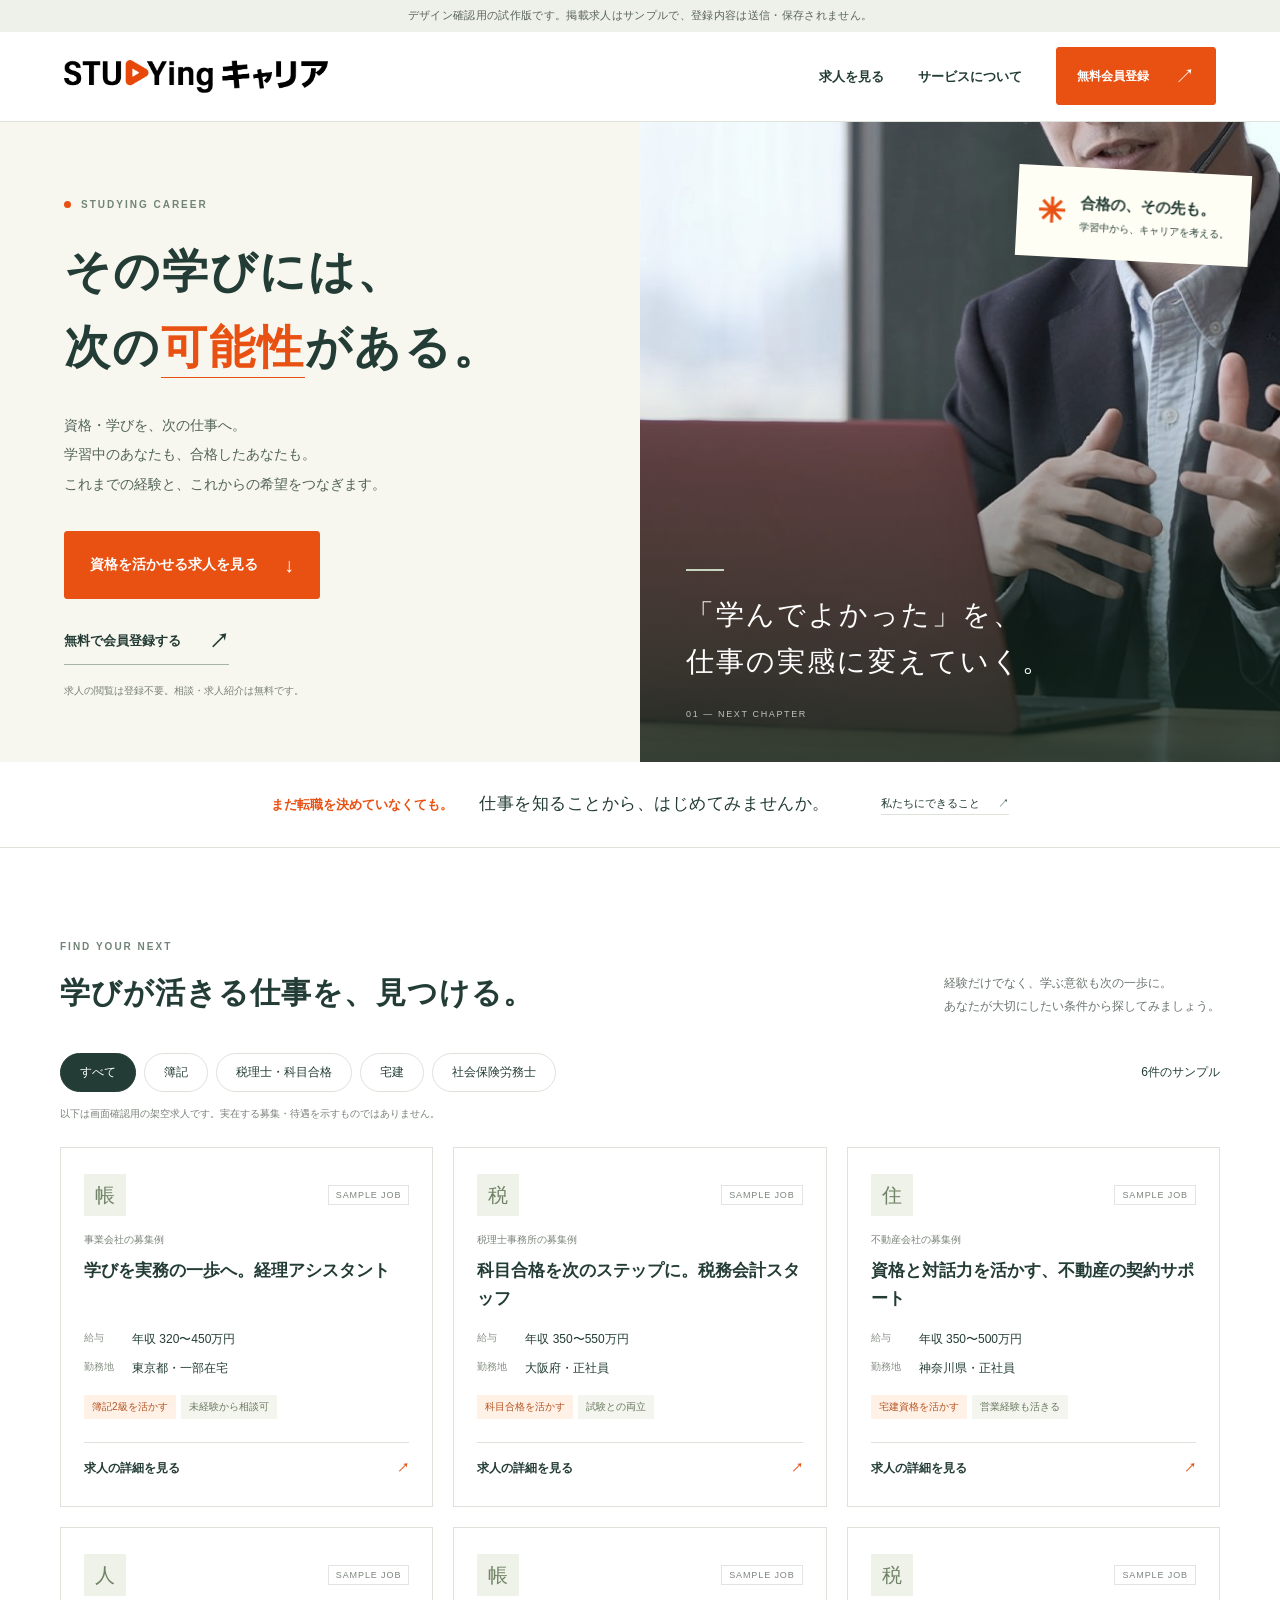
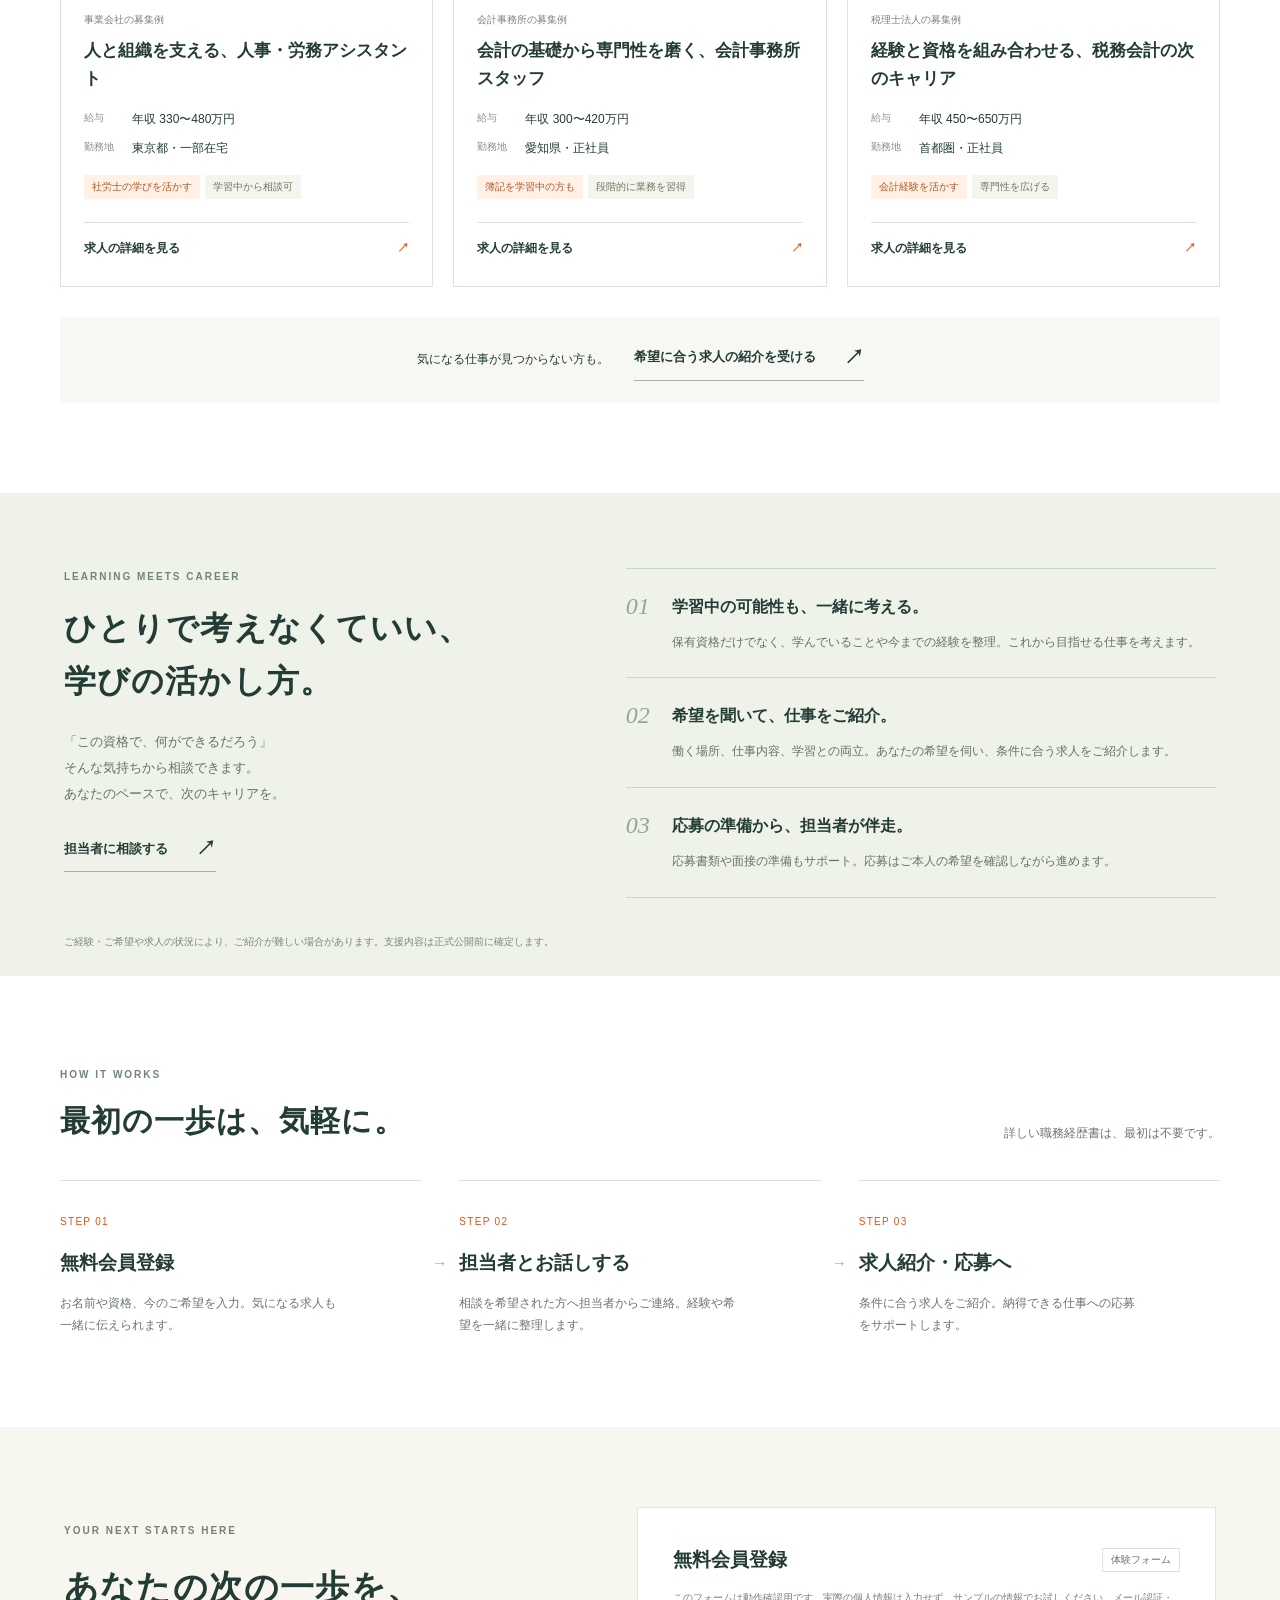
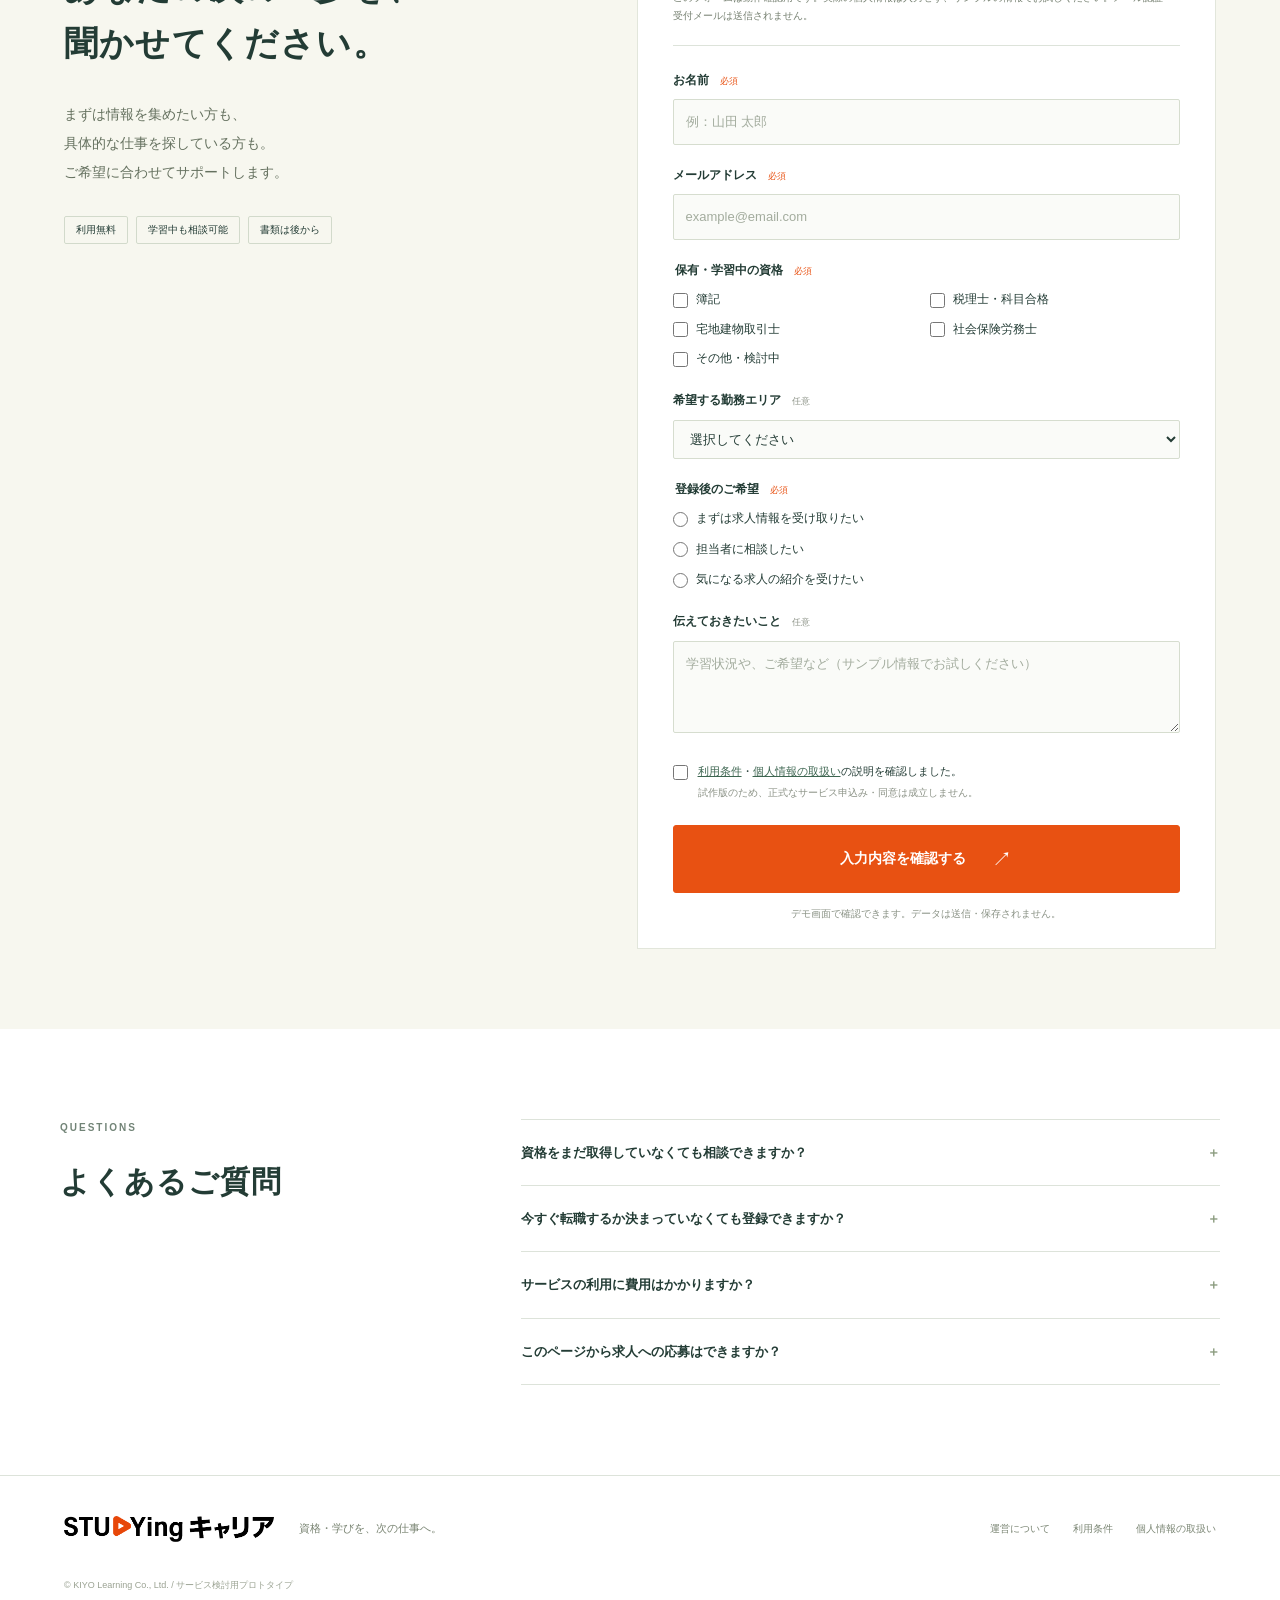
<file: simple-lp/スタディングキャリア_共有用.html>
<!doctype html>
<html lang="ja">
<head>
<meta charset="utf-8"><meta http-equiv="Content-Security-Policy" content="default-src 'none'; img-src data:; style-src 'unsafe-inline'; script-src 'unsafe-inline'; connect-src 'none'; form-action 'none'; base-uri 'none'"><meta name="viewport" content="width=device-width,initial-scale=1">
<title>スタディングキャリア｜資格・学びを、次の仕事へ。</title>
<meta name="description" content="資格や学びを活かせる仕事を見つける。求人閲覧とキャリア相談・会員登録の体験をご確認いただける試作版です。">
<style>@charset "UTF-8";
:root{--ink:#233c35;--muted:#6a756e;--orange:#e85112;--orange-dark:#c8440b;--cream:#f7f7ef;--line:#dde3da;--serif:"Yu Mincho","Hiragino Mincho ProN",serif}*{box-sizing:border-box}html{scroll-behavior:smooth;scroll-padding-top:100px}body{margin:0;color:var(--ink);font:15px/1.8 "Yu Gothic",Meiryo,sans-serif;background:#fff}button,input,select,textarea{font:inherit}button,a{-webkit-tap-highlight-color:transparent}a{color:inherit;text-decoration:none}button{cursor:pointer}button:disabled{cursor:default}img{max-width:100%;display:block}h1,h2,h3,p{margin:0}button:focus-visible,a:focus-visible,summary:focus-visible{outline:3px solid #527c67;outline-offset:5px}input:focus,select:focus,textarea:focus{outline:2px solid #527c67;outline-offset:2px}section[id]{scroll-margin-top:110px}.prototype{padding:6px 20px;background:#eef1e9;text-align:center;font-size:11px;color:#58645c;letter-spacing:.03em}.header{height:90px;padding:0 5%;display:flex;justify-content:space-between;align-items:center;border-bottom:1px solid var(--line);background:#fff;position:sticky;top:0;z-index:20}.brand{display:block;width:264px}.brand img{width:100%;height:auto}.header nav{display:flex;align-items:center;gap:34px;font-size:13px;font-weight:700}.button{display:inline-flex;align-items:center;justify-content:center;gap:26px;min-height:56px;padding:15px 25px;background:var(--orange);color:white;border:1px solid var(--orange);font-weight:700;font-size:14px;border-radius:3px;transition:background .2s,transform .2s}.button:hover{background:var(--orange-dark);transform:translateY(-1px)}.button span{font-size:20px;font-weight:400}.button.small{min-height:44px;padding:10px 20px;font-size:12px}.eyebrow{font-size:10px;letter-spacing:.2em;font-weight:700;color:#728477;display:flex;align-items:center;gap:10px;margin-bottom:20px}.eyebrow>span{width:7px;height:7px;border-radius:50%;background:var(--orange)}.hero{display:grid;grid-template-columns:1fr 1fr;min-height:630px;background:var(--cream)}.hero-copy{padding:74px 8% 62px 10%;position:relative}.hero h1{font-family:var(--serif);font-size:clamp(36px,3.6vw,60px);font-weight:600;letter-spacing:.045em;line-height:1.65;margin:0 0 25px;white-space:nowrap}.hero h1 span{color:var(--orange);position:relative}.hero h1 span:after{content:"";position:absolute;left:0;right:0;bottom:-5px;border-bottom:1px solid var(--orange)}.hero-description{color:#526359;font-size:14px;line-height:2.1}.hero-actions{display:flex;gap:24px;align-items:flex-start;flex-wrap:wrap;margin-top:32px;flex-direction:column}.text-link{display:inline-flex;gap:28px;align-items:center;font-size:13px;font-weight:700;border-bottom:1px solid #a6b3a7;padding:0 0 5px}.text-link span{font-size:20px}.hero-note{font-size:10px;color:#788078;margin-top:17px}.hero-visual{position:relative;overflow:hidden;background:#e1e6dd;min-width:0}.hero-visual>img{height:100%;width:100%;position:absolute;object-fit:cover;object-position:62% center;filter:saturate(.65)}.hero-visual:after{content:"";position:absolute;inset:0;background:linear-gradient(0deg,rgba(21,44,34,.75),transparent 65%)}.visual-caption{position:absolute;bottom:40px;left:46px;z-index:1;color:white}.caption-line{display:block;width:38px;border-top:2px solid #c6d6be;margin-bottom:20px}.visual-caption p{font-family:var(--serif);font-size:28px;line-height:1.7;letter-spacing:.07em}.caption-index{display:block;font-size:9px;letter-spacing:.18em;margin-top:20px;opacity:.7}.floating-note{position:absolute;z-index:2;background:#fffef4;top:48px;right:30px;padding:15px 20px;display:flex;align-items:center;gap:15px;box-shadow:0 8px 30px #1835270d;transform:rotate(3deg);font-weight:700;font-size:15px}.floating-note>span{font-size:34px;color:var(--orange)}.floating-note small{display:block;font-size:10px;font-weight:400;margin-top:2px}.intro-strip{display:flex;align-items:center;justify-content:center;gap:26px;min-height:86px;padding:20px 5%;border-bottom:1px solid var(--line);font-size:13px}.intro-strip>span{color:var(--orange);font-weight:700}.intro-strip p{font-family:var(--serif);font-size:17px;letter-spacing:.03em}.intro-strip a{font-size:11px;margin-left:25px;border-bottom:1px solid var(--line)}.intro-strip a span{margin-left:15px}.section{max-width:1240px;margin:auto;padding:90px 40px}.section-heading{display:flex;justify-content:space-between;gap:30px;align-items:flex-end;margin-bottom:35px}.section-heading .eyebrow{margin-bottom:12px}h2{font-family:var(--serif);font-size:30px;line-height:1.65;font-weight:600;letter-spacing:.035em}.section-heading>p{font-size:12px;color:var(--muted);line-height:1.9}.jobs-toolbar{display:flex;justify-content:space-between;gap:15px;align-items:center;margin-bottom:13px}.filters{display:flex;gap:8px;flex-wrap:wrap}.filter{border:1px solid var(--line);border-radius:24px;padding:8px 19px;background:white;font-size:12px;color:var(--ink)}.filter.active{background:var(--ink);border-color:var(--ink);color:#fff}.filter:hover:not(.active){background:var(--cream)}.job-count{font-size:12px;white-space:nowrap}.sample-note{color:#7a8179;font-size:10px;margin-bottom:24px}.job-grid{display:grid;grid-template-columns:repeat(3,1fr);gap:20px}.job-card{border:1px solid var(--line);padding:26px 23px;display:flex;flex-direction:column;transition:box-shadow .2s,transform .2s;background:#fff}.job-card:hover{box-shadow:0 8px 24px #1f3a2d09;transform:translateY(-3px)}.job-card-top{display:flex;justify-content:space-between;align-items:center;margin-bottom:15px}.job-symbol{background:#eef2e9;width:42px;height:42px;display:grid;place-items:center;color:#718366;font-size:20px;font-family:var(--serif)}.sample-label{font-size:9px;letter-spacing:.1em;color:#7b847c;border:1px solid #e1e5df;padding:1px 7px}.job-card .company{font-size:10px;color:#7a8379}.job-card h3{font-size:17px;line-height:1.65;margin:8px 0 16px;font-weight:700;min-height:56px}.job-meta{font-size:12px;display:grid;gap:7px;margin:0 0 16px}.job-meta>div{display:flex;gap:12px}.job-meta dt{font-size:10px;color:#869084;width:36px;flex-shrink:0}.job-meta dd{margin:0}.tags{display:flex;gap:5px;flex-wrap:wrap;margin-top:auto;margin-bottom:23px}.tag{font-size:10px;background:#f4f5ee;color:#697860;padding:3px 8px}.tag.orange{background:#fff1e6;color:#b45321}.card-detail{background:none;border:0;border-top:1px solid var(--line);text-align:left;padding:15px 0 0;display:flex;justify-content:space-between;color:var(--ink);font-size:12px;font-weight:700}.card-detail span{color:var(--orange)}.jobs-bottom{margin-top:30px;display:flex;justify-content:center;gap:25px;align-items:center;background:#f7f8f4;padding:22px;font-size:12px}.support{background:#eef2e9;padding:75px max(5%,calc((100vw - 1160px)/2)) 25px}.support-inner{display:grid;grid-template-columns:1fr 1.2fr;gap:70px}.support-heading .eyebrow{margin-bottom:16px}.support-heading h2{font-size:32px;margin-bottom:22px}.support-heading>p:not(.eyebrow){font-size:13px;color:#63735f;line-height:2}.support-heading .text-link{margin-top:23px}.support-items article{display:flex;gap:22px;padding:24px 0;border-top:1px solid #ccd6c6}.support-items article:last-child{border-bottom:1px solid #ccd6c6}.number{color:#96a78b;font:italic 24px var(--serif)}.support-items h3{font-size:16px;margin-bottom:9px}.support-items p{font-size:12px;line-height:1.9;color:#65735f}.support-footnote{font-size:10px;color:#7b8874;margin-top:35px}.flow-grid{display:grid;grid-template-columns:repeat(3,1fr);gap:38px}.flow-grid article{border-top:1px solid var(--line);padding-top:25px;position:relative}.flow-grid article:not(:last-child):after{content:'→';position:absolute;right:-26px;top:68px;color:#9dab96}.flow-grid span{font-size:10px;color:var(--orange);letter-spacing:.13em}.flow-grid h3{font-size:19px;margin:13px 0}.flow-grid p{font-size:12px;color:var(--muted);max-width:280px}.register-section{background:var(--cream);display:grid;grid-template-columns:.85fr 1fr;gap:80px;padding:80px max(5%,calc((100vw - 1160px)/2));align-items:start}.register-intro{position:sticky;top:135px;padding-top:15px}.register-intro h2{font-size:34px;margin-bottom:28px}.register-intro>p:not(.eyebrow){font-size:14px;color:#65715f;line-height:2.1}.register-points{margin-top:28px;display:flex;flex-wrap:wrap;gap:8px}.register-points span{border:1px solid #d2dacb;padding:4px 11px;font-size:10px;border-radius:2px}.register-section form{background:white;padding:35px 35px 25px;border:1px solid #e2e6db}.register-section form h3{font-size:19px;display:flex;justify-content:space-between;gap:10px;align-items:center}.register-section form h3>span{font-size:10px;font-weight:400;color:var(--muted);border:1px solid var(--line);padding:2px 8px}.form-notice{font-size:10px;color:#768071;line-height:1.8;margin:12px 0 24px;border-bottom:1px solid var(--line);padding-bottom:20px}.form-row{margin:0 0 20px;padding:0;border:0}.form-row>label,.form-row legend{font-weight:700;font-size:12px;margin-bottom:8px;display:block}.required,.optional{font-size:9px;margin-left:8px;font-weight:400}.required{color:var(--orange)}.optional{color:#8a9185}input:not([type=checkbox]):not([type=radio]),select,textarea{border:1px solid #d6ddcf;background:#fafbf8;width:100%;padding:10px 12px;color:var(--ink);border-radius:2px;font-size:13px}input::placeholder,textarea::placeholder{color:#a3ac9e}textarea{resize:vertical}.checkboxes{display:grid;grid-template-columns:1fr 1fr;gap:8px}.checkboxes label,.radios label{font-size:12px;display:flex;gap:8px;align-items:center}.radios{display:grid;gap:9px}input[type=checkbox],input[type=radio]{accent-color:var(--orange);width:15px;height:15px;flex-shrink:0;margin:0}.consent{display:flex;align-items:flex-start;gap:10px;font-size:11px;line-height:1.9}.consent input{margin-top:4px}.consent small{color:#8b9286;font-size:10px}.inline-link{padding:0;background:none;color:#3d6550;text-decoration:underline;border:0;font-size:11px}.submit{width:100%;margin-top:7px}.form-bottom-note{text-align:center;font-size:10px;color:#8a9285;margin-top:12px}.form-error{color:#b23117;font-size:12px;margin:15px 0 6px}.selected-job{display:flex;align-items:center;gap:12px;justify-content:space-between;background:#f1f6ec;border-left:3px solid #91a67c;padding:13px;margin-bottom:22px}.selected-job[hidden]{display:none}.selected-job small{display:block;font-size:10px;color:#7a8c6d}.selected-job strong{font-size:12px;line-height:1.7}.selected-job button{background:none;border:0;font-size:24px;color:#778b69}.faq{display:grid;grid-template-columns:1fr 1.7fr;gap:50px}.faq details{border-bottom:1px solid var(--line)}.faq details:first-child{border-top:1px solid var(--line)}summary{cursor:pointer;list-style:none;font-size:13px;font-weight:700;padding:21px 27px 21px 0;position:relative}summary::-webkit-details-marker{display:none}summary:after{content:'＋';position:absolute;right:0;color:#8a9b7e}details[open] summary:after{content:'−'}details p{padding:0 20px 22px 0;font-size:12px;color:var(--muted);line-height:1.9}footer{border-top:1px solid var(--line);padding:40px 5% 28px;display:flex;align-items:center;gap:25px;flex-wrap:wrap}footer .brand{width:210px}footer>p{font-size:11px;color:#788371}.footer-links{margin-left:auto;display:flex;gap:23px}.footer-links button{font-size:10px;background:none;border:0;color:#7b8674;padding:0}footer>small{width:100%;font-size:9px;color:#9aa292;margin-top:10px}dialog{border:0;border-radius:5px;max-width:650px;width:calc(100% - 32px);padding:30px 35px;color:var(--ink);box-shadow:0 20px 70px #172e3440;max-height:85vh;overflow:auto}dialog::backdrop{background:#1e352970;backdrop-filter:blur(3px)}.dialog-top{display:flex;justify-content:space-between;align-items:center;font-size:11px;color:#7f8d77;margin-bottom:20px;letter-spacing:.08em}.dialog-top b{background:#fff1df;color:#a77a35;font-size:9px;padding:3px 6px;margin-left:9px;font-weight:400}.close-dialog:not(.button):not(.secondary){border:0;background:none;font-size:28px;color:#6e7c65;padding:0 3px}.dialog-company{font-size:12px;color:#798772}dialog h2{font-size:24px;margin-bottom:18px}dialog h3{font-size:14px;margin:20px 0 8px}dialog p{font-size:12px;color:#68765f;line-height:1.9}.detail-table{font-size:12px;margin:20px 0}.detail-table>div,#confirmation-data>div{display:grid;grid-template-columns:110px 1fr;border-bottom:1px solid var(--line);padding:11px 0;gap:14px}.detail-table dt{color:#859279}.detail-table dd,#confirmation-data dd{margin:0;overflow-wrap:anywhere}.dialog-cta{width:100%;margin-top:20px}.dialog-notice{background:var(--cream);padding:12px;margin-top:20px}#info-body{margin-bottom:25px}#confirmation-data{font-size:12px}.confirmation-actions{display:flex;gap:12px;margin-top:25px}.confirmation-actions>*{flex:1}.secondary{border:1px solid #bcc9b2;background:white;color:var(--ink);padding:12px;font-size:12px}.finish-mark{font-size:35px;color:#7e956b;margin-bottom:15px}@media(min-width:1500px){.hero-copy{padding-left:max(10%,calc((100vw - 1160px)/2))}}@media(max-width:1050px){.header nav{gap:20px}.brand{width:225px}.hero-copy{padding:60px 6% 45px 9%}.hero h1{font-size:42px}.hero-actions{gap:16px}.hero-actions .button{font-size:12px;padding:13px 16px;gap:15px}.section{padding:65px 30px}.register-section{gap:40px;padding:65px 5%}.register-section form{padding:26px}.support-inner{gap:40px}.job-card{padding:20px 18px}.intro-strip{gap:15px}.intro-strip a{margin-left:0}}@media(max-width:760px){html{scroll-padding-top:78px}.prototype{font-size:9px;padding:5px 12px;line-height:1.6}.header{height:72px;padding:0 5%}.brand{width:185px}.header nav{gap:12px}.header nav>a:not(.button){display:none}.header .small{font-size:10px;padding:7px 11px;min-height:36px;gap:10px}.hero{display:flex;flex-direction:column}.hero-copy{padding:40px 7% 36px}.hero h1{font-size:40px;margin-bottom:20px}.eyebrow{font-size:9px;margin-bottom:15px}.hero-description{font-size:12px}.hero-actions{margin-top:25px;flex-direction:row;align-items:center;gap:15px}.hero-actions .button{font-size:11px;min-height:49px;padding:12px 14px}.hero-actions .text-link{font-size:10px;gap:9px}.hero-note{font-size:9px}.hero-visual{height:300px}.hero-visual>img{object-position:center}.visual-caption{left:26px;bottom:25px}.visual-caption p{font-size:23px}.caption-line{margin-bottom:12px}.caption-index{font-size:8px;margin-top:14px}.floating-note{top:20px;right:18px;font-size:12px;padding:10px 14px;gap:9px}.floating-note small{font-size:8px}.floating-note>span{font-size:26px}.intro-strip{padding:20px 6%;display:block;min-height:0}.intro-strip>span{font-size:11px}.intro-strip p{font-size:15px;margin:4px 0 8px}.intro-strip a{font-size:10px}.section{padding:55px 6%}.section-heading{display:block;margin-bottom:25px}h2{font-size:25px}.section-heading>p{font-size:11px;margin-top:14px}.jobs-toolbar{align-items:flex-start}.filters{gap:6px}.filter{font-size:10px;padding:6px 11px}.job-count{font-size:10px;padding-top:7px}.sample-note{font-size:9px}.job-grid{grid-template-columns:1fr;gap:15px}.job-card{padding:22px}.job-card h3{min-height:0;font-size:17px}.job-card-top{margin-bottom:9px}.job-meta{display:flex;flex-wrap:wrap;gap:4px 20px}.job-meta>div:last-child{width:100%}.tags{margin-bottom:17px}.jobs-bottom{display:block;text-align:center;padding:20px 12px}.jobs-bottom>span{font-size:11px}.jobs-bottom .text-link{margin-top:9px;font-size:11px}.support{padding:50px 6% 22px}.support-inner{display:block}.support-heading h2{font-size:28px}.support-heading>p:not(.eyebrow){font-size:12px}.support-heading .text-link{font-size:12px;margin-top:18px;margin-bottom:32px}.support-items article{gap:18px;padding:20px 0}.support-items h3{font-size:14px}.support-items p{font-size:11px}.support-footnote{font-size:9px}.flow-grid{display:block}.flow-grid article{padding:20px 0}.flow-grid article:not(:last-child):after{content:none}.flow-grid h3{font-size:18px;margin:10px 0}.flow-grid p{max-width:none}.register-section{display:block;padding:50px 5%}.register-intro{position:static;padding:0 2% 30px}.register-intro h2{font-size:28px;margin-bottom:18px}.register-intro>p:not(.eyebrow){font-size:12px}.register-points{margin-top:20px}.register-section form{padding:25px 20px}.register-section form h3{font-size:17px}.checkboxes{gap:10px 8px}.checkboxes label{font-size:11px}.faq{display:block}.faq-list{margin-top:25px}summary{font-size:12px}footer{padding:30px 6% 24px;gap:18px}footer>p{width:100%;font-size:11px}.footer-links{margin-left:0;width:100%;gap:20px}footer>small{font-size:8px}.confirmation-actions{flex-direction:column}dialog{padding:23px}.detail-table>div,#confirmation-data>div{grid-template-columns:90px 1fr}.hero h1{white-space:normal}}@media(prefers-reduced-motion:reduce){html{scroll-behavior:auto}*{transition:none!important}}
</style>
</head>
<body>
<div class="prototype">デザイン確認用の試作版です。掲載求人はサンプルで、登録内容は送信・保存されません。</div>
<header class="header"><a class="brand" href="#" aria-label="スタディングキャリア トップ"><img src="[data-uri]" alt="STUDYingキャリア" width="264" height="36"></a><nav aria-label="メインナビゲーション"><a href="#jobs">求人を見る</a><a href="#support">サービスについて</a><a class="button small" href="#register">無料会員登録 <span aria-hidden="true">↗</span></a></nav></header>
<main>
<section class="hero"><div class="hero-copy"><p class="eyebrow"><span></span> STUDYING CAREER</p><h1>その学びには、<br>次の<span>可能性</span>がある。</h1><p class="hero-description">資格・学びを、次の仕事へ。<br>学習中のあなたも、合格したあなたも。<br>これまでの経験と、これからの希望をつなぎます。</p><div class="hero-actions"><a class="button" href="#jobs">資格を活かせる求人を見る <span aria-hidden="true">↓</span></a><a class="text-link" href="#register">無料で会員登録する <span aria-hidden="true">↗</span></a></div><p class="hero-note">求人の閲覧は登録不要。相談・求人紹介は無料です。</p></div><div class="hero-visual"><img src="[data-uri]" alt="オンラインで仕事やキャリアについて対話するイメージ" width="1400" height="600"><div class="visual-caption"><span class="caption-line"></span><p>「学んでよかった」を、<br>仕事の実感に変えていく。</p><span class="caption-index">01 — NEXT CHAPTER</span></div><div class="floating-note"><span aria-hidden="true">✳</span><div>合格の、その先も。<small>学習中から、キャリアを考える。</small></div></div></div></section>
<div class="intro-strip"><span>まだ転職を決めていなくても。</span><p>仕事を知ることから、はじめてみませんか。</p><a href="#support">私たちにできること <span aria-hidden="true">↗</span></a></div>
<section class="section jobs" id="jobs"><div class="section-heading"><div><p class="eyebrow">FIND YOUR NEXT</p><h2>学びが活きる仕事を、見つける。</h2></div><p>経験だけでなく、学ぶ意欲も次の一歩に。<br>あなたが大切にしたい条件から探してみましょう。</p></div><div class="jobs-toolbar"><div class="filters" role="group" aria-label="資格で求人を絞り込む"><button class="filter active" data-filter="all" aria-pressed="true">すべて</button><button class="filter" data-filter="簿記" aria-pressed="false">簿記</button><button class="filter" data-filter="税理士" aria-pressed="false">税理士・科目合格</button><button class="filter" data-filter="宅建" aria-pressed="false">宅建</button><button class="filter" data-filter="社労士" aria-pressed="false">社会保険労務士</button></div><span class="job-count" aria-live="polite"></span></div><p class="sample-note">以下は画面確認用の架空求人です。実在する募集・待遇を示すものではありません。</p><div class="job-grid" id="job-grid"></div><div class="jobs-bottom"><span>気になる仕事が見つからない方も。</span><a class="text-link" href="#register">希望に合う求人の紹介を受ける <span aria-hidden="true">↗</span></a></div></section>
<section class="support" id="support"><div class="support-inner"><div class="support-heading"><p class="eyebrow">LEARNING MEETS CAREER</p><h2>ひとりで考えなくていい、<br>学びの活かし方。</h2><p>「この資格で、何ができるだろう」<br>そんな気持ちから相談できます。<br>あなたのペースで、次のキャリアを。</p><a class="text-link" href="#register">担当者に相談する <span aria-hidden="true">↗</span></a></div><div class="support-items"><article><span class="number">01</span><div><h3>学習中の可能性も、一緒に考える。</h3><p>保有資格だけでなく、学んでいることや今までの経験を整理。これから目指せる仕事を考えます。</p></div></article><article><span class="number">02</span><div><h3>希望を聞いて、仕事をご紹介。</h3><p>働く場所、仕事内容、学習との両立。あなたの希望を伺い、条件に合う求人をご紹介します。</p></div></article><article><span class="number">03</span><div><h3>応募の準備から、担当者が伴走。</h3><p>応募書類や面接の準備もサポート。応募はご本人の希望を確認しながら進めます。</p></div></article></div></div><p class="support-footnote">ご経験・ご希望や求人の状況により、ご紹介が難しい場合があります。支援内容は正式公開前に確定します。</p></section>
<section class="section flow"><div class="section-heading"><div><p class="eyebrow">HOW IT WORKS</p><h2>最初の一歩は、気軽に。</h2></div><p>詳しい職務経歴書は、最初は不要です。</p></div><div class="flow-grid"><article><span>STEP 01</span><h3>無料会員登録</h3><p>お名前や資格、今のご希望を入力。気になる求人も一緒に伝えられます。</p></article><article><span>STEP 02</span><h3>担当者とお話しする</h3><p>相談を希望された方へ担当者からご連絡。経験や希望を一緒に整理します。</p></article><article><span>STEP 03</span><h3>求人紹介・応募へ</h3><p>条件に合う求人をご紹介。納得できる仕事への応募をサポートします。</p></article></div></section>
<section class="register-section" id="register"><div class="register-intro"><p class="eyebrow">YOUR NEXT STARTS HERE</p><h2>あなたの次の一歩を、<br>聞かせてください。</h2><p>まずは情報を集めたい方も、<br>具体的な仕事を探している方も。<br>ご希望に合わせてサポートします。</p><div class="register-points"><span>利用無料</span><span>学習中も相談可能</span><span>書類は後から</span></div></div><form id="registration" novalidate><h3>無料会員登録 <span>体験フォーム</span></h3><p class="form-notice">このフォームは動作確認用です。実際の個人情報は入力せず、サンプルの情報でお試しください。メール認証・受付メールは送信されません。</p><div class="selected-job" id="selected-job" hidden><div><small>気になっている求人</small><strong id="selected-job-title"></strong></div><button type="button" id="clear-job" aria-label="選択した求人を解除">×</button></div><div class="form-row"><label for="name">お名前 <span class="required">必須</span></label><input id="name" name="name" autocomplete="name" placeholder="例：山田 太郎" required maxlength="80"></div><div class="form-row"><label for="email">メールアドレス <span class="required">必須</span></label><input id="email" name="email" type="email" autocomplete="email" placeholder="example@email.com" required maxlength="254"></div><fieldset class="form-row"><legend>保有・学習中の資格 <span class="required">必須</span></legend><div class="checkboxes"><label><input type="checkbox" name="qualification" value="簿記">簿記</label><label><input type="checkbox" name="qualification" value="税理士">税理士・科目合格</label><label><input type="checkbox" name="qualification" value="宅建">宅地建物取引士</label><label><input type="checkbox" name="qualification" value="社労士">社会保険労務士</label><label><input type="checkbox" name="qualification" value="その他">その他・検討中</label></div></fieldset><div class="form-row"><label for="location">希望する勤務エリア <span class="optional">任意</span></label><select id="location" name="location"><option value="">選択してください</option>首都圏</option><option>関西</option><option>東海</option><option>その他の地域</option><option>リモート勤務を希望</option><option>まだ決まっていない</option></select></div><fieldset class="form-row"><legend>登録後のご希望 <span class="required">必須</span></legend><div class="radios"><label><input type="radio" name="purpose" value="情報収集" required>まずは求人情報を受け取りたい</label><label><input type="radio" name="purpose" value="キャリア相談">担当者に相談したい</label><label><input type="radio" name="purpose" value="求人紹介">気になる求人の紹介を受けたい</label></div></fieldset><div class="form-row"><label for="message">伝えておきたいこと <span class="optional">任意</span></label><textarea id="message" name="message" rows="3" maxlength="1000" placeholder="学習状況や、ご希望など（サンプル情報でお試しください）"></textarea></div><label class="consent"><input id="consent" type="checkbox" required><span><button type="button" class="inline-link" data-policy="terms">利用条件</button>・<button type="button" class="inline-link" data-policy="privacy">個人情報の取扱い</button>の説明を確認しました。<br><small>試作版のため、正式なサービス申込み・同意は成立しません。</small></span></label><p id="form-error" class="form-error" role="alert"></p><button class="button submit" type="submit">入力内容を確認する <span aria-hidden="true">↗</span></button><p class="form-bottom-note">デモ画面で確認できます。データは送信・保存されません。</p></form></section>
<section class="section faq"><div><p class="eyebrow">QUESTIONS</p><h2>よくあるご質問</h2></div><div class="faq-list"><details><summary>資格をまだ取得していなくても相談できますか？</summary><p>学習中の方も相談いただけるサービスを予定しています。ご経験や学習状況、求人の募集条件を踏まえて、担当者とキャリアを考えていきます。</p></details><details><summary>今すぐ転職するか決まっていなくても登録できますか？</summary><p>はい。情報収集から始めたい方も利用できる構成です。登録時にご希望を選べるので、相談や応募を希望しない段階でも意思を伝えられます。</p></details><details><summary>サービスの利用に費用はかかりますか？</summary><p>求職者の相談・求人紹介は無料とする予定です。この試作ページから実際の登録や契約は行われません。</p></details><details><summary>このページから求人への応募はできますか？</summary><p>現在は試作版のため応募できません。掲載求人は架空のサンプルです。正式公開時は、ご本人の希望を確認してから担当者が応募をサポートする想定です。</p></details></div></section>
</main><footer><a href="#" class="brand"><img src="[data-uri]" alt="STUDYingキャリア" width="230" height="32"></a><p>資格・学びを、次の仕事へ。</p><div class="footer-links"><button data-policy="company">運営について</button><button data-policy="terms">利用条件</button><button data-policy="privacy">個人情報の取扱い</button></div><small>© KIYO Learning Co., Ltd. / サービス検討用プロトタイプ</small></footer>
<dialog id="job-dialog" aria-labelledby="job-dialog-title"><div class="dialog-top"><span>求人詳細 <b>サンプル</b></span><button class="close-dialog" aria-label="閉じる">×</button></div><div id="job-detail"></div><button class="button dialog-cta" id="job-register">この求人について相談する <span aria-hidden="true">↗</span></button></dialog>
<dialog id="info-dialog" aria-labelledby="info-title"><div class="dialog-top"><span>INFORMATION</span><button class="close-dialog" aria-label="閉じる">×</button></div><h2 id="info-title"></h2><div id="info-body"></div><button class="button close-dialog">閉じる</button></dialog>
<dialog id="confirmation" aria-labelledby="confirmation-title"><div class="dialog-top"><span>REGISTRATION PREVIEW</span><button class="close-dialog" aria-label="閉じる">×</button></div><h2 id="confirmation-title">入力内容をご確認ください。</h2><p>これは登録の体験画面です。受付・メール送信・情報の保存は行いません。</p><dl id="confirmation-data"></dl><div class="confirmation-actions"><button class="secondary close-dialog">入力に戻る</button><button class="button" id="finish-demo">デモを完了する</button></div></dialog>
<script>'use strict';
const jobs=[
 {id:'sample-01',title:'学びを実務の一歩へ。経理アシスタント',company:'事業会社の募集例',category:'簿記',salary:'年収 320〜450万円',location:'東京都・一部在宅',tags:['簿記2級を活かす','未経験から相談可'],description:'仕訳入力や経費精算、請求書の確認など、日々の経理業務をチームで担当する仕事の例です。',requirement:'簿記2級の知識を持つ方を想定。実務経験の要否は、正式な募集条件で確認します。',support:'入社後の業務指導や学習支援制度のある募集を想定しています。'},
 {id:'sample-02',title:'科目合格を次のステップに。税務会計スタッフ',company:'税理士事務所の募集例',category:'税理士',salary:'年収 350〜550万円',location:'大阪府・正社員',tags:['科目合格を活かす','試験との両立'],description:'会計データの整理、決算や税務申告の補助などを担当する仕事の例です。資格学習と実務の接点を考えるためのサンプルです。',requirement:'税理士試験の科目合格や会計事務所での経験を活かす想定です。担当可能な業務範囲は正式募集時に確認します。',support:'試験前休暇や通学との両立に配慮した募集を想定しています。'},
 {id:'sample-03',title:'資格と対話力を活かす、不動産の契約サポート',company:'不動産会社の募集例',category:'宅建',salary:'年収 350〜500万円',location:'神奈川県・正社員',tags:['宅建資格を活かす','営業経験も活きる'],description:'不動産契約に関する書類の確認や、お客様へのご案内を行う仕事の例です。',requirement:'宅地建物取引士資格を持つ方を想定。登録・証の交付状況と担当業務は正式募集時に確認します。',support:'業務に必要な知識をチームで学び、経験を広げる募集を想定しています。'},
 {id:'sample-04',title:'人と組織を支える、人事・労務アシスタント',company:'事業会社の募集例',category:'社労士',salary:'年収 330〜480万円',location:'東京都・一部在宅',tags:['社労士の学びを活かす','学習中から相談可'],description:'勤怠の確認や給与計算の補助、社内の労務手続きなどを担当する仕事の例です。',requirement:'人事労務への関心と基礎知識を持つ方を想定。社労士資格や実務経験の必要性は募集ごとに確認します。',support:'実務の基礎から役割を広げる募集を想定しています。'},
 {id:'sample-05',title:'会計の基礎から専門性を磨く、会計事務所スタッフ',company:'会計事務所の募集例',category:'簿記',salary:'年収 300〜420万円',location:'愛知県・正社員',tags:['簿記を学習中の方も','段階的に業務を習得'],description:'帳簿の入力や証憑の整理から、経験に応じて月次業務などに携わる仕事の例です。',requirement:'簿記の学習経験がある方を想定。資格取得前に応募できるかは、実際の募集要件を確認します。',support:'学習と仕事の両立を相談できる募集を想定しています。'},
 {id:'sample-06',title:'経験と資格を組み合わせる、税務会計の次のキャリア',company:'税理士法人の募集例',category:'税理士',salary:'年収 450〜650万円',location:'首都圏・正社員',tags:['会計経験を活かす','専門性を広げる'],description:'会計や税務の実務経験を活かしながら、お客様の課題に向き合う仕事の例です。',requirement:'会計・税務の実務経験や科目合格を想定。必要な経験年数や資格は正式な募集条件で確認します。',support:'専門知識の向上や、担当領域の拡大を支援する募集を想定しています。'}
];
const grid=document.querySelector('#job-grid');
const symbols={'簿記':'帳','税理士':'税','宅建':'住','社労士':'人'};
function renderJobs(category='all'){
 const shown=jobs.filter(job=>category==='all'||job.category===category);
 grid.innerHTML=shown.map(job=>`<article class="job-card"><div class="job-card-top"><span class="job-symbol" aria-hidden="true">${symbols[job.category]}</span><span class="sample-label">SAMPLE JOB</span></div><p class="company">${job.company}</p><h3>${job.title}</h3><dl class="job-meta"><div><dt>給与</dt><dd>${job.salary}</dd></div><div><dt>勤務地</dt><dd>${job.location}</dd></div></dl><div class="tags">${job.tags.map((tag,i)=>`<span class="tag ${i===0?'orange':''}">${tag}</span>`).join('')}</div><button class="card-detail" data-job="${job.id}">求人の詳細を見る <span aria-hidden="true">↗</span></button></article>`).join('');
 document.querySelector('.job-count').textContent=`${shown.length}件のサンプル`;
}
renderJobs();
document.querySelectorAll('[data-filter]').forEach(button=>button.addEventListener('click',()=>{
 document.querySelectorAll('[data-filter]').forEach(x=>{x.classList.toggle('active',x===button);x.setAttribute('aria-pressed',String(x===button));});renderJobs(button.dataset.filter);
}));
const jobDialog=document.querySelector('#job-dialog');let currentJob=null;let selectedJob=null;
grid.addEventListener('click',event=>{
 const button=event.target.closest('[data-job]');if(!button)return;
 currentJob=jobs.find(job=>job.id===button.dataset.job);
 const job=currentJob;
 document.querySelector('#job-detail').innerHTML=`<p class="dialog-company">${job.company}</p><h2 id="job-dialog-title">${job.title}</h2><dl class="detail-table"><div><dt>給与例</dt><dd>${job.salary}</dd></div><div><dt>勤務地例</dt><dd>${job.location}</dd></div><div><dt>関連する資格</dt><dd>${job.category}</dd></div></dl><h3>仕事内容のイメージ</h3><p>${job.description}</p><h3>応募条件のイメージ</h3><p>${job.requirement}</p><h3>学習・キャリア支援のイメージ</h3><p>${job.support}</p><p class="dialog-notice">この求人は架空のサンプルです。実際の企業・募集・給与・制度を示すものではなく、応募もできません。</p>`;
 jobDialog.showModal();
});
document.querySelector('#job-register').addEventListener('click',()=>{
 selectedJob=currentJob;document.querySelector('#selected-job-title').textContent=selectedJob.title;document.querySelector('#selected-job').hidden=false;
 document.querySelector('input[name="purpose"][value="求人紹介"]').checked=true;
 jobDialog.close();document.querySelector('#register').scrollIntoView({behavior:matchMedia('(prefers-reduced-motion: reduce)').matches?'instant':'smooth'});
});
document.querySelector('#clear-job').addEventListener('click',()=>{selectedJob=null;document.querySelector('#selected-job').hidden=true;document.querySelector('#selected-job-title').textContent='';});
document.querySelectorAll('dialog').forEach(dialog=>{
 dialog.addEventListener('click',event=>{if(event.target===dialog){const r=dialog.getBoundingClientRect();if(event.clientX<r.left||event.clientX>r.right||event.clientY<r.top||event.clientY>r.bottom)dialog.close();}});
 dialog.querySelectorAll('.close-dialog').forEach(button=>button.addEventListener('click',()=>dialog.close()));
});
const policyCopy={
 terms:{title:'利用条件について',body:'このページはスタディングキャリアのサービス構想を確認するための試作版です。実際の会員登録・求人応募・人材紹介の申込みは受け付けていません。正式公開前に、運営主体、支援範囲、登録条件、連絡方法、退会方法などを定めた利用条件を掲載します。'},
 privacy:{title:'入力情報の取扱いについて',body:'入力内容は、このページを開いている間の画面表示にのみ使われます。登録データをサーバーへ送信せず、ブラウザの保存領域にも保存しません。ページを閉じる、または再読み込みすると入力内容は失われます。実際の個人情報を入力せず、サンプル情報でお試しください。正式な受付を始める際は、利用目的、提供先、保存・削除、問い合わせ先を含む説明を別途掲載します。'},
 company:{title:'運営について',body:'スタディングキャリアはKIYOラーニング株式会社が運営するサービスです。このページは既存サービスの調査資料を参考に作成した、再構築に向けた非公開の試作版です。正式な問い合わせ窓口と事業情報は、公開時に確認して掲載します。'}
};
document.querySelectorAll('[data-policy]').forEach(button=>button.addEventListener('click',()=>{
 const copy=policyCopy[button.dataset.policy];document.querySelector('#info-title').textContent=copy.title;document.querySelector('#info-body').textContent=copy.body;document.querySelector('#info-dialog').showModal();
}));
const form=document.querySelector('#registration');const confirmation=document.querySelector('#confirmation');
function addRow(parent,label,value){const row=document.createElement('div');const dt=document.createElement('dt');const dd=document.createElement('dd');dt.textContent=label;dd.textContent=value;row.append(dt,dd);parent.append(row);}
form.addEventListener('submit',event=>{
 event.preventDefault();const error=document.querySelector('#form-error');error.textContent='';
 const name=document.querySelector('#name');const email=document.querySelector('#email');
 const qualifications=[...form.querySelectorAll('[name="qualification"]:checked')].map(x=>x.value);
 if(!name.value.trim()){error.textContent='お名前を入力してください。';name.focus();return;}
 if(!email.value.trim()||!email.validity.valid){error.textContent='メールアドレスを正しい形式で入力してください。';email.focus();return;}
 if(!qualifications.length){error.textContent='資格を一つ以上選択してください。検討中の方は「その他・検討中」を選べます。';form.querySelector('[name="qualification"]').focus();return;}
 const purpose=form.querySelector('[name="purpose"]:checked');
 if(!purpose){error.textContent='登録後のご希望を選択してください。';form.querySelector('[name="purpose"]').focus();return;}
 if(!document.querySelector('#consent').checked){error.textContent='利用条件・個人情報の取扱いの説明をご確認ください。';document.querySelector('#consent').focus();return;}
 const rows=document.querySelector('#confirmation-data');rows.replaceChildren();
 [['お名前',name.value.trim()],['メール',email.value.trim()],['資格',qualifications.join('、')],['勤務エリア',document.querySelector('#location').value||'未選択'],['ご希望',purpose.parentElement.textContent.trim()],['気になる求人',selectedJob?selectedJob.title:'未選択'],['伝えたいこと',document.querySelector('#message').value.trim()||'なし']].forEach(([label,value])=>addRow(rows,label,value));
 confirmation.showModal();
});
document.querySelector('#finish-demo').addEventListener('click',()=>{
 confirmation.close();form.reset();selectedJob=null;document.querySelector('#selected-job').hidden=true;document.querySelector('#selected-job-title').textContent='';document.querySelector('#confirmation-data').replaceChildren();
 document.querySelector('#info-title').textContent='登録の体験が完了しました。';document.querySelector('#info-body').textContent='入力内容は送信・保存されていません。画面上の入力情報も消去しました。正式公開時は、メール認証と受付の仕組みを接続します。';document.querySelector('#info-dialog').showModal();
});
</script></body></html>
</file>
<file: simple-lp/style.css>
@charset "UTF-8";
:root{--ink:#233c35;--muted:#6a756e;--orange:#e85112;--orange-dark:#c8440b;--cream:#f7f7ef;--line:#dde3da;--serif:"Yu Mincho","Hiragino Mincho ProN",serif}*{box-sizing:border-box}html{scroll-behavior:smooth;scroll-padding-top:100px}body{margin:0;color:var(--ink);font:15px/1.8 "Yu Gothic",Meiryo,sans-serif;background:#fff}button,input,select,textarea{font:inherit}button,a{-webkit-tap-highlight-color:transparent}a{color:inherit;text-decoration:none}button{cursor:pointer}button:disabled{cursor:default}img{max-width:100%;display:block}h1,h2,h3,p{margin:0}button:focus-visible,a:focus-visible,summary:focus-visible{outline:3px solid #527c67;outline-offset:5px}input:focus,select:focus,textarea:focus{outline:2px solid #527c67;outline-offset:2px}section[id]{scroll-margin-top:110px}.prototype{padding:6px 20px;background:#eef1e9;text-align:center;font-size:11px;color:#58645c;letter-spacing:.03em}.header{height:90px;padding:0 5%;display:flex;justify-content:space-between;align-items:center;border-bottom:1px solid var(--line);background:#fff;position:sticky;top:0;z-index:20}.brand{display:block;width:264px}.brand img{width:100%;height:auto}.header nav{display:flex;align-items:center;gap:34px;font-size:13px;font-weight:700}.button{display:inline-flex;align-items:center;justify-content:center;gap:26px;min-height:56px;padding:15px 25px;background:var(--orange);color:white;border:1px solid var(--orange);font-weight:700;font-size:14px;border-radius:3px;transition:background .2s,transform .2s}.button:hover{background:var(--orange-dark);transform:translateY(-1px)}.button span{font-size:20px;font-weight:400}.button.small{min-height:44px;padding:10px 20px;font-size:12px}.eyebrow{font-size:10px;letter-spacing:.2em;font-weight:700;color:#728477;display:flex;align-items:center;gap:10px;margin-bottom:20px}.eyebrow>span{width:7px;height:7px;border-radius:50%;background:var(--orange)}.hero{display:grid;grid-template-columns:1fr 1fr;min-height:630px;background:var(--cream)}.hero-copy{padding:74px 8% 62px 10%;position:relative}.hero h1{font-family:var(--serif);font-size:clamp(36px,3.6vw,60px);font-weight:600;letter-spacing:.045em;line-height:1.65;margin:0 0 25px;white-space:nowrap}.hero h1 span{color:var(--orange);position:relative}.hero h1 span:after{content:"";position:absolute;left:0;right:0;bottom:-5px;border-bottom:1px solid var(--orange)}.hero-description{color:#526359;font-size:14px;line-height:2.1}.hero-actions{display:flex;gap:24px;align-items:flex-start;flex-wrap:wrap;margin-top:32px;flex-direction:column}.text-link{display:inline-flex;gap:28px;align-items:center;font-size:13px;font-weight:700;border-bottom:1px solid #a6b3a7;padding:0 0 5px}.text-link span{font-size:20px}.hero-note{font-size:10px;color:#788078;margin-top:17px}.hero-visual{position:relative;overflow:hidden;background:#e1e6dd;min-width:0}.hero-visual>img{height:100%;width:100%;position:absolute;object-fit:cover;object-position:62% center;filter:saturate(.65)}.hero-visual:after{content:"";position:absolute;inset:0;background:linear-gradient(0deg,rgba(21,44,34,.75),transparent 65%)}.visual-caption{position:absolute;bottom:40px;left:46px;z-index:1;color:white}.caption-line{display:block;width:38px;border-top:2px solid #c6d6be;margin-bottom:20px}.visual-caption p{font-family:var(--serif);font-size:28px;line-height:1.7;letter-spacing:.07em}.caption-index{display:block;font-size:9px;letter-spacing:.18em;margin-top:20px;opacity:.7}.floating-note{position:absolute;z-index:2;background:#fffef4;top:48px;right:30px;padding:15px 20px;display:flex;align-items:center;gap:15px;box-shadow:0 8px 30px #1835270d;transform:rotate(3deg);font-weight:700;font-size:15px}.floating-note>span{font-size:34px;color:var(--orange)}.floating-note small{display:block;font-size:10px;font-weight:400;margin-top:2px}.intro-strip{display:flex;align-items:center;justify-content:center;gap:26px;min-height:86px;padding:20px 5%;border-bottom:1px solid var(--line);font-size:13px}.intro-strip>span{color:var(--orange);font-weight:700}.intro-strip p{font-family:var(--serif);font-size:17px;letter-spacing:.03em}.intro-strip a{font-size:11px;margin-left:25px;border-bottom:1px solid var(--line)}.intro-strip a span{margin-left:15px}.section{max-width:1240px;margin:auto;padding:90px 40px}.section-heading{display:flex;justify-content:space-between;gap:30px;align-items:flex-end;margin-bottom:35px}.section-heading .eyebrow{margin-bottom:12px}h2{font-family:var(--serif);font-size:30px;line-height:1.65;font-weight:600;letter-spacing:.035em}.section-heading>p{font-size:12px;color:var(--muted);line-height:1.9}.jobs-toolbar{display:flex;justify-content:space-between;gap:15px;align-items:center;margin-bottom:13px}.filters{display:flex;gap:8px;flex-wrap:wrap}.filter{border:1px solid var(--line);border-radius:24px;padding:8px 19px;background:white;font-size:12px;color:var(--ink)}.filter.active{background:var(--ink);border-color:var(--ink);color:#fff}.filter:hover:not(.active){background:var(--cream)}.job-count{font-size:12px;white-space:nowrap}.sample-note{color:#7a8179;font-size:10px;margin-bottom:24px}.job-grid{display:grid;grid-template-columns:repeat(3,1fr);gap:20px}.job-card{border:1px solid var(--line);padding:26px 23px;display:flex;flex-direction:column;transition:box-shadow .2s,transform .2s;background:#fff}.job-card:hover{box-shadow:0 8px 24px #1f3a2d09;transform:translateY(-3px)}.job-card-top{display:flex;justify-content:space-between;align-items:center;margin-bottom:15px}.job-symbol{background:#eef2e9;width:42px;height:42px;display:grid;place-items:center;color:#718366;font-size:20px;font-family:var(--serif)}.sample-label{font-size:9px;letter-spacing:.1em;color:#7b847c;border:1px solid #e1e5df;padding:1px 7px}.job-card .company{font-size:10px;color:#7a8379}.job-card h3{font-size:17px;line-height:1.65;margin:8px 0 16px;font-weight:700;min-height:56px}.job-meta{font-size:12px;display:grid;gap:7px;margin:0 0 16px}.job-meta>div{display:flex;gap:12px}.job-meta dt{font-size:10px;color:#869084;width:36px;flex-shrink:0}.job-meta dd{margin:0}.tags{display:flex;gap:5px;flex-wrap:wrap;margin-top:auto;margin-bottom:23px}.tag{font-size:10px;background:#f4f5ee;color:#697860;padding:3px 8px}.tag.orange{background:#fff1e6;color:#b45321}.card-detail{background:none;border:0;border-top:1px solid var(--line);text-align:left;padding:15px 0 0;display:flex;justify-content:space-between;color:var(--ink);font-size:12px;font-weight:700}.card-detail span{color:var(--orange)}.jobs-bottom{margin-top:30px;display:flex;justify-content:center;gap:25px;align-items:center;background:#f7f8f4;padding:22px;font-size:12px}.support{background:#eef2e9;padding:75px max(5%,calc((100vw - 1160px)/2)) 25px}.support-inner{display:grid;grid-template-columns:1fr 1.2fr;gap:70px}.support-heading .eyebrow{margin-bottom:16px}.support-heading h2{font-size:32px;margin-bottom:22px}.support-heading>p:not(.eyebrow){font-size:13px;color:#63735f;line-height:2}.support-heading .text-link{margin-top:23px}.support-items article{display:flex;gap:22px;padding:24px 0;border-top:1px solid #ccd6c6}.support-items article:last-child{border-bottom:1px solid #ccd6c6}.number{color:#96a78b;font:italic 24px var(--serif)}.support-items h3{font-size:16px;margin-bottom:9px}.support-items p{font-size:12px;line-height:1.9;color:#65735f}.support-footnote{font-size:10px;color:#7b8874;margin-top:35px}.flow-grid{display:grid;grid-template-columns:repeat(3,1fr);gap:38px}.flow-grid article{border-top:1px solid var(--line);padding-top:25px;position:relative}.flow-grid article:not(:last-child):after{content:'→';position:absolute;right:-26px;top:68px;color:#9dab96}.flow-grid span{font-size:10px;color:var(--orange);letter-spacing:.13em}.flow-grid h3{font-size:19px;margin:13px 0}.flow-grid p{font-size:12px;color:var(--muted);max-width:280px}.register-section{background:var(--cream);display:grid;grid-template-columns:.85fr 1fr;gap:80px;padding:80px max(5%,calc((100vw - 1160px)/2));align-items:start}.register-intro{position:sticky;top:135px;padding-top:15px}.register-intro h2{font-size:34px;margin-bottom:28px}.register-intro>p:not(.eyebrow){font-size:14px;color:#65715f;line-height:2.1}.register-points{margin-top:28px;display:flex;flex-wrap:wrap;gap:8px}.register-points span{border:1px solid #d2dacb;padding:4px 11px;font-size:10px;border-radius:2px}.register-section form{background:white;padding:35px 35px 25px;border:1px solid #e2e6db}.register-section form h3{font-size:19px;display:flex;justify-content:space-between;gap:10px;align-items:center}.register-section form h3>span{font-size:10px;font-weight:400;color:var(--muted);border:1px solid var(--line);padding:2px 8px}.form-notice{font-size:10px;color:#768071;line-height:1.8;margin:12px 0 24px;border-bottom:1px solid var(--line);padding-bottom:20px}.form-row{margin:0 0 20px;padding:0;border:0}.form-row>label,.form-row legend{font-weight:700;font-size:12px;margin-bottom:8px;display:block}.required,.optional{font-size:9px;margin-left:8px;font-weight:400}.required{color:var(--orange)}.optional{color:#8a9185}input:not([type=checkbox]):not([type=radio]),select,textarea{border:1px solid #d6ddcf;background:#fafbf8;width:100%;padding:10px 12px;color:var(--ink);border-radius:2px;font-size:13px}input::placeholder,textarea::placeholder{color:#a3ac9e}textarea{resize:vertical}.checkboxes{display:grid;grid-template-columns:1fr 1fr;gap:8px}.checkboxes label,.radios label{font-size:12px;display:flex;gap:8px;align-items:center}.radios{display:grid;gap:9px}input[type=checkbox],input[type=radio]{accent-color:var(--orange);width:15px;height:15px;flex-shrink:0;margin:0}.consent{display:flex;align-items:flex-start;gap:10px;font-size:11px;line-height:1.9}.consent input{margin-top:4px}.consent small{color:#8b9286;font-size:10px}.inline-link{padding:0;background:none;color:#3d6550;text-decoration:underline;border:0;font-size:11px}.submit{width:100%;margin-top:7px}.form-bottom-note{text-align:center;font-size:10px;color:#8a9285;margin-top:12px}.form-error{color:#b23117;font-size:12px;margin:15px 0 6px}.selected-job{display:flex;align-items:center;gap:12px;justify-content:space-between;background:#f1f6ec;border-left:3px solid #91a67c;padding:13px;margin-bottom:22px}.selected-job[hidden]{display:none}.selected-job small{display:block;font-size:10px;color:#7a8c6d}.selected-job strong{font-size:12px;line-height:1.7}.selected-job button{background:none;border:0;font-size:24px;color:#778b69}.faq{display:grid;grid-template-columns:1fr 1.7fr;gap:50px}.faq details{border-bottom:1px solid var(--line)}.faq details:first-child{border-top:1px solid var(--line)}summary{cursor:pointer;list-style:none;font-size:13px;font-weight:700;padding:21px 27px 21px 0;position:relative}summary::-webkit-details-marker{display:none}summary:after{content:'＋';position:absolute;right:0;color:#8a9b7e}details[open] summary:after{content:'−'}details p{padding:0 20px 22px 0;font-size:12px;color:var(--muted);line-height:1.9}footer{border-top:1px solid var(--line);padding:40px 5% 28px;display:flex;align-items:center;gap:25px;flex-wrap:wrap}footer .brand{width:210px}footer>p{font-size:11px;color:#788371}.footer-links{margin-left:auto;display:flex;gap:23px}.footer-links button{font-size:10px;background:none;border:0;color:#7b8674;padding:0}footer>small{width:100%;font-size:9px;color:#9aa292;margin-top:10px}dialog{border:0;border-radius:5px;max-width:650px;width:calc(100% - 32px);padding:30px 35px;color:var(--ink);box-shadow:0 20px 70px #172e3440;max-height:85vh;overflow:auto}dialog::backdrop{background:#1e352970;backdrop-filter:blur(3px)}.dialog-top{display:flex;justify-content:space-between;align-items:center;font-size:11px;color:#7f8d77;margin-bottom:20px;letter-spacing:.08em}.dialog-top b{background:#fff1df;color:#a77a35;font-size:9px;padding:3px 6px;margin-left:9px;font-weight:400}.close-dialog:not(.button):not(.secondary){border:0;background:none;font-size:28px;color:#6e7c65;padding:0 3px}.dialog-company{font-size:12px;color:#798772}dialog h2{font-size:24px;margin-bottom:18px}dialog h3{font-size:14px;margin:20px 0 8px}dialog p{font-size:12px;color:#68765f;line-height:1.9}.detail-table{font-size:12px;margin:20px 0}.detail-table>div,#confirmation-data>div{display:grid;grid-template-columns:110px 1fr;border-bottom:1px solid var(--line);padding:11px 0;gap:14px}.detail-table dt{color:#859279}.detail-table dd,#confirmation-data dd{margin:0;overflow-wrap:anywhere}.dialog-cta{width:100%;margin-top:20px}.dialog-notice{background:var(--cream);padding:12px;margin-top:20px}#info-body{margin-bottom:25px}#confirmation-data{font-size:12px}.confirmation-actions{display:flex;gap:12px;margin-top:25px}.confirmation-actions>*{flex:1}.secondary{border:1px solid #bcc9b2;background:white;color:var(--ink);padding:12px;font-size:12px}.finish-mark{font-size:35px;color:#7e956b;margin-bottom:15px}@media(min-width:1500px){.hero-copy{padding-left:max(10%,calc((100vw - 1160px)/2))}}@media(max-width:1050px){.header nav{gap:20px}.brand{width:225px}.hero-copy{padding:60px 6% 45px 9%}.hero h1{font-size:42px}.hero-actions{gap:16px}.hero-actions .button{font-size:12px;padding:13px 16px;gap:15px}.section{padding:65px 30px}.register-section{gap:40px;padding:65px 5%}.register-section form{padding:26px}.support-inner{gap:40px}.job-card{padding:20px 18px}.intro-strip{gap:15px}.intro-strip a{margin-left:0}}@media(max-width:760px){html{scroll-padding-top:78px}.prototype{font-size:9px;padding:5px 12px;line-height:1.6}.header{height:72px;padding:0 5%}.brand{width:185px}.header nav{gap:12px}.header nav>a:not(.button){display:none}.header .small{font-size:10px;padding:7px 11px;min-height:36px;gap:10px}.hero{display:flex;flex-direction:column}.hero-copy{padding:40px 7% 36px}.hero h1{font-size:40px;margin-bottom:20px}.eyebrow{font-size:9px;margin-bottom:15px}.hero-description{font-size:12px}.hero-actions{margin-top:25px;flex-direction:row;align-items:center;gap:15px}.hero-actions .button{font-size:11px;min-height:49px;padding:12px 14px}.hero-actions .text-link{font-size:10px;gap:9px}.hero-note{font-size:9px}.hero-visual{height:300px}.hero-visual>img{object-position:center}.visual-caption{left:26px;bottom:25px}.visual-caption p{font-size:23px}.caption-line{margin-bottom:12px}.caption-index{font-size:8px;margin-top:14px}.floating-note{top:20px;right:18px;font-size:12px;padding:10px 14px;gap:9px}.floating-note small{font-size:8px}.floating-note>span{font-size:26px}.intro-strip{padding:20px 6%;display:block;min-height:0}.intro-strip>span{font-size:11px}.intro-strip p{font-size:15px;margin:4px 0 8px}.intro-strip a{font-size:10px}.section{padding:55px 6%}.section-heading{display:block;margin-bottom:25px}h2{font-size:25px}.section-heading>p{font-size:11px;margin-top:14px}.jobs-toolbar{align-items:flex-start}.filters{gap:6px}.filter{font-size:10px;padding:6px 11px}.job-count{font-size:10px;padding-top:7px}.sample-note{font-size:9px}.job-grid{grid-template-columns:1fr;gap:15px}.job-card{padding:22px}.job-card h3{min-height:0;font-size:17px}.job-card-top{margin-bottom:9px}.job-meta{display:flex;flex-wrap:wrap;gap:4px 20px}.job-meta>div:last-child{width:100%}.tags{margin-bottom:17px}.jobs-bottom{display:block;text-align:center;padding:20px 12px}.jobs-bottom>span{font-size:11px}.jobs-bottom .text-link{margin-top:9px;font-size:11px}.support{padding:50px 6% 22px}.support-inner{display:block}.support-heading h2{font-size:28px}.support-heading>p:not(.eyebrow){font-size:12px}.support-heading .text-link{font-size:12px;margin-top:18px;margin-bottom:32px}.support-items article{gap:18px;padding:20px 0}.support-items h3{font-size:14px}.support-items p{font-size:11px}.support-footnote{font-size:9px}.flow-grid{display:block}.flow-grid article{padding:20px 0}.flow-grid article:not(:last-child):after{content:none}.flow-grid h3{font-size:18px;margin:10px 0}.flow-grid p{max-width:none}.register-section{display:block;padding:50px 5%}.register-intro{position:static;padding:0 2% 30px}.register-intro h2{font-size:28px;margin-bottom:18px}.register-intro>p:not(.eyebrow){font-size:12px}.register-points{margin-top:20px}.register-section form{padding:25px 20px}.register-section form h3{font-size:17px}.checkboxes{gap:10px 8px}.checkboxes label{font-size:11px}.faq{display:block}.faq-list{margin-top:25px}summary{font-size:12px}footer{padding:30px 6% 24px;gap:18px}footer>p{width:100%;font-size:11px}.footer-links{margin-left:0;width:100%;gap:20px}footer>small{font-size:8px}.confirmation-actions{flex-direction:column}dialog{padding:23px}.detail-table>div,#confirmation-data>div{grid-template-columns:90px 1fr}.hero h1{white-space:normal}}@media(prefers-reduced-motion:reduce){html{scroll-behavior:auto}*{transition:none!important}}
</file>
<file: research_20261021/top_restored/reconstruction.css>
*{box-sizing:border-box}body{margin:0;color:#222;font:14px/1.7 Arial,"Yu Gothic",Meiryo,sans-serif;background:white}a{color:inherit;text-decoration:none}p{margin:0 0 12px}ul{list-style:none;padding:0;margin:0}img{max-width:100%;height:auto}.container{width:1180px;max-width:94%;margin:auto}.archive-notice{padding:7px 20px;background:#fff4de;color:#685734;text-align:center;font-size:12px}.header{border-bottom:9px solid #ef4c13}.header>.container{display:flex;align-items:center;justify-content:space-between;min-height:76px}.logo{width:305px;flex-shrink:0}.logo img{display:block;width:305px}#mypage-over-header{height:40px}#mypage-over-header .container{display:flex;justify-content:space-between;align-items:center;height:100%}#mypage-over-header h1{font-weight:400;font-size:11px;color:#777;margin:0}#mypage-over-header ul{display:flex;gap:30px;font-size:12px}#mypage-over-header li:first-child{background:#ec4c11;color:white;padding:8px 25px}.gnav{display:flex;gap:26px;align-items:center;font-weight:bold;font-size:14px}.sc_link2,.only-sp,.view-sp,#mypage-header-sp,.navbar-toggle,.sp_keepListBtn{display:none!important}.pc_keepListBtn{position:fixed;right:0;top:160px;border:1px solid #eee;border-radius:5px;background:white;padding:12px;text-align:center;z-index:5;box-shadow:0 2px 4px #ddd}.keepListTtl{display:block;font-size:11px}.keepListTtl:before{content:'★';display:block;color:#e7b200;font-size:24px}.top_register_area{padding:22px 0;background:#fff}.top_register_area .container{width:100%;max-width:100%}.register_btn a{background:#ee4c00;color:white;font-weight:bold;border-radius:3px}.register_btn .point{background:white;color:#ec4c11;border-radius:20px;font-size:11px;padding:2px 10px!important;margin-right:8px}.main-visual{margin:0 auto 30px}.main-visual-slider .widget-data{width:100%}.main-visual .img{display:block;background:#f4f5f6}.main-visual img{display:block;width:100%;height:320px;object-fit:cover}.asset-note{font-size:11px;color:#777;text-align:right;padding:4px}.flexcontainer{display:flex;max-width:100%;width:100%;gap:30px}.flexcontainer>.row{display:flex;gap:28px;width:100%}.widgetlayout2{width:66.666%;min-width:0}.widgetlayout3{width:33.333%;min-width:0}.widget{margin-bottom:34px}.widget h2{font-size:22px;border-left:5px solid #ef4c13;padding-left:10px;margin:0 0 18px}.widget-primary{background:#fafafa;border:1px solid #ddd;padding:20px}.widget-primary h2{background:#ef4c13;color:#fff;padding:10px;margin:-20px -20px 12px}table{width:100%;border-collapse:collapse}th,td{padding:12px 8px;border-bottom:1px solid #e0e0e0;text-align:left;vertical-align:middle}th{width:120px;font-size:14px}td{background:#fff}.mod-btn9{display:inline-block;border:1px solid #ccc;background:white;padding:8px 18px;min-width:180px;border-radius:3px}.mod-btn9:after{content:' ＋';float:right}.check-field ul{display:flex;flex-wrap:wrap;gap:10px}.form-control{padding:10px;border:1px solid #ccc;width:100%}input[type=checkbox]{margin-right:6px}.mod-btn2,.mod-btn3,.mod-btn1,button[type=submit],input[type=submit]{padding:12px 18px;background:#ed4c00;color:white;border:0;border-radius:3px;font:inherit}.btn-group{text-align:center;margin-top:16px}.widget-data ul{display:flex;flex-wrap:wrap;gap:4px 14px}.easySearchLayout .widget-inner>div{margin-bottom:16px}.easySearchLayout h3,.easySearchLayout dt{font-size:15px;font-weight:bold;background:#f4f4f4;padding:8px;border-bottom:1px solid #ddd}.easySearchLayout li{font-size:12px;line-height:2}.easySearchLayout li a{color:#475c6c}.easySearchLayout ul ul{padding-left:12px}.widget9 .widget-data,.widget6 .widget-data{border:1px solid #ddd;margin-bottom:16px;background:#fff}.widget9 h3,.widget6 h3{font-size:15px;margin:10px 14px 6px}.widget9 p,.widget6 p{font-size:12px;margin:6px 14px 14px}.missing-asset{display:block;width:100%;min-height:105px;background:#f5f5f3;color:#666;text-align:center;object-fit:contain;border-bottom:1px solid #ddd}.widget-data:has(>a>.missing-asset):before{content:'画像原本未取得';color:#999;font-size:10px}.widget6 .widget-inner{display:grid;grid-template-columns:1fr 1fr;gap:18px}.widget6 .widget-data{margin:0}.site_desc{padding:20px 25px;background:#f7f8f8;font-size:12px;margin:30px auto}.site_desc h2{font-size:20px}.footer-nav{text-align:center;display:flex;justify-content:center;gap:8px 15px;flex-wrap:wrap;padding:24px 0;font-size:12px;color:#777}footer{border-top:1px solid #ddd}.copyright,.copy-right,#copyright{text-align:center;color:#999;font-size:11px;padding:20px}.hide{display:none!important}.only-pc{display:block}.to-top,.page-top{display:none}.widgetlayout4,.widgetlayout5{width:100%}#footer,.footer{background:#f8f9fa;padding-top:35px}button,a,input{pointer-events:none}body>.container>.row>.container{max-width:100%}@media(max-width:768px){.header>.container{min-height:70px}.logo{width:230px}.gnav{display:none}.container{max-width:94%}#mypage-over-header h1{font-size:9px}#mypage-over-header ul{gap:12px}.flexcontainer>.row{display:block}.widgetlayout2,.widgetlayout3{width:100%}.top_register_area .hide-sp{display:block}.main-visual img{height:200px}.widget6 .widget-inner{grid-template-columns:1fr}.pc_keepListBtn{display:none}.register_btn a{font-size:13px!important}.archive-notice{font-size:10px}.main-visual{margin-bottom:20px}}
</file>
